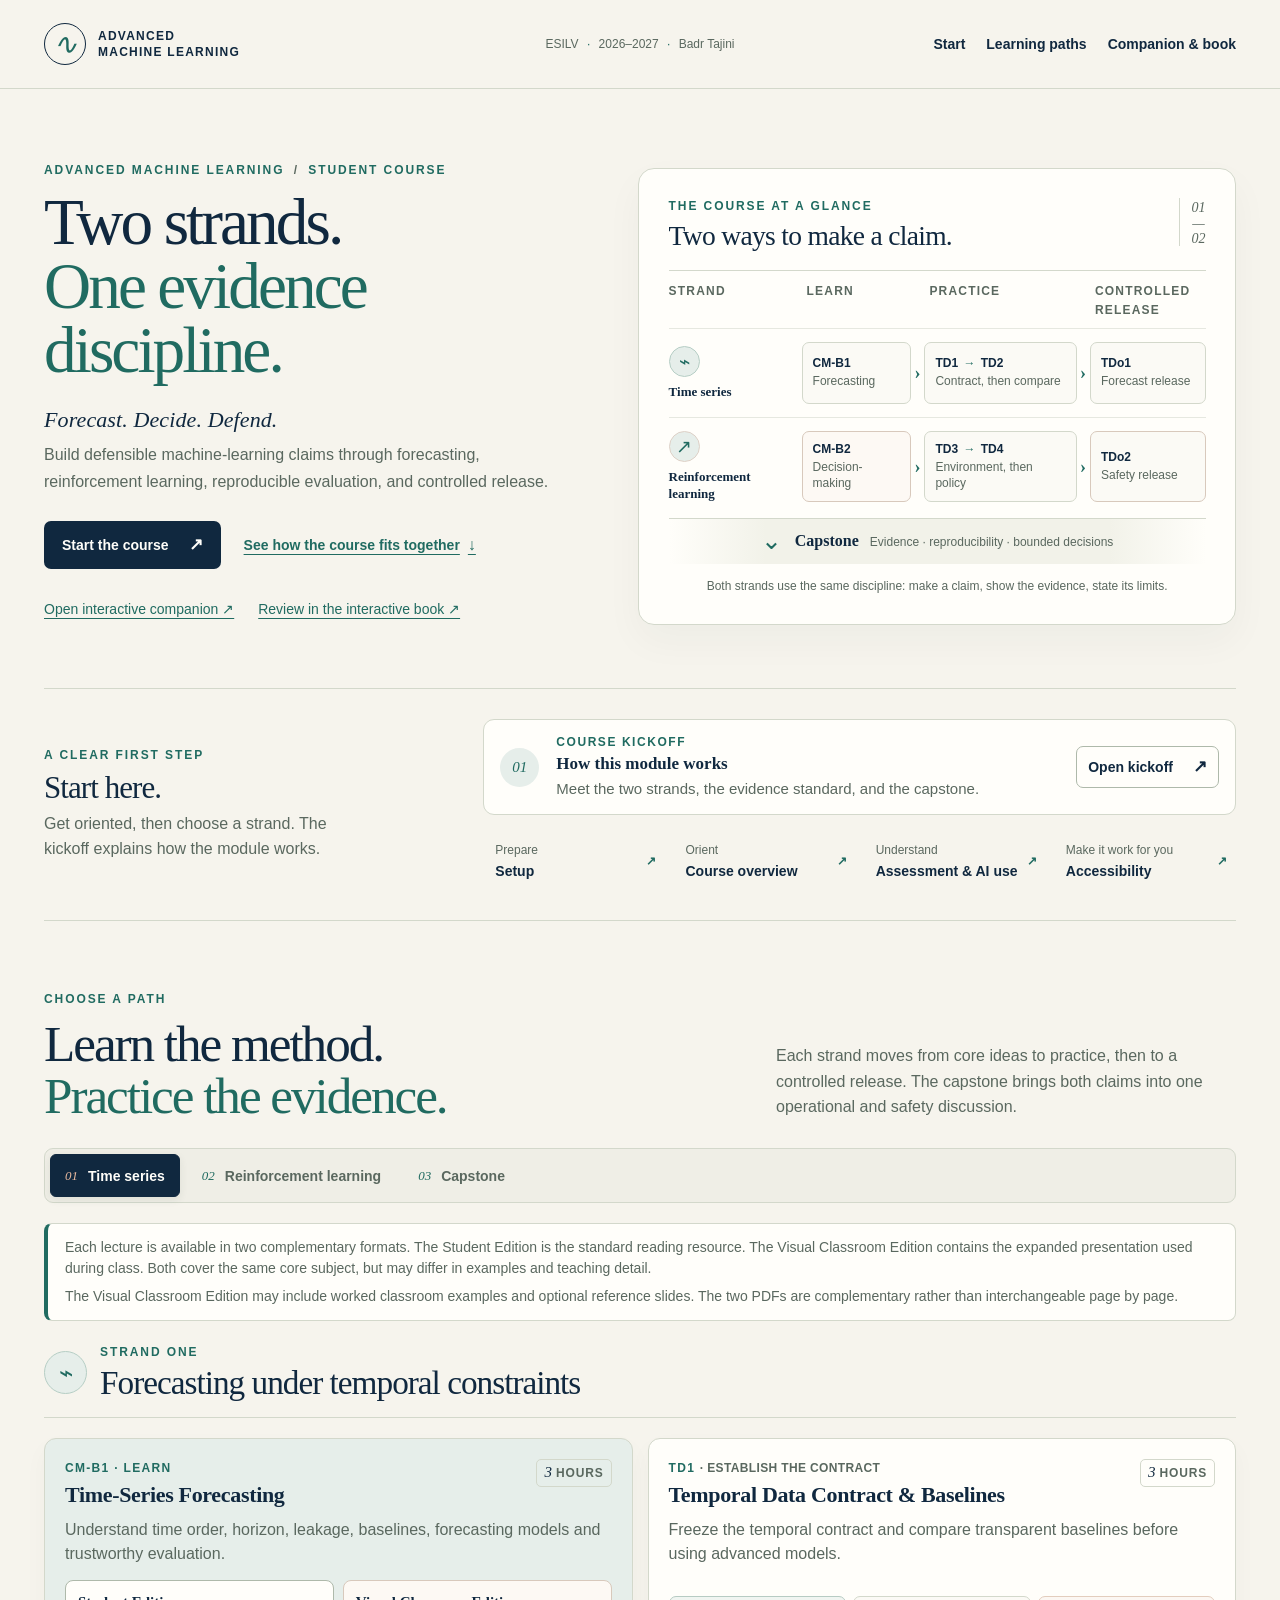
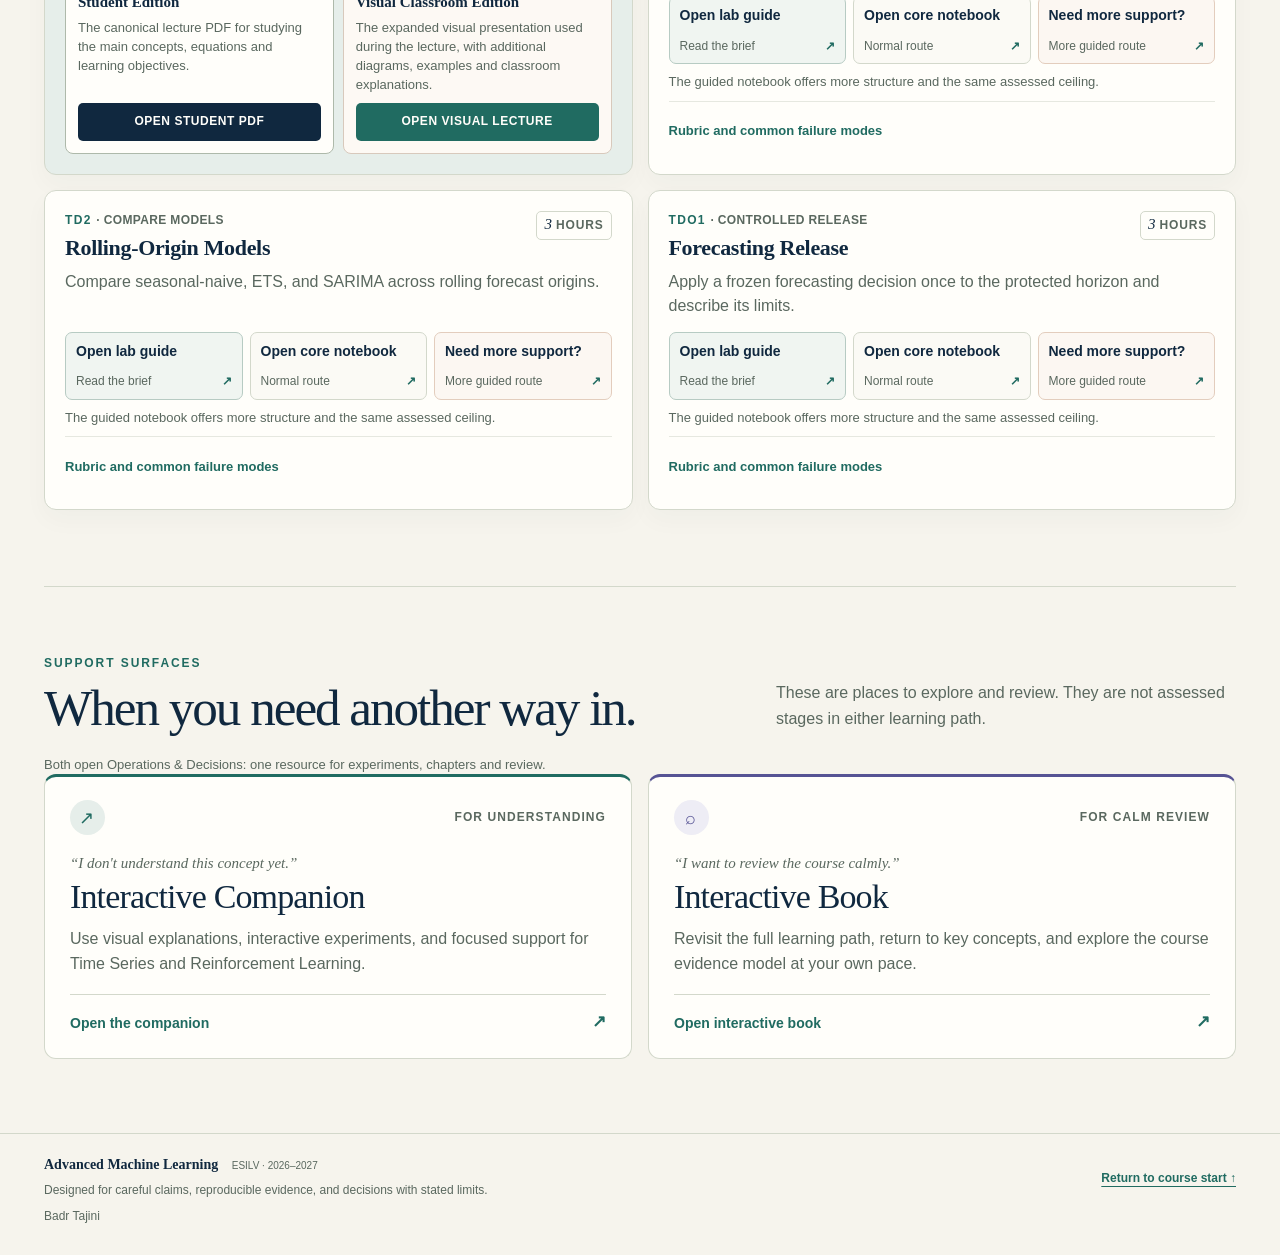
<file: index.html>
<!doctype html>
<html lang="en">
<head>
  <meta charset="utf-8">
  <meta name="viewport" content="width=device-width, initial-scale=1">
  <meta name="author" content="Badr Tajini">
  <meta name="description" content="Advanced Machine Learning at ESILV: forecasting, reinforcement learning, reproducible evidence, and controlled release.">
  <meta name="theme-color" content="#f6f4ed">
  <title>Advanced Machine Learning · ESILV 2026–2027</title>
  <link rel="stylesheet" href="home.css">
  <script src="home.js" defer></script>
</head>
<body>
  <a class="skip-link" href="#main">Skip to content</a>

  <header class="site-header">
    <a class="brand" href="#top" aria-label="Advanced Machine Learning home">
      <span class="brand-mark" aria-hidden="true">∿</span>
      <span class="brand-name">ADVANCED<br> MACHINE LEARNING</span>
    </a>
    <p class="course-credit">ESILV <span aria-hidden="true">·</span> 2026–2027 <span aria-hidden="true">·</span> Badr Tajini</p>
    <nav class="site-nav" aria-label="Course navigation">
      <a href="#start">Start</a>
      <a href="#journeys">Learning paths</a>
      <a href="#support-surfaces">Companion &amp; book</a>
    </nav>
  </header>

  <main id="main" tabindex="-1">
    <section class="hero" id="top" aria-labelledby="hero-title">
      <div class="hero-copy">
        <p class="eyebrow">Advanced Machine Learning <span aria-hidden="true">/</span> Student course</p>
        <h1 id="hero-title">Two strands.<br><em>One evidence</em><br><em>discipline.</em></h1>
        <p class="hero-mantra">Forecast. Decide. Defend.</p>
        <p class="hero-description">Build defensible machine-learning claims through forecasting, reinforcement learning, reproducible evaluation, and controlled release.</p>
        <div class="hero-actions">
          <a class="button button-primary" href="00_start/START_HERE.html">Start the course <span aria-hidden="true">↗</span></a>
          <a class="text-link" href="#learning-map">See how the course fits together <span aria-hidden="true">↓</span></a>
        </div>
        <p class="hero-support"><a href="interactive/index.html#welcome">Open interactive companion ↗</a><a href="interactive/index.html#evidence">Review in the interactive book ↗</a></p>
      </div>

      <figure class="learning-map" id="learning-map" aria-labelledby="map-title">
        <div class="map-heading">
          <div>
            <p class="eyebrow">The course at a glance</p>
            <h2 id="map-title">Two ways to make a claim.</h2>
          </div>
          <span class="map-index" aria-hidden="true">01<br>—<br>02</span>
        </div>

        <div class="phase-headings" aria-hidden="true">
          <span>Strand</span><span>Learn</span><span>Practice</span><span>Controlled release</span>
        </div>
        <div class="strand-row">
          <div class="strand-name"><span class="strand-glyph glyph-time" aria-hidden="true">⌁</span><span>Time series</span></div>
          <ol class="route-stages" aria-label="Time-series path: learn, practice, controlled release">
            <li class="route-stage"><span class="mobile-phase">Learn</span><strong>CM-B1</strong><small>Forecasting</small></li>
            <li class="route-stage"><span class="mobile-phase">Practice</span><strong>TD1 <i aria-hidden="true">→</i> TD2</strong><small>Contract, then compare</small></li>
            <li class="route-stage"><span class="mobile-phase">Controlled release</span><strong>TDo1</strong><small>Forecast release</small></li>
          </ol>
        </div>
        <div class="strand-row strand-row-rl">
          <div class="strand-name"><span class="strand-glyph glyph-rl" aria-hidden="true">↗</span><span>Reinforcement learning</span></div>
          <ol class="route-stages" aria-label="Reinforcement-learning path: learn, practice, controlled release">
            <li class="route-stage"><span class="mobile-phase">Learn</span><strong>CM-B2</strong><small>Decision-making</small></li>
            <li class="route-stage"><span class="mobile-phase">Practice</span><strong>TD3 <i aria-hidden="true">→</i> TD4</strong><small>Environment, then policy</small></li>
            <li class="route-stage"><span class="mobile-phase">Controlled release</span><strong>TDo2</strong><small>Safety release</small></li>
          </ol>
        </div>
        <div class="map-convergence">
          <span class="convergence-mark" aria-hidden="true">⌄</span>
          <p><strong>Capstone</strong><span>Evidence · reproducibility · bounded decisions</span></p>
        </div>
        <figcaption>Both strands use the same discipline: make a claim, show the evidence, state its limits.</figcaption>
      </figure>
    </section>

    <section class="start-section" id="start" aria-labelledby="start-title">
      <div class="start-intro">
        <p class="eyebrow">A clear first step</p>
        <h2 id="start-title">Start here.</h2>
        <p>Get oriented, then choose a strand. The kickoff explains how the module works.</p>
      </div>
      <article class="kickoff-card">
        <div class="kickoff-symbol" aria-hidden="true">01</div>
        <div class="kickoff-copy">
          <p class="card-overline">Course kickoff</p>
          <h3>How this module works</h3>
          <p>Meet the two strands, the evidence standard, and the capstone.</p>
        </div>
        <a class="button button-outline" href="lectures/Advanced_ML_Course_Kickoff.pdf">Open kickoff <span aria-hidden="true">↗</span></a>
      </article>
      <nav class="start-links" aria-label="Course essentials">
        <a href="00_start/SETUP.html"><span>Prepare</span><strong>Setup</strong><b aria-hidden="true">↗</b></span></a>
        <a href="00_start/SYLLABUS.html"><span>Orient</span><strong>Course overview</strong><b aria-hidden="true">↗</b></span></a>
        <a href="00_start/ASSESSMENT_AND_AI_USE_POLICY.html"><span>Understand</span><strong>Assessment &amp; AI use</strong><b aria-hidden="true">↗</b></span></a>
        <a href="04_student_support/ACCESSIBILITY_AND_INCLUSIVE_USE.html"><span>Make it work for you</span><strong>Accessibility</strong><b aria-hidden="true">↗</b></span></a>
      </nav>
    </section>

    <section class="journeys-section" id="journeys" aria-labelledby="journeys-title">
      <div class="section-heading">
        <div>
          <p class="eyebrow">Choose a path</p>
          <h2 id="journeys-title">Learn the method.<br><em>Practice the evidence.</em></h2>
        </div>
        <p>Each strand moves from core ideas to practice, then to a controlled release. The capstone brings both claims into one operational and safety discussion.</p>
      </div>

      <div class="journey-controls" role="group" aria-label="Choose a course journey">
        <button type="button" data-journey="time-series" aria-controls="panel-time-series" aria-pressed="true"><span>01</span> Time series</button>
        <button type="button" data-journey="rl" aria-controls="panel-rl" aria-pressed="false"><span>02</span> Reinforcement learning</button>
        <button type="button" data-journey="capstone" aria-controls="panel-capstone" aria-pressed="false"><span>03</span> Capstone</button>
      </div>

      <aside class="lecture-edition-note" aria-label="About the lecture editions">
        <p>Each lecture is available in two complementary formats. The Student Edition is the standard reading resource. The Visual Classroom Edition contains the expanded presentation used during class. Both cover the same core subject, but may differ in examples and teaching detail.</p>
        <p>The Visual Classroom Edition may include worked classroom examples and optional reference slides. The two PDFs are complementary rather than interchangeable page by page.</p>
      </aside>

      <section class="journey-panel" id="panel-time-series" data-panel="time-series" aria-labelledby="time-series-title">
        <header class="journey-panel-heading">
          <div class="journey-title-group"><span class="strand-glyph glyph-time" aria-hidden="true">⌁</span><div><p class="eyebrow">Strand one</p><h3 id="time-series-title">Forecasting under temporal constraints</h3></div></div>
        </header>
        <ol class="work-grid" aria-label="Time-series learning and practice sequence">
          <li>
            <article class="work-card lecture-card">
              <header class="work-card-header"><div><p class="work-code">CM-B1 · Learn</p><h4>Time-Series Forecasting</h4></div><p class="duration"><strong>3</strong><span>hours</span></p></header>
              <p class="work-goal">Understand time order, horizon, leakage, baselines, forecasting models and trustworthy evaluation.</p>
              <div class="lecture-editions" role="group" aria-label="CM-B1 lecture PDF options">
                <a class="lecture-edition" href="lectures/Advanced_ML_CM-B1_Time_Series.pdf" download>
                  <span class="edition-label">Student Edition</span>
                  <span class="edition-description">The canonical lecture PDF for studying the main concepts, equations and learning objectives.</span>
                  <span class="edition-action">OPEN STUDENT PDF</span>
                </a>
                <a class="lecture-edition edition-visual" href="lectures/Advanced_ML_CM-B1_Time_Series_Classroom_Visual.pdf" download>
                  <span class="edition-label">Visual Classroom Edition</span>
                  <span class="edition-description">The expanded visual presentation used during the lecture, with additional diagrams, examples and classroom explanations.</span>
                  <span class="edition-action">OPEN VISUAL LECTURE</span>
                </a>
              </div>
            </article>
          </li>
          <li>
            <article class="work-card">
              <header class="work-card-header"><div><p class="work-code">TD1 <span>· Establish the contract</span></p><h4>Temporal Data Contract &amp; Baselines</h4></div><p class="duration"><strong>3</strong><span>hours</span></p></header>
              <p class="work-goal">Freeze the temporal contract and compare transparent baselines before using advanced models.</p>
              <div class="resource-actions">
                <a class="resource-action action-guide" href="02_labs/TD1_temporal_data_baselines/README.html"><strong>Open lab guide</strong><span>Read the brief <b aria-hidden="true">↗</b></span></a>
                <a class="resource-action" href="02_labs/TD1_temporal_data_baselines/student_starter.ipynb"><strong>Open core notebook</strong><span>Normal route <b aria-hidden="true">↗</b></span></a>
                <a class="resource-action action-support" href="02_labs/TD1_temporal_data_baselines/support_starter.ipynb"><strong>Need more support?</strong><span>More guided route <b aria-hidden="true">↗</b></span></a>
              </div>
              <p class="support-note">The guided notebook offers more structure and the same assessed ceiling.</p>
              <details class="more-resources"><summary>Rubric and common failure modes</summary><div><a href="02_labs/TD1_temporal_data_baselines/rubric.html">Review the rubric</a><a href="02_labs/TD1_temporal_data_baselines/failure_modes.html">Check common failure modes</a></div></details>
            </article>
          </li>
          <li>
            <article class="work-card">
              <header class="work-card-header"><div><p class="work-code">TD2 <span>· Compare models</span></p><h4>Rolling-Origin Models</h4></div><p class="duration"><strong>3</strong><span>hours</span></p></header>
              <p class="work-goal">Compare seasonal-naive, ETS, and SARIMA across rolling forecast origins.</p>
              <div class="resource-actions">
                <a class="resource-action action-guide" href="02_labs/TD2_rolling_origin_models/README.html"><strong>Open lab guide</strong><span>Read the brief <b aria-hidden="true">↗</b></span></a>
                <a class="resource-action" href="02_labs/TD2_rolling_origin_models/student_starter.ipynb"><strong>Open core notebook</strong><span>Normal route <b aria-hidden="true">↗</b></span></a>
                <a class="resource-action action-support" href="02_labs/TD2_rolling_origin_models/support_starter.ipynb"><strong>Need more support?</strong><span>More guided route <b aria-hidden="true">↗</b></span></a>
              </div>
              <p class="support-note">The guided notebook offers more structure and the same assessed ceiling.</p>
              <details class="more-resources"><summary>Rubric and common failure modes</summary><div><a href="02_labs/TD2_rolling_origin_models/rubric.html">Review the rubric</a><a href="02_labs/TD2_rolling_origin_models/failure_modes.html">Check common failure modes</a></div></details>
            </article>
          </li>
          <li>
            <article class="work-card">
              <header class="work-card-header"><div><p class="work-code">TDo1 <span>· Controlled release</span></p><h4>Forecasting Release</h4></div><p class="duration"><strong>3</strong><span>hours</span></p></header>
              <p class="work-goal">Apply a frozen forecasting decision once to the protected horizon and describe its limits.</p>
              <div class="resource-actions">
                <a class="resource-action action-guide" href="02_labs/TDo1_forecasting_release/README.html"><strong>Open lab guide</strong><span>Read the brief <b aria-hidden="true">↗</b></span></a>
                <a class="resource-action" href="02_labs/TDo1_forecasting_release/student_starter.ipynb"><strong>Open core notebook</strong><span>Normal route <b aria-hidden="true">↗</b></span></a>
                <a class="resource-action action-support" href="02_labs/TDo1_forecasting_release/support_starter.ipynb"><strong>Need more support?</strong><span>More guided route <b aria-hidden="true">↗</b></span></a>
              </div>
              <p class="support-note">The guided notebook offers more structure and the same assessed ceiling.</p>
              <details class="more-resources"><summary>Rubric and common failure modes</summary><div><a href="02_labs/TDo1_forecasting_release/rubric.html">Review the rubric</a><a href="02_labs/TDo1_forecasting_release/failure_modes.html">Check common failure modes</a></div></details>
            </article>
          </li>
        </ol>
      </section>

      <section class="journey-panel" id="panel-rl" data-panel="rl" aria-labelledby="rl-title">
        <header class="journey-panel-heading">
          <div class="journey-title-group"><span class="strand-glyph glyph-rl" aria-hidden="true">↗</span><div><p class="eyebrow">Strand two</p><h3 id="rl-title">Sequential decisions under controlled evaluation</h3></div></div>
        </header>
        <ol class="work-grid" aria-label="Reinforcement-learning sequence">
          <li>
            <article class="work-card lecture-card">
              <header class="work-card-header"><div><p class="work-code">CM-B2 · Learn</p><h4>Reinforcement Learning</h4></div><p class="duration"><strong>3</strong><span>hours</span></p></header>
              <p class="work-goal">Understand MDPs, reward, value, Bellman reasoning, Q-learning and evaluation.</p>
              <div class="lecture-editions" role="group" aria-label="CM-B2 lecture PDF options">
                <a class="lecture-edition" href="lectures/Advanced_ML_CM-B2_Reinforcement_Learning.pdf" download>
                  <span class="edition-label">Student Edition</span>
                  <span class="edition-description">The canonical lecture PDF for studying the main concepts, equations and learning objectives.</span>
                  <span class="edition-action">OPEN STUDENT PDF</span>
                </a>
                <a class="lecture-edition edition-visual" href="lectures/Advanced_ML_CM-B2_Reinforcement_Learning_Classroom_Visual.pdf" download>
                  <span class="edition-label">Visual Classroom Edition</span>
                  <span class="edition-description">The expanded visual presentation used during the lecture, with additional diagrams, examples and classroom explanations.</span>
                  <span class="edition-action">OPEN VISUAL LECTURE</span>
                </a>
              </div>
            </article>
          </li>
          <li>
            <article class="work-card">
              <header class="work-card-header"><div><p class="work-code">TD3 <span>· Define the decision problem</span></p><h4>MDP, Reward &amp; Baselines</h4></div><p class="duration"><strong>3</strong><span>hours</span></p></header>
              <p class="work-goal">Verify the environment and compare transparent baseline policies.</p>
              <div class="resource-actions">
                <a class="resource-action action-guide" href="02_labs/TD3_mdp_reward_baselines/README.html"><strong>Open lab guide</strong><span>Read the brief <b aria-hidden="true">↗</b></span></a>
                <a class="resource-action" href="02_labs/TD3_mdp_reward_baselines/student_starter.ipynb"><strong>Open core notebook</strong><span>Normal route <b aria-hidden="true">↗</b></span></a>
                <a class="resource-action action-support" href="02_labs/TD3_mdp_reward_baselines/support_starter.ipynb"><strong>Need more support?</strong><span>More guided route <b aria-hidden="true">↗</b></span></a>
              </div>
              <p class="support-note">The guided notebook offers more structure and the same assessed ceiling.</p>
              <details class="more-resources"><summary>Rubric and common failure modes</summary><div><a href="02_labs/TD3_mdp_reward_baselines/rubric.html">Review the rubric</a><a href="02_labs/TD3_mdp_reward_baselines/failure_modes.html">Check common failure modes</a></div></details>
            </article>
          </li>
          <li>
            <article class="work-card">
              <header class="work-card-header"><div><p class="work-code">TD4 <span>· Learn a policy</span></p><h4>Tabular Q-Learning</h4></div><p class="duration"><strong>3</strong><span>hours</span></p></header>
              <p class="work-goal">Implement and evaluate explicit tabular Q-learning, then explain the policy it learned.</p>
              <div class="resource-actions">
                <a class="resource-action action-guide" href="02_labs/TD4_tabular_q_learning/README.html"><strong>Open lab guide</strong><span>Read the brief <b aria-hidden="true">↗</b></span></a>
                <a class="resource-action" href="02_labs/TD4_tabular_q_learning/student_starter.ipynb"><strong>Open core notebook</strong><span>Normal route <b aria-hidden="true">↗</b></span></a>
                <a class="resource-action action-support" href="02_labs/TD4_tabular_q_learning/support_starter.ipynb"><strong>Need more support?</strong><span>More guided route <b aria-hidden="true">↗</b></span></a>
              </div>
              <p class="support-note">The guided notebook offers more structure and the same assessed ceiling.</p>
              <details class="more-resources"><summary>Rubric and common failure modes</summary><div><a href="02_labs/TD4_tabular_q_learning/rubric.html">Review the rubric</a><a href="02_labs/TD4_tabular_q_learning/failure_modes.html">Check common failure modes</a></div></details>
            </article>
          </li>
          <li>
            <article class="work-card">
              <header class="work-card-header"><div><p class="work-code">TDo2 <span>· Controlled release</span></p><h4>RL Safety Release</h4></div><p class="duration"><strong>3</strong><span>hours</span></p></header>
              <p class="work-goal">Evaluate a frozen policy under controlled protected evaluation and state the safety limits.</p>
              <div class="resource-actions">
                <a class="resource-action action-guide" href="02_labs/TDo2_rl_safety_release/README.html"><strong>Open lab guide</strong><span>Read the brief <b aria-hidden="true">↗</b></span></a>
                <a class="resource-action" href="02_labs/TDo2_rl_safety_release/student_starter.ipynb"><strong>Open core notebook</strong><span>Normal route <b aria-hidden="true">↗</b></span></a>
                <a class="resource-action action-support" href="02_labs/TDo2_rl_safety_release/support_starter.ipynb"><strong>Need more support?</strong><span>More guided route <b aria-hidden="true">↗</b></span></a>
              </div>
              <p class="support-note">The guided notebook offers more structure and the same assessed ceiling.</p>
              <details class="more-resources"><summary>Rubric and common failure modes</summary><div><a href="02_labs/TDo2_rl_safety_release/rubric.html">Review the rubric</a><a href="02_labs/TDo2_rl_safety_release/failure_modes.html">Check common failure modes</a></div></details>
            </article>
          </li>
        </ol>
      </section>

      <section class="journey-panel capstone-panel" id="panel-capstone" data-panel="capstone" aria-labelledby="capstone-title">
        <header class="journey-panel-heading">
          <div class="journey-title-group"><span class="capstone-symbol" aria-hidden="true">∩</span><div><p class="eyebrow">The strands meet</p><h3 id="capstone-title">Bring both evidence strands together.</h3></div></div>
          <a class="lecture-link" href="03_capstone/student/CAPSTONE_BRIEF.html">Open the capstone brief <span aria-hidden="true">↗</span></a>
        </header>
        <p class="capstone-lede">Use the two release claims to frame a forecast-to-inventory operational and safety synthesis. The capstone connects the decisions and their limits; it does not claim an end-to-end model integration.</p>
        <div class="capstone-components" aria-label="Capstone components">
          <article><span>01 / TIME SERIES</span><h4>Forecast release claim</h4><p>Explain what the forecast supports, and where it stops.</p></article>
          <span class="plus-mark" aria-hidden="true">+</span>
          <article><span>02 / REINFORCEMENT LEARNING</span><h4>Policy release claim</h4><p>Explain the controlled evaluation and its safety limits.</p></article>
          <span class="plus-mark" aria-hidden="true">+</span>
          <article><span>03 / SYNTHESIS</span><h4>Operations &amp; safety</h4><p>Reason about forecast-informed inventory decisions within bounded evidence.</p></article>
        </div>
        <div class="capstone-actions"><a class="button button-primary" href="03_capstone/student/CAPSTONE_BRIEF.html">Read the capstone brief <span aria-hidden="true">↗</span></a><a class="text-link" href="03_capstone/student/RUBRIC.html">Review the rubric <span aria-hidden="true">↗</span></a></div>
      </section>
    </section>

    <section class="support-section" id="support-surfaces" aria-labelledby="support-title">
      <div class="section-heading support-heading">
        <div><p class="eyebrow">Support surfaces</p><h2 id="support-title">When you need another way in.</h2></div>
        <p>These are places to explore and review. They are not assessed stages in either learning path.</p>
      </div>
      <p class="support-note">Both open Operations &amp; Decisions: one resource for experiments, chapters and review.</p>
      <div class="support-grid">
        <article class="support-card companion-card">
          <div class="support-card-top"><span class="support-mark" aria-hidden="true">↗</span><span>For understanding</span></div>
          <p class="support-question">“I don't understand this concept yet.”</p>
          <h3>Interactive Companion</h3>
          <p>Use visual explanations, interactive experiments, and focused support for Time Series and Reinforcement Learning.</p>
          <a class="support-cta" href="interactive/index.html#welcome">Open the companion <span aria-hidden="true">↗</span></a>
        </article>
        <article class="support-card book-card">
          <div class="support-card-top"><span class="support-mark" aria-hidden="true">⌕</span><span>For calm review</span></div>
          <p class="support-question">“I want to review the course calmly.”</p>
          <h3>Interactive Book</h3>
          <p>Revisit the full learning path, return to key concepts, and explore the course evidence model at your own pace.</p>
          <a class="support-cta" href="interactive/index.html#evidence">Open interactive book <span aria-hidden="true">↗</span></a>
        </article>
      </div>
    </section>
  </main>

  <footer class="site-footer">
    <a class="footer-brand" href="#top">Advanced Machine Learning <span>ESILV · 2026–2027</span></a>
    <p>Designed for careful claims, reproducible evidence, and decisions with stated limits.</p>
    <a href="00_start/START_HERE.html">Return to course start ↑</a>
    <small>Badr Tajini</small>
  </footer>

  <noscript><p class="no-script-note">JavaScript is off. All three learning paths are shown on this page.</p><style>.journey-controls{display:none!important}</style></noscript>
</body>
</html>
</file>
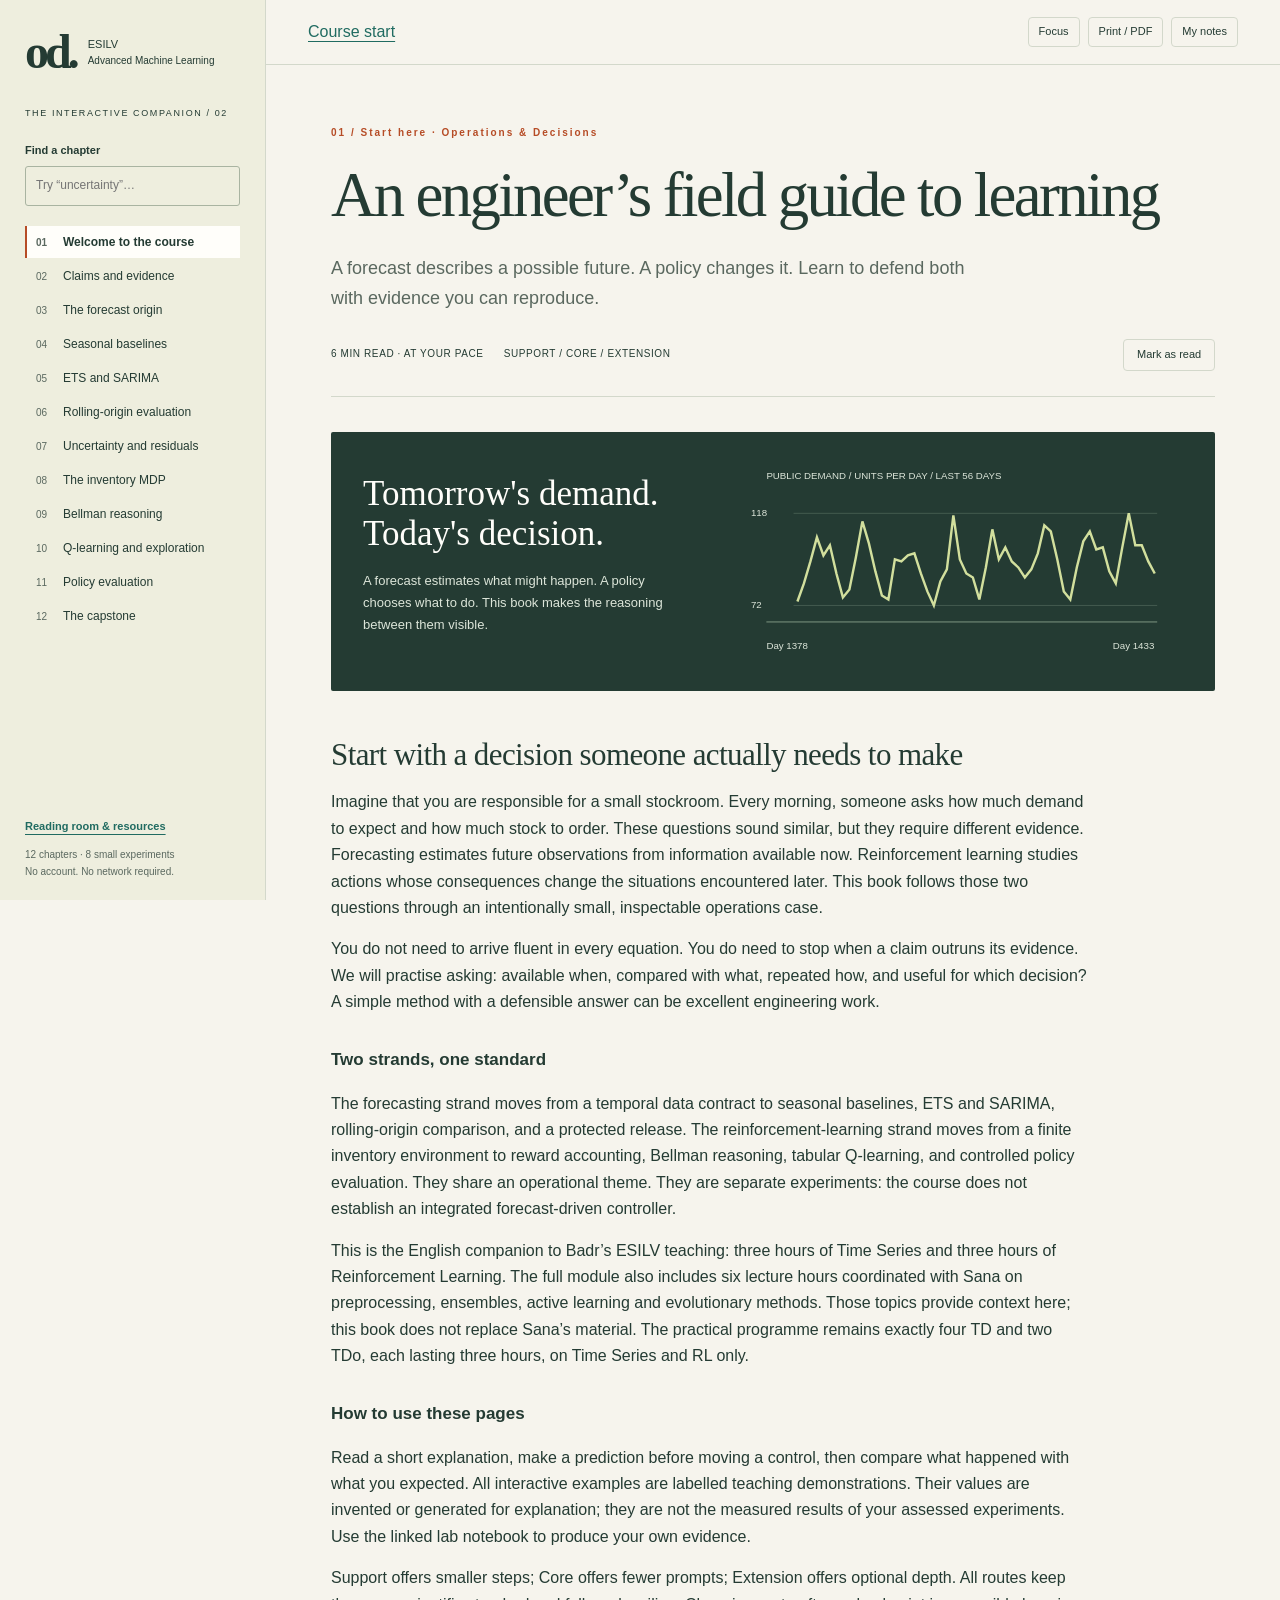
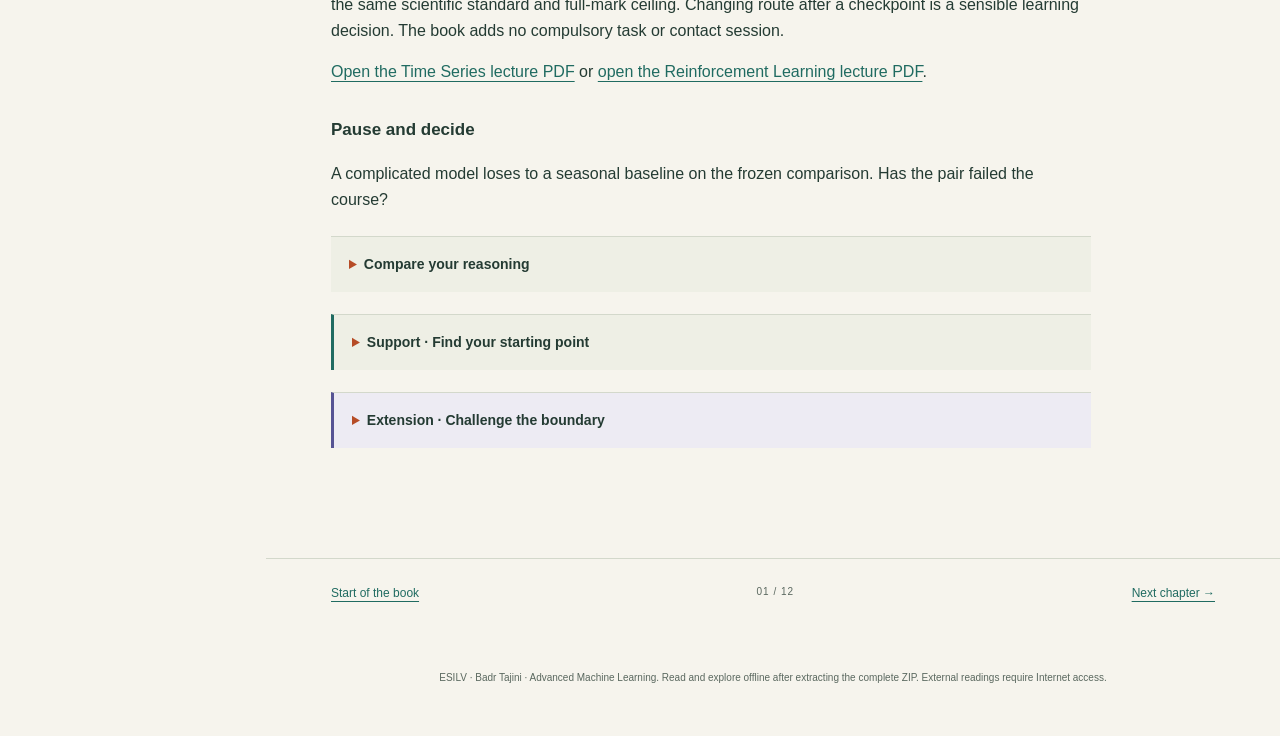
<file: interactive/index.html>
<!DOCTYPE html>

<html lang="en">
<head>
<meta charset="utf-8"/>
<meta content="width=device-width, initial-scale=1" name="viewport"/>
<meta content="light" name="color-scheme"/>
<meta content="An interactive companion to ESILV Advanced Machine Learning. Forecast demand, explore decisions, and build evidence you can defend." name="description"/>
<title>Operations &amp; Decisions · ESILV Advanced ML</title>
<link href="book.css" rel="stylesheet"/>
<link href="favicon.svg" rel="icon" type="image/svg+xml"/>
</head>
<body>
<a class="skip-link" href="#reading">Skip to the chapter</a>
<aside aria-label="Book navigation" class="sidebar">
<a class="brand" href="#welcome"><span aria-hidden="true" class="brand-mark">od.</span><span>ESILV<br/><strong>Advanced Machine Learning</strong></span></a>
<div class="book-label">THE INTERACTIVE COMPANION / 02</div>
<label class="search-label" for="chapter-search">Find a chapter</label>
<input autocomplete="off" id="chapter-search" placeholder="Try “uncertainty”…" type="search"/>
<nav aria-label="Chapters" id="chapter-nav"><a class="nav-link" data-search="an engineer’s field guide to learning a forecast describes a possible future. a policy changes it. learn to defend both with evidence you can reproduce. welcome to the course" href="#welcome"><span>01</span>Welcome to the course</a>
<a class="nav-link" data-search="a claim is a promise to show your working make each conclusion small enough to test and precise enough for someone else to reconstruct. claims and evidence" href="#evidence"><span>02</span>Claims and evidence</a>
<a class="nav-link" data-search="stand at the forecast origin a feature belongs in a forecast only if it could have been known when the decision was made. the forecast origin" href="#temporal"><span>03</span>The forecast origin</a>
<a class="nav-link" data-search="make the simple forecast difficult to beat mean, last-value and seasonal-naive forecasts expose what a more complex model actually adds. seasonal baselines" href="#baselines"><span>04</span>Seasonal baselines</a>
<a class="nav-link" data-search="two useful explanations of a series choose a small model family for a reason, then ask whether its assumptions survive the data. ets and sarima" href="#models"><span>05</span>ETS and SARIMA</a>
<a class="nav-link" data-search="rehearse the decision before the future arrives recreate several historical decision dates and keep every candidate inside the same information boundary. rolling-origin evaluation" href="#backtesting"><span>06</span>Rolling-origin evaluation</a>
<a class="nav-link" data-search="a forecast needs room to be wrong judge prediction intervals by what they cover, how wide they are, and whether their assumptions survive the task. uncertainty and residuals" href="#uncertainty"><span>07</span>Uncertainty and residuals</a>
<a class="nav-link" data-search="build a world small enough to inspect before asking an agent to learn, make the environment’s timing, state and cost accounting explicit. the inventory mdp" href="#mdp"><span>08</span>The inventory MDP</a>
<a class="nav-link" data-search="let tomorrow enter today’s calculation bellman reasoning links an immediate reward to the value of what can happen next. bellman reasoning" href="#bellman"><span>09</span>Bellman reasoning</a>
<a class="nav-link" data-search="learn from experience without mistaking luck for skill a sampled transition can update a value estimate. it cannot, by itself, establish that a policy is good. q-learning and exploration" href="#learning"><span>10</span>Q-learning and exploration</a>
<a class="nav-link" data-search="give every policy the same difficult day compare cost, service and failure cases on shared evaluation scenarios after learning has stopped. policy evaluation" href="#evaluation"><span>11</span>Policy evaluation</a>
<a class="nav-link" data-search="leave a decision someone else can defend curate the work already completed, connect claims to frozen artifacts, and make the limits useful to the next person. the capstone" href="#capstone"><span>12</span>The capstone</a></nav>
<p aria-live="polite" class="muted" id="search-status"></p>
<div class="sidebar-bottom"><a href="#library">Reading room &amp; resources</a><span>12 chapters · 8 small experiments<br/>No account. No network required.</span></div>
</aside>
<div class="page">
<header class="toolbar">
<button aria-controls="chapter-nav" aria-expanded="false" id="menu-toggle">Contents</button>
<a href="../index.html">Course start</a>
<div class="toolbar-actions"><button aria-pressed="false" id="focus-toggle">Focus</button><button id="print-book">Print / PDF</button><button aria-controls="notebook" aria-expanded="false" id="notes-toggle">My notes</button></div>
</header>
<main id="reading" tabindex="-1"><p class="print-reader-note">Printable companion · Open index.html in the same course folder for interactive experiments and course-file links. External reading links remain available in this PDF.</p><article class="chapter" data-summary="A forecast describes a possible future. A policy changes it. Learn to defend both with evidence you can reproduce." data-title="An engineer’s field guide to learning" id="welcome">
<div class="chapter-heading"><span class="eyebrow">01 / Start here · Operations &amp; Decisions</span><h1>An engineer’s field guide to learning</h1><p class="standfirst">A forecast describes a possible future. A policy changes it. Learn to defend both with evidence you can reproduce.</p></div>
<div class="chapter-meta"><span>6 MIN READ · AT YOUR PACE</span><span>SUPPORT / CORE / EXTENSION</span><button aria-pressed="false" class="read-mark" data-chapter="welcome">Mark as read</button></div>
<div class="hero-art"><div><h2>Tomorrow's demand.<br/>Today's decision.</h2><p>A forecast estimates what might happen. A policy chooses what to do. This book makes the reasoning between them visible.</p></div><svg aria-label="Last 56 days of the public development demand series" role="img" viewbox="0 0 450 210"><text fill="#dce5d9" font-size="10" x="20" y="20">PUBLIC DEMAND / UNITS PER DAY / LAST 56 DAYS</text><text fill="#dce5d9" font-size="10" x="4" y="58">118</text><text fill="#dce5d9" font-size="10" x="4" y="153">72</text><line opacity=".35" stroke="#7f9884" x1="48" x2="423" y1="55" y2="55"></line><line opacity=".35" stroke="#7f9884" x1="48" x2="423" y1="150" y2="150"></line><line stroke="#7f9884" x1="20" x2="423" y1="167" y2="167"></line><polyline fill="none" points="52.0,145.9 58.7,127.3 65.4,104.6 72.1,79.8 78.8,98.4 85.5,88.0 92.2,117.0 98.9,141.7 105.6,133.5 112.3,100.4 119.0,63.3 125.7,86.0 132.4,114.9 139.1,139.7 145.8,143.8 152.5,102.5 159.2,104.6 165.9,98.4 172.6,96.3 179.3,117.0 186.0,135.5 192.7,150.0 199.4,125.2 206.1,112.8 212.8,57.1 219.5,102.5 226.2,117.0 232.9,121.1 239.6,143.8 246.3,110.8 253.0,71.5 259.7,102.5 266.4,90.1 273.1,104.6 279.8,110.8 286.5,121.1 293.2,112.8 299.9,96.3 306.6,67.4 313.3,73.6 320.0,102.5 326.7,135.5 333.4,143.8 340.1,110.8 346.8,83.9 353.5,73.6 360.2,92.2 366.9,90.1 373.6,114.9 380.3,127.3 387.0,90.1 393.7,55.0 400.4,88.0 407.1,88.0 413.8,104.6 420.5,117.0" stroke="#d2df9d" stroke-width="2.5"></polyline><text fill="#dce5d9" font-size="10" x="20" y="195">Day 1378</text><text fill="#dce5d9" font-size="10" text-anchor="end" x="420" y="195">Day 1433</text></svg></div><div class="prose"><h2>Start with a decision someone actually needs to make</h2><p>Imagine that you are responsible for a small stockroom. Every morning, someone asks how much demand to expect and how much stock to order. These questions sound similar, but they require different evidence. Forecasting estimates future observations from information available now. Reinforcement learning studies actions whose consequences change the situations encountered later. This book follows those two questions through an intentionally small, inspectable operations case.</p><p>You do not need to arrive fluent in every equation. You do need to stop when a claim outruns its evidence. We will practise asking: available when, compared with what, repeated how, and useful for which decision? A simple method with a defensible answer can be excellent engineering work.</p><h3>Two strands, one standard</h3><p>The forecasting strand moves from a temporal data contract to seasonal baselines, ETS and SARIMA, rolling-origin comparison, and a protected release. The reinforcement-learning strand moves from a finite inventory environment to reward accounting, Bellman reasoning, tabular Q-learning, and controlled policy evaluation. They share an operational theme. They are separate experiments: the course does not establish an integrated forecast-driven controller.</p><p>This is the English companion to Badr’s ESILV teaching: three hours of Time Series and three hours of Reinforcement Learning. The full module also includes six lecture hours coordinated with Sana on preprocessing, ensembles, active learning and evolutionary methods. Those topics provide context here; this book does not replace Sana’s material. The practical programme remains exactly four TD and two TDo, each lasting three hours, on Time Series and RL only.</p><h3>How to use these pages</h3><p>Read a short explanation, make a prediction before moving a control, then compare what happened with what you expected. All interactive examples are labelled teaching demonstrations. Their values are invented or generated for explanation; they are not the measured results of your assessed experiments. Use the linked lab notebook to produce your own evidence.</p><p>Support offers smaller steps; Core offers fewer prompts; Extension offers optional depth. All routes keep the same scientific standard and full-mark ceiling. Changing route after a checkpoint is a sensible learning decision. The book adds no compulsory task or contact session.</p><p><a href="../lectures/Advanced_ML_CM-B1_Time_Series.pdf">Open the Time Series lecture PDF</a> or <a href="../lectures/Advanced_ML_CM-B2_Reinforcement_Learning.pdf">open the Reinforcement Learning lecture PDF</a>.</p><h3>Pause and decide</h3><p>A complicated model loses to a seasonal baseline on the frozen comparison. Has the pair failed the course?</p><details><summary>Compare your reasoning</summary><p>No. A sound comparison and an honest recommendation can meet the full Core standard. Hiding the baseline, changing the split after seeing results, or claiming improvement anyway would invalidate the scientific claim.</p></details><details class="support"><summary>Support · Find your starting point</summary><p>Begin with the diagnostic and identify one recovery need: indexing arrays, reading a probability, or interpreting an average error. Use the guided notebook for that need and explain one checkpoint aloud to your partner.</p></details><details class="extension"><summary>Extension · Challenge the boundary</summary><p>Sketch the additional experiment needed to connect forecasts to ordering decisions. Identify the baseline controller, decision metric and information boundary. This is an optional research question, not a new assessed deliverable.</p></details></div></article>
<article class="chapter" data-summary="Make each conclusion small enough to test and precise enough for someone else to reconstruct." data-title="A claim is a promise to show your working" id="evidence">
<div class="chapter-heading"><span class="eyebrow">02 / The course’s scientific contract</span><h1>A claim is a promise to show your working</h1><p class="standfirst">Make each conclusion small enough to test and precise enough for someone else to reconstruct.</p></div>
<div class="chapter-meta"><span>6 MIN READ · AT YOUR PACE</span><span>SUPPORT / CORE / EXTENSION</span><button aria-pressed="false" class="read-mark" data-chapter="evidence">Mark as read</button></div>
<div class="prose"><h2>What does “better” commit you to?</h2><p>A polished chart cannot tell us which data were used, whether the test influenced model selection, or whether the apparent winner was chosen after many unreported attempts. Those are questions about the experiment. Our evidence rule therefore travels with every substantive performance claim: identify the data or environment version, evaluation protocol, baseline, metric, repeated evidence, executable code and configuration, and one material limitation.</p><p>This sounds demanding because it is. It is also practical. When a result changes after an update, a precise claim tells you where to investigate. When it does not generalise, the declared boundary tells you which earlier conclusion can still stand.</p><h3>A toy claim, repaired</h3><p>Consider three invented development-origin MAEs for method A: 8, 10 and 12 demand units. The corresponding baseline MAEs are 10, 10 and 13 units. Their unweighted means are 10 and 11 units; A has lower mean error by 1 unit, or about 9.1% of the baseline mean. These arithmetic values illustrate a reporting choice. They are not course benchmark results.</p><p>“A is 9.1% better” conceals too much. A defensible sentence would state that A reduced mean origin-level MAE across these three specified development origins, with a tie on one origin and no protected-horizon conclusion yet. It would point to the configuration and fold table. Three dependent origins do not justify a universal superiority claim or a confident population-wide effect estimate.</p><h3>Keep the chain short and visible</h3><ol><li>Write the decision and comparison before running it.</li><li>Preserve the per-origin or per-episode evidence, including failures.</li><li>Record which frozen files produced each figure and metric.</li><li>Write the narrowest conclusion the evidence supports.</li><li>State what would reverse the recommendation.</li></ol><p>Your pair’s contribution and AI-use records belong in that chain. Record what a tool helped produce and how a person checked it. Explanations copied from a model are not a substitute for understanding the result. Both students must be able to explain the evidence at the submitted tag.</p><p>The <a href="https://www.nist.gov/itl/ai-risk-management-framework">NIST AI Risk Management Framework</a> is useful context for documenting intended use and evaluating risk. It is not a certificate earned by completing this course, and simulator results do not establish production safety.</p><h3>Pause and decide</h3><p>Your first run crashes at one origin. Removing that row improves the average and makes the chart tidy. What belongs in the portfolio?</p><details><summary>Compare your reasoning</summary><p>Keep the failed origin and its diagnostic. A repaired development run requires a recorded reason and a consistent rerun of the affected comparison. Do not silently score only the cases that favour a method. Protected evaluation cannot be reopened to improve the answer.</p></details><details class="support"><summary>Support · Build one evidence sentence</summary><p>Say: on these cases, under this rule, compared with this baseline, we observed this metric, but this limitation remains. Then point to the exact result row. Start with one sentence before building a larger table.</p></details><details class="extension"><summary>Extension · Audit a denominator</summary><p>Compare percentage reduction of aggregate MAE with the average of per-origin percentage reductions. Construct a small example where they differ. Explain which quantity the original claim promised and why changing it after inspection is problematic.</p></details></div></article>
<article class="chapter" data-summary="A feature belongs in a forecast only if it could have been known when the decision was made." data-title="Stand at the forecast origin" id="temporal">
<div class="chapter-heading"><span class="eyebrow">03 / Time Series · Information before algorithms</span><h1>Stand at the forecast origin</h1><p class="standfirst">A feature belongs in a forecast only if it could have been known when the decision was made.</p></div>
<div class="chapter-meta"><span>7 MIN READ · AT YOUR PACE</span><span>SUPPORT / CORE / EXTENSION</span><button aria-pressed="false" class="read-mark" data-chapter="temporal">Mark as read</button></div>
<section aria-label="Interactive Stand at the forecast origin" class="workshop" data-workshop="temporal"><p>Enable JavaScript for the experiment. The chapter below includes a worked example.</p></section><div class="prose"><h2>Borrow the planner’s calendar</h2><p>Suppose it is Sunday evening and you must forecast next Monday’s recorded demand, measured in units per day. Sunday is the forecast origin. Monday is horizon one; the following Sunday is horizon seven. Your information boundary closes on Sunday evening. A feature can appear in a spreadsheet today yet still have been unavailable at that historical origin.</p><p>A planned promotion may be available ahead of time if its schedule was actually fixed. Tomorrow’s realised sales are unavailable. A stockout flag observed after trading cannot be treated as a future-known input merely because the historical file contains it. Availability is a property of the decision process, not the column name.</p><h3>Inspect the index before the curve</h3><p>The assessed development series contains 1,433 consecutive daily observations; the final 28 target values are protected. Check that dates are unique, ordered and gap-free. Check units and missingness. Distinguish zero sales from a missing record. During a recorded stockout, observed sales can be lower than the demand customers would have expressed with unlimited stock. The course target remains recorded demand; do not rename it unconstrained demand.</p><p>In a toy week, recorded sales might be 8, 10, 9, 0, 11, 12 and 7 units. The zero could mean no customers, no stock, or a reporting failure. Those explanations imply different actions. Replacing zero with the surrounding average before asking why it occurred may make the curve smoother while making the problem less truthful.</p><h3>Decomposition helps you ask better questions</h3><p>An additive description writes observation as trend plus seasonal component plus remainder. It is a diagnostic view, not proof that the components are independent or causal. A weekly rhythm suggests a seven-day baseline; a lasting level shift suggests that old history may be less representative. A remainder can still contain predictive structure.</p><p>The workshop lets you inspect a visible past and future boundary. Predict which features become unavailable when you move the origin backwards. The illustration explains leakage; it does not choose the assessed split for you. In <a href="../02_labs/TD1_temporal_data_baselines/README.html">TD1</a>, write the availability contract before building baselines.</p><h3>Pause and decide</h3><p>You impute a missing Tuesday value using Wednesday’s realised demand, then evaluate a Tuesday-morning forecast. Is the error estimate operationally meaningful?</p><details><summary>Compare your reasoning</summary><p>No. Wednesday supplies future information relative to the decision. Reconstruct preprocessing using only information available at each origin, and record which missingness assumption you made. A transformation fitted on all dates can leak just as a raw future column can.</p></details><details class="support"><summary>Support · Draw one boundary</summary><p>Write the origin on paper. Put each candidate value on its true availability date. If that date lies after the origin, keep the value out of the forecast input. Repeat with a known holiday and an observed stockout.</p></details><details class="extension"><summary>Extension · Data can arrive late</summary><p>Design an availability-time column for a report published two days after the observation date. Explain how a valid rolling backtest changes when records can be revised. No extra dataset or assessed experiment is required.</p></details></div></article>
<article class="chapter" data-summary="Mean, last-value and seasonal-naive forecasts expose what a more complex model actually adds." data-title="Make the simple forecast difficult to beat" id="baselines">
<div class="chapter-heading"><span class="eyebrow">04 / Time Series · Baselines and honest indexing</span><h1>Make the simple forecast difficult to beat</h1><p class="standfirst">Mean, last-value and seasonal-naive forecasts expose what a more complex model actually adds.</p></div>
<div class="chapter-meta"><span>7 MIN READ · AT YOUR PACE</span><span>SUPPORT / CORE / EXTENSION</span><button aria-pressed="false" class="read-mark" data-chapter="baselines">Mark as read</button></div>
<section aria-label="Interactive Make the simple forecast difficult to beat" class="workshop" data-workshop="seasonal"><p>Enable JavaScript for the experiment. The chapter below includes a worked example.</p></section><div class="prose"><h2>A baseline is a serious competitor</h2><p>Before fitting a model with many moving parts, ask what could be predicted with one transparent rule. The historical mean assumes that a stable central level is useful. Last-value forecasting carries the most recent observation forward. Seasonal-naive forecasting repeats the most recently observed position in the seasonal cycle. These are three different assumptions, not three versions of doing nothing.</p><p>For a toy Monday-to-Sunday week with demand 10, 12, 11, 13, 16, 20 and 14 units per day, the historical mean of this seven-day history is about 13.71 units. Last-value predicts 14 for every future day. Seasonal-naive predicts 10 for next Monday, 12 for Tuesday, and so on. These are invented teaching values, not measured forecasts from the course dataset.</p><h3>Seven days is a cycle, not permission to read ahead</h3><p>At origin T, a weekly seasonal-naive forecast uses the latest observed matching weekday. For any positive integer horizon h, its index is <code>T + h − 7 × ceil(h / 7)</code>. The ceiling is the smallest integer at least as large as its argument. At h = 1 the source is T − 6; at h = 7 it is T; at h = 8 it returns to T − 6. Every copied observation is at or before T.</p><p>The tempting expression <code>y[T + h − 7]</code> fails beyond the first week: h = 8 reads T + 1, a future observation. The interactive example makes that boundary visible. Try predicting the day-eight value before extending the horizon.</p><h3>Measure error in a unit someone understands</h3><p>Mean absolute error is the average of absolute forecast errors. If toy actual values are 12 and 18 units and forecasts are 10 and 15, MAE is (2 + 3) / 2 = 2.5 demand units. It says nothing by itself about stockout cost, uncertainty or performance at another horizon. The assessed labs use MAE as the primary metric and sMAPE as a diagnostic; sMAPE also needs a declared convention at zero denominators.</p><p><a href="../02_labs/TD1_temporal_data_baselines/README.html">TD1</a> compares all three rules on the same last 28 days of the public development series. That block is not the separate protected 28-day release. For a formal reference, see <a href="https://otexts.com/fpp3/simple-methods.html">FPP3 on simple forecasting methods</a>.</p><h3>Pause and decide</h3><p>A model has MAE 4 on one block while seasonal-naive has MAE 5 on a different block. What improvement can you claim?</p><details><summary>Compare your reasoning</summary><p>No fair paired improvement is established. Different periods may differ in difficulty. Compare both methods on the same origins, dates and target definition before attributing the difference to the model.</p></details><details class="support"><summary>Support · Follow the weekday</summary><p>Label seven cards Monday through Sunday. Place the last observed week on those cards. Repeat the same cards for each future week without taking a new observation from the future.</p></details><details class="extension"><summary>Extension · Find where the baseline fails</summary><p>Describe a sudden level shift and a changing seasonal pattern that would defeat the repeating-week assumption. Propose one predeclared diagnostic slice while leaving the frozen comparison block intact.</p></details></div></article>
<article class="chapter" data-summary="Choose a small model family for a reason, then ask whether its assumptions survive the data." data-title="Two useful explanations of a series" id="models">
<div class="chapter-heading"><span class="eyebrow">05 / Time Series · ETS, SARIMA and diagnostics</span><h1>Two useful explanations of a series</h1><p class="standfirst">Choose a small model family for a reason, then ask whether its assumptions survive the data.</p></div>
<div class="chapter-meta"><span>8 MIN READ · AT YOUR PACE</span><span>SUPPORT / CORE / EXTENSION</span><button aria-pressed="false" class="read-mark" data-chapter="models">Mark as read</button></div>
<div class="prose"><h2>Let the structure suggest a candidate</h2><p>ETS and SARIMA provide different ways to describe temporal structure. Exponential smoothing updates estimates of level, trend and seasonality as observations arrive. ARIMA models dependence after any chosen differencing; SARIMA adds seasonal dependence. Neither family earns preference from its name. The useful question is which assumptions are plausible and which failures you can detect.</p><h3>ETS: adapt the components</h3><p>Consider a toy simple-smoothing update with previous level 20 units, new observation 26 units and smoothing weight 0.25. The revised level is 0.25 × 26 + 0.75 × 20 = 21.5 units. A smaller weight changes the estimate more slowly. This arithmetic illustrates the level component only; it is not the complete seasonal ETS model used in TD2.</p><p>A trend component can carry systematic movement forward; a damped trend moderates long-horizon extrapolation. Additive seasonality represents roughly constant seasonal amplitude. Multiplicative structure represents amplitude tied to the level and requires appropriate data conditions. A model that smooths gradual change can still struggle with an abrupt policy shift.</p><h3>SARIMA: describe dependence after transformation</h3><p>First differencing studies changes between consecutive observations. Seasonal differencing compares corresponding positions one seasonal period apart. Stationarity here concerns stable mean, variance and lag covariance; it is a modelling condition, not a synonym for a flat-looking chart. Differencing without a reason can add noise.</p><p>In SARIMA(p,d,q)(P,D,Q) with period m, lowercase orders describe ordinary autoregression, differencing and moving-average error terms; uppercase orders describe their seasonal counterparts. The course’s bounded Core candidate is SARIMA(1,1,1)(1,0,1) with m = 7. Its coefficients describe statistical dependence, not causal effects of interventions.</p><h3>Use plots to propose, not to certify</h3><p>The ACF measures correlation at different lags. The PACF asks what a lag adds after accounting for intermediate lags. A seasonal peak is a useful clue; it is not a model-selection verdict. Residual plots can reveal remaining structure, and a Ljung–Box test can reject a specified joint zero-autocorrelation hypothesis. Failing to reject that hypothesis does not prove independence or predictive adequacy.</p><p>In <a href="../02_labs/TD2_rolling_origin_models/README.html">TD2</a>, compare seasonal-naive, additive ETS and the bounded SARIMA candidate at identical origins. Keep convergence warnings and failed fits visible. Consult <a href="https://www.statsmodels.org/stable/tsa.html">statsmodels’ time-series documentation</a> when checking the precise API and model assumptions.</p><h3>Pause and decide</h3><p>Two models have plausible residual plots, but one has lower fitting error. Is the selection finished?</p><details><summary>Compare your reasoning</summary><p>No. Fitting error reuses the training observations. The candidates still need the shared rolling-origin comparison at the declared forecast horizon. Diagnostics can disqualify a model or limit its interpretation without determining the winner alone.</p></details><details class="support"><summary>Support · Translate a model into one sentence</summary><p>For ETS, say which component may change. For SARIMA, say which dependence is modelled after differencing. If either sentence is unclear, sketch a level shift and weekly pattern before reading more notation.</p></details><details class="extension"><summary>Extension · Sharpen one assumption</summary><p>Predeclare one alternative seasonal order or damping choice and its compute budget. Explain the failure pattern that motivates it. Compare under the same development protocol only after valid Core evidence.</p></details></div></article>
<article class="chapter" data-summary="Recreate several historical decision dates and keep every candidate inside the same information boundary." data-title="Rehearse the decision before the future arrives" id="backtesting">
<div class="chapter-heading"><span class="eyebrow">06 / Time Series · Rolling origins</span><h1>Rehearse the decision before the future arrives</h1><p class="standfirst">Recreate several historical decision dates and keep every candidate inside the same information boundary.</p></div>
<div class="chapter-meta"><span>7 MIN READ · AT YOUR PACE</span><span>SUPPORT / CORE / EXTENSION</span><button aria-pressed="false" class="read-mark" data-chapter="backtesting">Mark as read</button></div>
<section aria-label="Interactive Rehearse the decision before the future arrives" class="workshop" data-workshop="rolling"><p>Enable JavaScript for the experiment. The chapter below includes a worked example.</p></section><div class="prose"><h2>A backtest is a rehearsal with a locked script</h2><p>Imagine standing at an earlier date with the future temporarily covered. Fit only on the visible history, forecast the next declared horizon, and compare with the observations that later occurred. Then move the origin forward and repeat. Rolling-origin evaluation makes this rehearsal explicit. It does not remove every uncertainty: nearby origins share history, and one series may represent only a narrow operating context.</p><p>A toy example uses 35 days of data and a seven-day forecast horizon. With a training window ending on day 21, forecast days 22–28. At the next origin, train through day 28 and forecast days 29–35. An expanding window keeps earlier history; a fixed-width window discards old observations. Either is a protocol choice that must be made before comparing outcomes.</p><h3>The assessed course uses three distinct boundaries</h3><table><caption>Do not mix development evidence with protected release evidence</caption><thead><tr><th scope="col">Stage</th><th scope="col">Cases</th><th scope="col">Purpose</th></tr></thead><tbody><tr><td>TD1</td><td>One 28-day public development block</td><td>Establish baseline behaviour</td></tr><tr><td>TD2</td><td>Three origins, 14 days per origin</td><td>Compare and freeze model selection</td></tr><tr><td>TDo1</td><td>One separate protected 28-day horizon</td><td>Evaluate the frozen release</td></tr></tbody></table><p>TD2 uses training lengths 1,250, 1,310 and 1,370 observations. Each candidate receives the same history and predicts the same next 14 dates. Three candidates across three origins produce nine fold rows. Preserve all rows and warnings. Forty-two forecast cases per model do not constitute 42 independent replications.</p><h3>Read the distribution before announcing a winner</h3><p>For invented origin-level MAEs, model A might achieve 3, 4 and 14 units while model B achieves 6, 7 and 8. Both average 7 units, but A has a more severe failure origin. The next step is to inspect that period, not to invent a universal rule that the smoother method must win. Your decision depends on the declared loss, operational constraints and evidence.</p><p>The workshop shows which dates enter training and evaluation as an origin moves. Its small timeline is a teaching model. The exact assessed protocol is in <a href="../02_labs/TD2_rolling_origin_models/README.html">TD2</a>; <a href="https://otexts.com/fpp3/tscv.html">FPP3’s time-series cross-validation chapter</a> explains the general principle.</p><h3>Pause and decide</h3><p>The protected 28-day score disappoints you. Can you choose another SARIMA order and submit a better final chart?</p><details><summary>Compare your reasoning</summary><p>No. That score is release evidence for the frozen decision. Record the disappointing result and revise the recommendation. A newly tuned model would require a new, independently protected evaluation before supporting a new final claim.</p></details><details class="support"><summary>Support · Audit one row</summary><p>Write the final training date, first forecast date and final forecast date on one line. Verify that training ends before forecasting starts and that every candidate shares those dates.</p></details><details class="extension"><summary>Extension · Dependence matters</summary><p>Explain why overlapping forecast horizons complicate uncertainty estimates for aggregate error. Sketch a more separated origin design and identify its trade-off in the number and representativeness of cases.</p></details></div></article>
<article class="chapter" data-summary="Judge prediction intervals by what they cover, how wide they are, and whether their assumptions survive the task." data-title="A forecast needs room to be wrong" id="uncertainty">
<div class="chapter-heading"><span class="eyebrow">07 / Time Series · Intervals and operational limits</span><h1>A forecast needs room to be wrong</h1><p class="standfirst">Judge prediction intervals by what they cover, how wide they are, and whether their assumptions survive the task.</p></div>
<div class="chapter-meta"><span>7 MIN READ · AT YOUR PACE</span><span>SUPPORT / CORE / EXTENSION</span><button aria-pressed="false" class="read-mark" data-chapter="uncertainty">Mark as read</button></div>
<section aria-label="Interactive A forecast needs room to be wrong" class="workshop" data-workshop="intervals"><p>Enable JavaScript for the experiment. The chapter below includes a worked example.</p></section><div class="prose"><h2>One number hides several possible futures</h2><p>A point forecast of 30 units does not distinguish a stable process from one that often produces 10 or 50. A prediction interval describes uncertainty about a future observation under a specified method and assumptions. It is different from a confidence interval for an estimated mean. Operationally, the distinction matters: planning stock for the uncertainty of an average can understate the variability of tomorrow’s demand.</p><p>For a toy calculation only, suppose future observations are normally distributed with known mean 30 units and standard deviation 5 units. A central 95% interval is approximately 30 ± 1.96 × 5, or 20.2–39.8 units; its width is 19.6 units. Real demand need not be normal, parameters are estimated, and abrupt changes can invalidate the assumptions. This calculation does not establish the calibration of the course’s SARIMA intervals.</p><h3>Coverage and width belong together</h3><p>Empirical coverage is the fraction of evaluated observations inside their corresponding intervals. If 17 of 20 toy observations fall inside nominal 95% intervals, observed coverage is 85%. That small sample raises a question; it does not precisely determine long-run coverage. An interval spanning every plausible value can cover well while being too broad to guide a decision.</p><p>Inspect coverage and width together, by horizon when evidence permits. Keep lower and upper bounds aligned with dates. Nested 80% and 95% intervals should remain nested. Clipping negative forecasts or bounds changes the forecasting procedure and may affect coverage; document the transformation rather than treating it as cosmetic formatting.</p><h3>What the course permits you to conclude</h3><p>In <a href="../02_labs/TDo1_forecasting_release/README.html">TDo1</a>, reuse TD2’s three 14-day origins and existing point-metric evidence. Report 80% and 95% interval coverage only for methods that actually provide those intervals. Three origins and 42 dependent cases are limited development evidence.</p><p>The frozen release rule prefers SARIMA for interval-aware release only when its mean development MAE is within 5% of the best candidate. Otherwise document the fallback and its uncertainty limitation. Generate the separate 28-day release once after freezing that rule; do not reopen model selection. See <a href="https://otexts.com/fpp3/prediction-intervals.html">FPP3 on distributional forecasts and prediction intervals</a> for the underlying interpretation.</p><h3>Pause and decide</h3><p>Method A has narrow intervals and 60% observed coverage; method B has wider intervals and 93% coverage, both labelled 95%. Can width alone select A?</p><details><summary>Compare your reasoning</summary><p>No. Narrowness is useful only alongside credible coverage and an appropriate decision context. Inspect the sample size, horizons and failures before choosing either method. Neither observed percentage alone establishes production calibration.</p></details><details class="support"><summary>Support · Count before interpreting</summary><p>For each toy case, check whether lower bound ≤ observation ≤ upper bound. Count the successful cases and divide by the total. Then calculate each interval’s width. These are two different questions.</p></details><details class="extension"><summary>Extension · Challenge the interval method</summary><p>Describe how heavy tails, a level shift or stockout censoring could undermine a normal interval. Propose one development-only diagnostic while keeping the point forecasts and selection protocol frozen.</p></details></div></article>
<article class="chapter" data-summary="Before asking an agent to learn, make the environment’s timing, state and cost accounting explicit." data-title="Build a world small enough to inspect" id="mdp">
<div class="chapter-heading"><span class="eyebrow">08 / Reinforcement Learning · State, action and reward</span><h1>Build a world small enough to inspect</h1><p class="standfirst">Before asking an agent to learn, make the environment’s timing, state and cost accounting explicit.</p></div>
<div class="chapter-meta"><span>8 MIN READ · AT YOUR PACE</span><span>SUPPORT / CORE / EXTENSION</span><button aria-pressed="false" class="read-mark" data-chapter="mdp">Mark as read</button></div>
<section aria-label="Interactive Build a world small enough to inspect" class="workshop" data-workshop="inventory"><p>Enable JavaScript for the experiment. The chapter below includes a worked example.</p></section><div class="prose"><h2>The action changes what happens next</h2><p>Forecasting estimates observations; a policy selects actions. In inventory control, ordering today affects immediate expense, available stock, unmet demand and tomorrow’s state. A Markov decision process makes the experiment’s contract explicit: states, valid actions, transition and reward rules, and the discount factor used to value future consequences.</p><p>The course environment is deliberately finite. Stock ranges from 0 to 8 units, the observed demand regime is low or high, and the action indexes an order of 0, 1 or 2 units. The state is the pair <code>(stock_level, demand_regime)</code>, giving 18 states. The regime persists probabilistically. Stock alone therefore omits information relevant to the next demand distribution.</p><h3>Audit the order of events</h3><p>Replenishment arrives immediately and available stock is capped at 8. Demand is sampled conditional on the current regime. Available units serve demand; remaining units are held and shortages are counted. The next regime is then sampled. This timing is part of the environment version. Delaying replenishment by a day would define a different problem.</p><p>One-step cost is 0.45 cost units per ordered unit, plus 0.30 per unit held after demand, plus 3.00 per unit of unmet demand. Reward is negative cost. These coefficients are teaching assumptions, not a claim about a real company’s prices.</p><h3>Work one transition by hand</h3><p>In a toy transition consistent with that contract, stock is 1 unit and the action orders 2. Available stock becomes 3. If demand is 3, all three units are served, no stock remains, and no demand is unmet. Cost is 0.90 and reward is −0.90. If the same demand had followed an order of zero, only one unit would be served: two units would be unmet, costing 6.00. This compares immediate outcomes only; it does not prove the optimal long-run action.</p><p>Near capacity, the environment charges the ordered quantity even when the cap prevents all of it from increasing available stock. Inspect that assumption. Do not silently repair the simulator to match an imagined warehouse. The workshop exposes one transition; <a href="../02_labs/TD3_mdp_reward_baselines/README.html">TD3</a> requires you to test the full public contract and compare transparent baselines.</p><h3>Pause and decide</h3><p>Two states have the same stock but different observed demand regimes. Should their actions necessarily be identical?</p><details><summary>Compare your reasoning</summary><p>No. The regimes imply different transition and demand probabilities. A policy may choose the same action in both states, but the representation must permit a justified difference. Omitting the regime changes the intended Markov state.</p></details><details class="support"><summary>Support · Follow units through the shelf</summary><p>Track beginning stock, ordered units, available units, served demand, remaining stock and unmet demand separately. Reconstruct each cost term before discussing learning.</p></details><details class="extension"><summary>Extension · Find the missing state</summary><p>Suppose orders arrive after two days. Explain why current stock and regime are no longer sufficient and identify the smallest pipeline information a state would need. This is an optional alternative model, not a change to the assessed environment.</p></details></div></article>
<article class="chapter" data-summary="Bellman reasoning links an immediate reward to the value of what can happen next." data-title="Let tomorrow enter today’s calculation" id="bellman">
<div class="chapter-heading"><span class="eyebrow">09 / Reinforcement Learning · Return and value</span><h1>Let tomorrow enter today’s calculation</h1><p class="standfirst">Bellman reasoning links an immediate reward to the value of what can happen next.</p></div>
<div class="chapter-meta"><span>7 MIN READ · AT YOUR PACE</span><span>SUPPORT / CORE / EXTENSION</span><button aria-pressed="false" class="read-mark" data-chapter="bellman">Mark as read</button></div>
<section aria-label="Interactive Let tomorrow enter today’s calculation" class="workshop" data-workshop="bellman"><p>Enable JavaScript for the experiment. The chapter below includes a worked example.</p></section><div class="prose"><h2>A cheap action today can be expensive over time</h2><p>A policy tells us which action to take. A value estimates the discounted return obtained by following a specified continuation. For rewards R1, R2, R3 and discount factor γ, a three-step illustrative return is R1 + γR2 + γ²R3. Discounting makes the time preference explicit; it does not turn a poor reward definition into a good objective.</p><p>Take invented rewards −2, −1 and −3 cost units and γ = 0.9. The three-step return is −2 − 0.9 − 2.43 = −5.33 cost units. All else equal, a less negative return is preferable. This short calculation is a teaching example, not a measured policy result or the full continuing-task return.</p><p>The interactive widget previews the sampled Q-learning update developed in the next chapter. It adds a learning rate to the immediate-reward-plus-continuation target. Read the expectation example here first, then use the widget to compare true termination with truncation.</p><h3>Value is recursive</h3><p>Bellman expectation asks for immediate reward plus discounted next-state value, averaged over the actions a given policy takes and the transitions the environment produces. Bellman optimality changes the continuation to the best available next action. The expectation over possible transitions and the maximum over possible actions perform different jobs.</p><p>For a separate toy action, suppose immediate reward is −2. Its next state is A with probability 0.75 and B with probability 0.25. Suppose the proposed continuation values are −4 and −8 cost units. Expected continuation is −5, so with γ = 0.9 this action’s one-step backup is −2 + 0.9 × (−5) = −6.5. It is a backup using supplied estimates; it is not proof that those estimates are correct or optimal.</p><h3>Do not confuse the recorder stopping with the world ending</h3><p>The course environment models a continuing task through 40-step recorded rollouts. It reports truncation at the time limit, not true termination. A learning update therefore retains the continuation estimate at that boundary. A genuinely terminal transition has no future return and removes that continuation. The rollout loop still stops when either flag is raised; stopping data collection and zeroing future value are different decisions.</p><p>The <a href="https://gymnasium.farama.org/tutorials/gymnasium_basics/handling_time_limits/">Gymnasium time-limit guide</a> explains this distinction. For the foundations of return and Bellman equations, use <a href="https://incompleteideas.net/book/the-book-2nd.html">Sutton and Barto’s author-hosted textbook page</a>. If that host is unavailable, use the <a href="https://mitpress.mit.edu/9780262039246/reinforcement-learning/">verified MIT Press publisher record and access links</a>; the publisher record does not by itself guarantee full-text access.</p><h3>Pause and decide</h3><p>Your notebook reaches step 40 with a healthy stockroom. Should its continuation value become zero because the recording ends?</p><details><summary>Compare your reasoning</summary><p>No. In this continuing environment, step 40 is truncation. Keep the continuation term for learning while ending the recorded rollout. Zero continuation is appropriate for true termination, which the course environment does not produce.</p></details><details class="support"><summary>Support · Separate three quantities</summary><p>Write immediate reward, expected next value and discount factor on separate lines. Combine them only after checking the units and signs. Negative reward often means cost, not a broken implementation.</p></details><details class="extension"><summary>Extension · When time really is state</summary><p>Imagine a finite contract that genuinely ends after 40 steps. Explain why remaining time may need to enter the state and why the optimal action near its end can differ from the continuing-task policy.</p></details></div></article>
<article class="chapter" data-summary="A sampled transition can update a value estimate. It cannot, by itself, establish that a policy is good." data-title="Learn from experience without mistaking luck for skill" id="learning">
<div class="chapter-heading"><span class="eyebrow">10 / Reinforcement Learning · Exploration and Q-learning</span><h1>Learn from experience without mistaking luck for skill</h1><p class="standfirst">A sampled transition can update a value estimate. It cannot, by itself, establish that a policy is good.</p></div>
<div class="chapter-meta"><span>8 MIN READ · AT YOUR PACE</span><span>SUPPORT / CORE / EXTENSION</span><button aria-pressed="false" class="read-mark" data-chapter="learning">Mark as read</button></div>
<section aria-label="Interactive Learn from experience without mistaking luck for skill" class="workshop" data-workshop="exploration"><p>Enable JavaScript for the experiment. The chapter below includes a worked example.</p></section><div class="prose"><h2>Experience is selective when your policy creates it</h2><p>An agent that always chooses the action currently ranked first may never discover a better alternative. Exploration creates observations of actions that present estimates undervalue. Exploitation uses the best present estimate. Neither strategy guarantees good evidence by itself: random wandering can waste effort, while an early lucky observation can dominate a purely greedy agent.</p><p>Under the usual epsilon-greedy convention, the agent chooses a uniformly random valid action with probability ε and otherwise chooses a greedy action. With three actions, one uniquely greedy action and ε = 0.30, that greedy action is selected with probability 0.70 + 0.30 / 3 = 0.80. Each other action has probability 0.10. Exploration can select the greedy action too. This is probability arithmetic, not a result from a trained course policy.</p><h3>A Q update moves one estimate toward a target</h3><p>Q-learning combines observed reward with a greedy next-state estimate. For a non-terminal transition, the target is reward plus γ times the largest next-state Q value. The difference between target and current Q is the temporal-difference error. The learning rate α controls what fraction of that error changes the current estimate.</p><p>Use a toy transition with current Q = −5, reward = −2, γ = 0.90, best next Q = −4 and α = 0.20. Target is −5.6; error is −0.6; updated Q is −5.12. You should be able to audit this arithmetic before implementing the assessed loop. The book gives conceptual examples, not a completed training implementation.</p><h3>Record what learning actually did</h3><p>The table has shape (9, 2, 3): stock, regime and action. It must remain finite. Training configuration includes the learning rate, discount, exploration schedule, budget and declared random seeds. A decaying exploration schedule is part of the method, not a detail to omit from the report.</p><p>In <a href="../02_labs/TD4_tabular_q_learning/README.html">TD4</a>, implement and audit the loop, then freeze the resulting policy before independent development evaluation. Preserve the distinction between true termination and time-limit truncation. A favourable training curve is neither a convergence proof nor final evidence of policy quality. Classical convergence arguments require assumptions about visitation, step sizes, finite states and stationary dynamics.</p><h3>Pause and decide</h3><p>Two runs use the same budget but different early trajectories. One learns quickly and the other does not. Can you report only the first as the algorithm’s performance?</p><details><summary>Compare your reasoning</summary><p>No. The variation is part of the result. Report the declared repeated runs, their dispersion and the selection rule. Choosing the favourable seed after inspection turns an experimental factor into an unreported tuning decision.</p></details><details class="support"><summary>Support · Audit one update</summary><p>Calculate target, error and new Q in separate steps. Check that α = 0 leaves Q unchanged and α = 1 replaces it with the target. Then explain which boundary condition changes the target.</p></details><details class="extension"><summary>Extension · Investigate a mechanism</summary><p>After valid Core work, predeclare one learning-rate or exploration sensitivity question under a fixed compute budget. Explain which mechanism it tests. A larger sweep without a question is not automatically deeper work.</p></details></div></article>
<article class="chapter" data-summary="Compare cost, service and failure cases on shared evaluation scenarios after learning has stopped." data-title="Give every policy the same difficult day" id="evaluation">
<div class="chapter-heading"><span class="eyebrow">11 / Reinforcement Learning · Frozen policies and paired evidence</span><h1>Give every policy the same difficult day</h1><p class="standfirst">Compare cost, service and failure cases on shared evaluation scenarios after learning has stopped.</p></div>
<div class="chapter-meta"><span>8 MIN READ · AT YOUR PACE</span><span>SUPPORT / CORE / EXTENSION</span><button aria-pressed="false" class="read-mark" data-chapter="evaluation">Mark as read</button></div>
<section aria-label="Interactive Give every policy the same difficult day" class="workshop" data-workshop="policies"><p>Enable JavaScript for the experiment. The chapter below includes a worked example.</p></section><div class="prose"><h2>Evaluate what you would actually run</h2><p>Once learning finishes, freeze the Q-table and policy rule. Disable updates. Disable exploratory actions unless exploration is explicitly part of the intended deployed policy. Run evaluation scenarios separate from training. Compare against both random valid actions and the transparent reorder heuristic using the same environment version, cost coefficients and evaluation scenarios.</p><p>Common scenarios make differences easier to interpret, but matching seed labels alone is not a universal fairness guarantee. It works as intended only when environment random draws are aligned across policies. The course environment’s demand and regime sequence is exogenous to the action under its declared implementation; preserve that contract rather than changing how random numbers are consumed.</p><h3>Use paired differences, then inspect what they conceal</h3><p>In a toy three-scenario comparison, heuristic costs are 20, 30 and 40 cost units per rollout. Learned-policy costs are 18, 35 and 32. Learned minus heuristic differences are −2, +5 and −8, averaging about −1.67 cost units. The learned policy costs less on average in these invented scenarios but more in the second. Three cases do not establish a reliable population-level advantage.</p><p>A mean cost also hides service failures. Report unmet units, mean stock and order quantities alongside return. The course evaluator’s fill-rate measure is the mean of per-step served-demand fractions, with zero-demand steps assigned 1. It is not the same as total served units divided by total demand over a rollout.</p><p>For a toy two-step example, demand is 0 then 2 units, with 0 then 1 served. Mean step fill rate is (1 + 0.5) / 2 = 0.75, whereas aggregate demand-weighted fill rate is 1 / 2 = 0.50. Neither can be substituted silently for the other. A KPI’s definition is part of the claim.</p><h3>Keep the release boundary intact</h3><p><a href="../02_labs/TDo2_rl_safety_release/README.html">TDo2</a> submits frozen artifacts to a seed-injected controlled evaluator. Protected seeds and individual controlled episode rows remain instructor-only. Students receive aggregate evidence and a receipt tied to their artifacts. The course reports Student-t intervals for mean cost and fill rate; interpretation remains limited by sample size, episode dependence assumptions and the simulator.</p><p>Apply the predeclared service floor and comparison rule. Simulator evidence can support a bounded trial proposal, hold or no-go decision. It does not establish that an actual warehouse will be safe.</p><h3>Pause and decide</h3><p>The learned policy has the lowest mean cost but violates the predeclared service floor. Can the reward advantage authorise release?</p><details><summary>Compare your reasoning</summary><p>No. The floor is a decision constraint, not a decorative metric. Record hold or no-go under the declared rule, name the fallback, and state the additional evidence or redesign needed.</p></details><details class="support"><summary>Support · Follow one scenario across policies</summary><p>Place random, heuristic and learned-policy results next to each other for one shared scenario. Check cost units, service definition and episode length before comparing averages.</p></details><details class="extension"><summary>Extension · Test a refusal boundary</summary><p>Predeclare one public development stress case, such as a changed shortage-cost coefficient, while keeping policies frozen. Explain why that is sensitivity evidence, not a replacement for the protected batch.</p></details></div></article>
<article class="chapter" data-summary="Curate the work already completed, connect claims to frozen artifacts, and make the limits useful to the next person." data-title="Leave a decision someone else can defend" id="capstone">
<div class="chapter-heading"><span class="eyebrow">12 / Release studio · From experiments to a professional handoff</span><h1>Leave a decision someone else can defend</h1><p class="standfirst">Curate the work already completed, connect claims to frozen artifacts, and make the limits useful to the next person.</p></div>
<div class="chapter-meta"><span>7 MIN READ · AT YOUR PACE</span><span>SUPPORT / CORE / EXTENSION</span><button aria-pressed="false" class="read-mark" data-chapter="capstone">Mark as read</button></div>
<div class="prose"><h2>Your final product is a defensible recommendation</h2><p>The capstone brings together evidence produced during the existing six sessions. It asks whether the forecasting release and the policy release support a bounded operational decision. It does not ask you to invent another model, build a joined forecasting controller, or attend a seventh practical. A clear recommendation to hold a release can be stronger work than an unsupported recommendation to deploy.</p><p>Start the shared repository in TD1 and maintain it as each session closes. Alternate the experiment-lead and evidence-steward roles. Record contributions and AI assistance as the work happens. The final curation allowance is already declared in the capstone brief: six to eight out-of-class hours per pair. This book introduces no additional compulsory workload.</p><h3>Three roles give the evidence a spine</h3><p>Submit three to six claims. One required claim traces forecasting from the temporal contract and baselines through development comparison to the protected 28-day receipt. A second traces the MDP, reward and comparator policies through frozen learning to controlled evaluation. A third synthesises the operational safety decision and cites those two source claims. Up to three supporting claims may capture a specific failure, interval or sensitivity result.</p><p>Suppose, as a hypothetical release discussion, the forecast improves development MAE but has weak interval coverage, while the learned policy fails the service floor. The synthesis should not average those concerns into a general success score. State which forecast use might remain acceptable, which policy should be held, which fallback applies, and what additional evidence is needed. These are invented conditions, not course findings.</p><h3>Make the handoff reproducible and readable</h3><p>Every claim row should resolve to exact files at the immutable submitted tag. Include configuration and data hashes, decisive figures, controlled receipts, the contribution record and the AI-use record. The brief is at most four equivalent pages, excluding references. Tell the reader the decision first, then the evidence and limits needed to assess it.</p><p>The prescribed quick replay runs the two frozen strand commands. It checks decisive public outputs; it cannot recreate protected evaluation. It must not retrain, tune or search for favourable seeds. Preserve a failed replay and revise the affected claim status rather than manufacturing a success receipt.</p><p>Forecast origins and inventory episodes are different evaluation populations. No experiment in the course establishes that the forecast feeds the RL environment. An end-to-end efficiency or production-safety claim would therefore exceed the evidence. Use the <a href="../03_capstone/student/CAPSTONE_BRIEF.html">full capstone brief</a> as the submission authority.</p><h3>Pause and decide</h3><p>A controlled receipt is delayed by the instructor. Should the pair invent final numbers or be penalised for the missing handoff?</p><details><summary>Compare your reasoning</summary><p>Neither. Record the pending evidence and follow the brief’s deadline rule, which depends on both receipts being returned. A missing institutional handoff is not permission to fabricate a result.</p></details><details class="support"><summary>Support · Trace one claim backwards</summary><p>Read one conclusion aloud. Open its result file, configuration and source receipt in that order. If any link is missing, fix the traceability or narrow the claim before polishing the prose.</p></details><details class="extension"><summary>Extension · Design the next honest experiment</summary><p>After the required release is complete, outline a small future study that could change the decision. Specify the unresolved question, comparator, data boundary, stopping rule and evidence you would accept against your preferred method.</p></details></div></article>
<article class="chapter library" data-summary="Books, visual explanations, labs, lectures and references" data-title="Reading room and course resources" id="library">
<div class="chapter-heading"><span class="eyebrow">KEEP EXPLORING</span><h1>A reading room,<br/>with a purpose.</h1><p class="standfirst">A few well-chosen sources can change how you understand a subject. Each link below has a specific job.</p></div>
<div class="resource-downloads"><a class="primary-link" href="../lectures/Advanced_ML_CM-B1_Time_Series.pdf">Time Series · lecture PDF ↗</a><a class="primary-link" href="../lectures/Advanced_ML_CM-B2_Reinforcement_Learning.pdf">Reinforcement Learning · lecture PDF ↗</a><a class="primary-link" href="../03_capstone/student/CAPSTONE_BRIEF.html">The project brief ↗</a></div>
<section class="prose"><h2>Course materials</h2><p>The <a href="../index.html">course guide</a> leads to six practicals, the diagnostic, Support and Core notebooks, rubrics and the capstone. The <a href="../00_start/SYLLABUS.html">syllabus</a> gives the formal course contract. The book supplements these materials. Its toy experiments carry no marks and do not replace notebook implementation.</p><p>All course content is in English. Python work uses the provided locked environment. Reading and the eight browser experiments work offline after extraction. External readings require a connection.</p></section>
<section aria-label="Curated references" class="reference-list"><article class="reference" id="ref-datamachines-blog"><span class="kind">interactive</span><div><h2><a href="https://datamachines.xyz/blog/" rel="noopener noreferrer" target="_blank">Data Machines — practical ML articles ↗</a></h2><p class="byline">Pau Labarta Bajo</p><p>Design inspiration: a welcoming, project-led entry point. This is an editorial reference, not authority for the course's scientific claims.</p></div></article>
<article class="reference" id="ref-datamachines-forecasting-project"><span class="kind">interactive</span><div><h2><a href="https://datamachines.xyz/2022/11/24/one-project-to-learn-time-series-forecasting/" rel="noopener noreferrer" target="_blank">One project to learn time series forecasting ↗</a></h2><p class="byline">Pau Labarta Bajo</p><p>Design inspiration: connect a forecast to a named operational decision and a concrete deliverable. The course retains its own synthetic data, baseline protocol and private distribution.</p></div></article>
<article class="reference" id="ref-distill-interactive-articles"><span class="kind">interactive</span><div><h2><a href="https://distill.pub/2020/communicating-with-interactive-articles/" rel="noopener noreferrer" target="_blank">Communicating with Interactive Articles ↗</a></h2><p class="byline">Fred Hohman, Matthew Conlen, Jeffrey Heer and Duen Horng Chau</p><p>Design rationale for bounded simulations and details on demand, including accessibility and maintenance tradeoffs. It does not establish that this course improves learning.</p></div></article>
<article class="reference" id="ref-distill-value-learning"><span class="kind">interactive</span><div><h2><a href="https://distill.pub/2019/paths-perspective-on-value-learning/" rel="noopener noreferrer" target="_blank">The Paths Perspective on Value Learning ↗</a></h2><p class="byline">Sam Greydanus and Chris Olah</p><p>Optional visual extension linking trajectories, state values and temporal-difference updates. Use the course's explicit assumptions and equations for assessed tabular Q-learning.</p></div></article>
<article class="reference" id="ref-seeing-theory"><span class="kind">interactive</span><div><h2><a href="https://seeing-theory.brown.edu/" rel="noopener noreferrer" target="_blank">Seeing Theory ↗</a></h2><p class="byline">Daniel Kunin, Jingru Guo, Tyler Dae Devlin and Daniel Xiang — Brown University</p><p>Optional probability refresher and inspiration for a compact chapter map with small, focused experiments. The website explicitly identifies itself as an archive.</p></div></article>
<article class="reference" id="ref-setosa-markov"><span class="kind">interactive</span><div><h2><a href="https://setosa.io/ev/markov-chains/" rel="noopener noreferrer" target="_blank">Markov Chains — Explained Visually ↗</a></h2><p class="byline">Victor Powell, with text by Lewis Lehe</p><p>Optional visual bridge between a transition graph and its probability matrix. A Markov chain is a precursor to an MDP; actions and rewards must be added explicitly.</p></div></article>
<article class="reference" id="ref-3b1b-bayes"><span class="kind">interactive</span><div><h2><a href="https://www.3blue1brown.com/lessons/bayes-theorem/" rel="noopener noreferrer" target="_blank">Bayes' theorem — visual lesson ↗</a></h2><p class="byline">Grant Sanderson; text adaptation by Josh Pullen</p><p>Optional prerequisite refresher and design inspiration: begin with a question, build a numerical example, then introduce notation. This is not an additional assessed Bayesian-learning unit.</p></div></article>
<article class="reference" id="ref-3b1b-video-channel"><span class="kind">video</span><div><h2><a href="https://www.youtube.com/@3blue1brown" rel="noopener noreferrer" target="_blank">3Blue1Brown — official YouTube channel ↗</a></h2><p class="byline">Grant Sanderson and the 3Blue1Brown team · Access: limited</p><p>Optional public video resource, linked by the creator's official website. Channel identity and landing page were checked; full playback and every video were not tested. No account or video viewing is required for assessment.</p></div></article>
<article class="reference" id="ref-fpp3"><span class="kind">textbook</span><div><h2><a href="https://otexts.com/fpp3/" rel="noopener noreferrer" target="_blank">Forecasting: Principles and Practice, third edition ↗</a></h2><p class="byline">Rob J Hyndman and George Athanasopoulos</p><p>Scientific reading for time-series structure, ETS, ARIMA and forecast evaluation. The book uses R; this course implements its own Python exercises.</p></div></article>
<article class="reference" id="ref-fpp3-baselines"><span class="kind">textbook</span><div><h2><a href="https://otexts.com/fpp3/simple-methods.html" rel="noopener noreferrer" target="_blank">FPP3 §5.2 — Some simple forecasting methods ↗</a></h2><p class="byline">Rob J Hyndman and George Athanasopoulos</p><p>Scientific reference for mean, naive, seasonal-naive and drift baselines, including seasonal indexing beyond one complete cycle.</p></div></article>
<article class="reference" id="ref-fpp3-backtesting"><span class="kind">textbook</span><div><h2><a href="https://otexts.com/fpp3/tscv.html" rel="noopener noreferrer" target="_blank">FPP3 §5.10 — Time series cross-validation ↗</a></h2><p class="byline">Rob J Hyndman and George Athanasopoulos</p><p>Scientific reference for rolling forecasting origins, chronological training sets and evaluation at the intended multi-step horizon.</p></div></article>
<article class="reference" id="ref-fpp3-intervals"><span class="kind">textbook</span><div><h2><a href="https://otexts.com/fpp3/prediction-intervals.html" rel="noopener noreferrer" target="_blank">FPP3 §5.5 — Distributional forecasts and prediction intervals ↗</a></h2><p class="byline">Rob J Hyndman and George Athanasopoulos</p><p>Scientific reference for forecast distributions, horizon-dependent uncertainty and the assumptions behind Gaussian prediction intervals.</p></div></article>
<article class="reference" id="ref-sutton-barto-author"><span class="kind">textbook</span><div><h2><a href="https://incompleteideas.net/book/the-book-2nd.html" rel="noopener noreferrer" target="_blank">Reinforcement Learning: An Introduction, second edition — authors' site ↗</a></h2><p class="byline">Richard S Sutton and Andrew G Barto · Access: unavailable</p><p>Core textbook reference for MDPs, Bellman equations and tabular learning. The author host could not be fetched in this review; use the verified MIT Press record below as the access fallback.</p></div></article>
<article class="reference" id="ref-sutton-barto-publisher"><span class="kind">textbook</span><div><h2><a href="https://mitpress.mit.edu/9780262039246/reinforcement-learning/" rel="noopener noreferrer" target="_blank">Reinforcement Learning: An Introduction, second edition — MIT Press record ↗</a></h2><p class="byline">Richard S Sutton and Andrew G Barto; MIT Press</p><p>Verified publisher record and access links for the 2018 second edition. This fetch verified the public catalogue page, not full-text access or instructor supplements.</p></div></article>
<article class="reference" id="ref-gymnasium-time-limits"><span class="kind">documentation</span><div><h2><a href="https://gymnasium.farama.org/tutorials/gymnasium_basics/handling_time_limits/" rel="noopener noreferrer" target="_blank">Gymnasium — Handling Time Limits ↗</a></h2><p class="byline">Farama Foundation</p><p>Implementation authority for distinguishing termination from truncation and deciding when a value update should bootstrap.</p></div></article>
<article class="reference" id="ref-statsmodels-forecasting"><span class="kind">documentation</span><div><h2><a href="https://www.statsmodels.org/stable/examples/notebooks/generated/statespace_forecasting.html" rel="noopener noreferrer" target="_blank">statsmodels — Forecasting in statsmodels ↗</a></h2><p class="byline">statsmodels developers</p><p>Python API reference for state-space forecasts, prediction results and recursive evaluation. The fetched stable page reports 0.15.0, matching the course lock inspected on the access date.</p></div></article>
<article class="reference" id="ref-nist-ai-rmf"><span class="kind">government</span><div><h2><a href="https://www.nist.gov/itl/ai-risk-management-framework" rel="noopener noreferrer" target="_blank">NIST — AI Risk Management Framework ↗</a></h2><p class="byline">US National Institute of Standards and Technology</p><p>Government reference for documenting use context, risks, evaluation and monitoring. AI RMF is voluntary guidance; this course does not claim NIST certification or regulatory compliance.</p></div></article>
<article class="reference" id="ref-w3c-complex-images"><span class="kind">documentation</span><div><h2><a href="https://www.w3.org/WAI/tutorials/images/complex/" rel="noopener noreferrer" target="_blank">W3C WAI — Complex Images ↗</a></h2><p class="byline">W3C Web Accessibility Initiative</p><p>Design reference for providing concise alternatives and fuller descriptions or data equivalents for charts and diagrams. A reference to this guidance is not a WCAG conformance assessment.</p></div></article></section>
</article>
</main>
<footer class="reading-footer"><a href="#welcome" id="previous-chapter">Previous chapter</a><span id="chapter-position">01 / 12</span><a href="#evidence" id="next-chapter">Next chapter →</a></footer>
<p class="publication-note">ESILV · Badr Tajini · Advanced Machine Learning. Read and explore offline after extracting the complete ZIP. External readings require Internet access.</p>
</div>
<aside aria-labelledby="notebook-title" class="notebook" hidden="" id="notebook">
<button aria-label="Close notes" id="notes-close">×</button><h2 id="notebook-title">A thought worth keeping</h2>
<p>Your notes stay in this browser. They are not sent to a server or graded.</p><label for="chapter-notes">Notes for this chapter</label><textarea id="chapter-notes" placeholder="What surprised you? What would you test next?" rows="10"></textarea>
<p aria-live="polite" class="muted" id="storage-status"></p><button id="export-notes">Download my notes</button>
</aside>
<script src="data.js"></script><script src="math.js"></script><script src="workshops.js"></script><script src="book.js"></script>
</body></html>
</file>
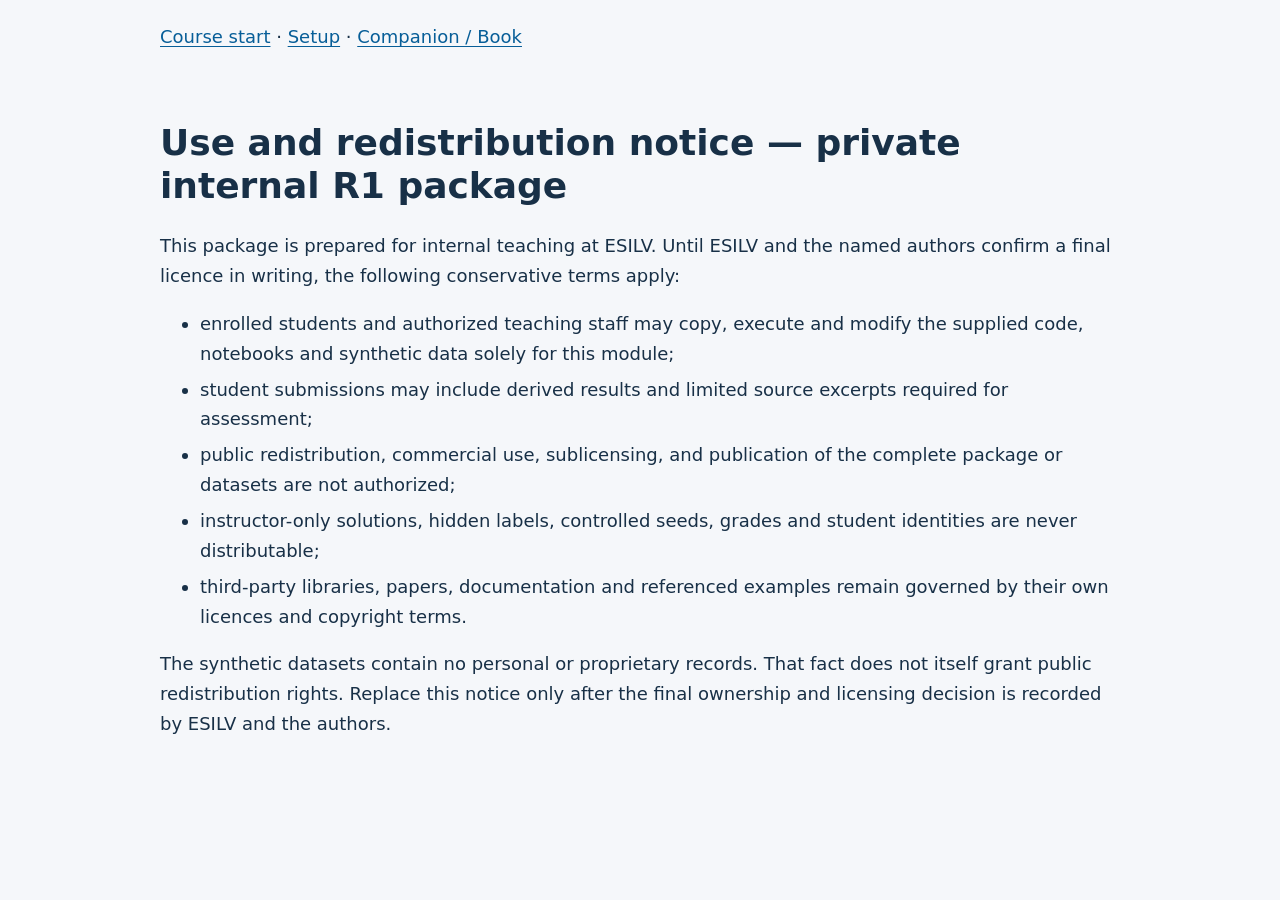
<file: NOTICE.html>
<!doctype html><html lang="en"><head><meta charset="utf-8"><meta name="viewport" content="width=device-width,initial-scale=1"><title>NOTICE</title><link rel="stylesheet" href="./student.css"></head><body><a class="skip" href="#main">Skip to content</a><nav aria-label="Course"><a href="./index.html">Course start</a> · <a href="./00_start/SETUP.html">Setup</a> · <a href="./interactive/index.html">Companion / Book</a></nav><main id="main" tabindex="-1"><h1 id="use-and-redistribution-notice--private-internal-r1-package">Use and redistribution notice — private internal R1 package</h1>
<p>This package is prepared for internal teaching at ESILV. Until ESILV and the
named authors confirm a final licence in writing, the following conservative
terms apply:</p>
<ul>
<li>enrolled students and authorized teaching staff may copy, execute and modify
the supplied code, notebooks and synthetic data solely for this module;</li>
<li>student submissions may include derived results and limited source excerpts
required for assessment;</li>
<li>public redistribution, commercial use, sublicensing, and publication of the
complete package or datasets are not authorized;</li>
<li>instructor-only solutions, hidden labels, controlled seeds, grades and
student identities are never distributable;</li>
<li>third-party libraries, papers, documentation and referenced examples remain
governed by their own licences and copyright terms.</li>
</ul>
<p>The synthetic datasets contain no personal or proprietary records. That fact
does not itself grant public redistribution rights. Replace this notice only
after the final ownership and licensing decision is recorded by ESILV and the
authors.</p>
</main></body></html>
</file>
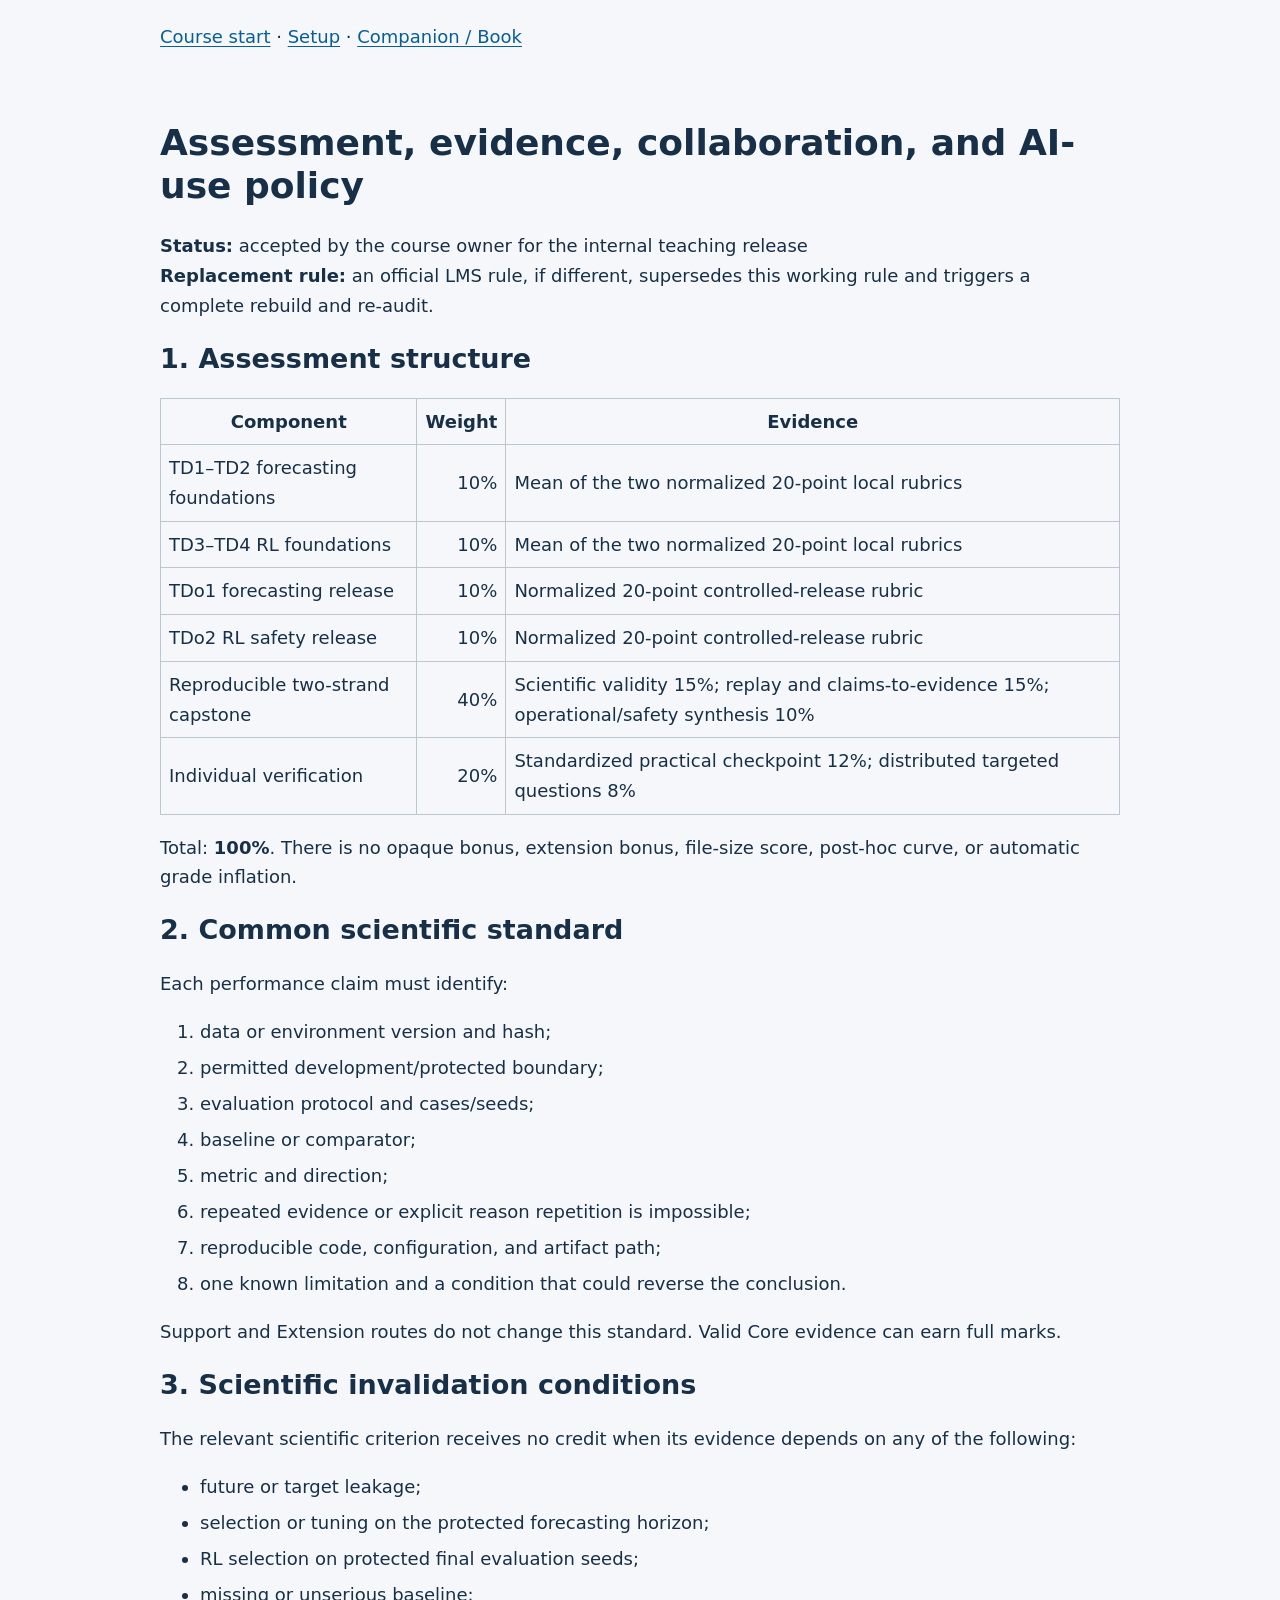
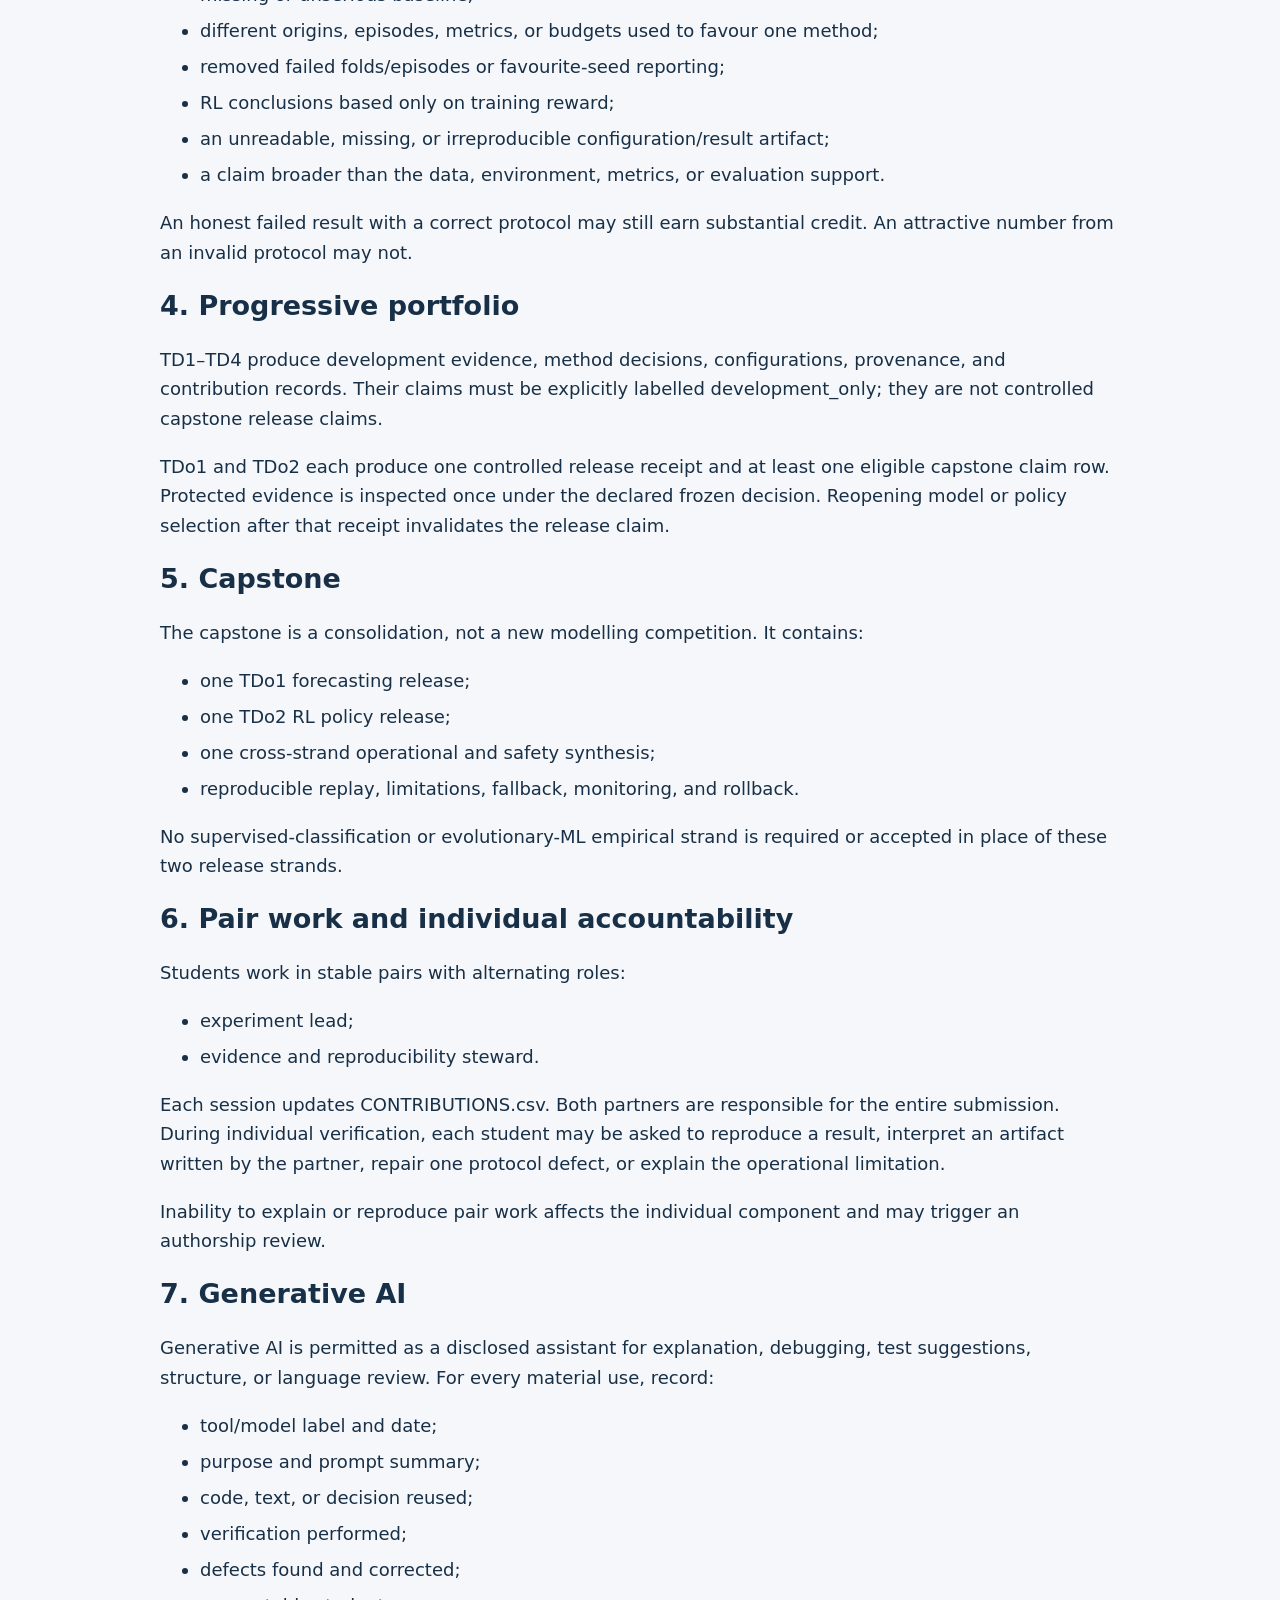
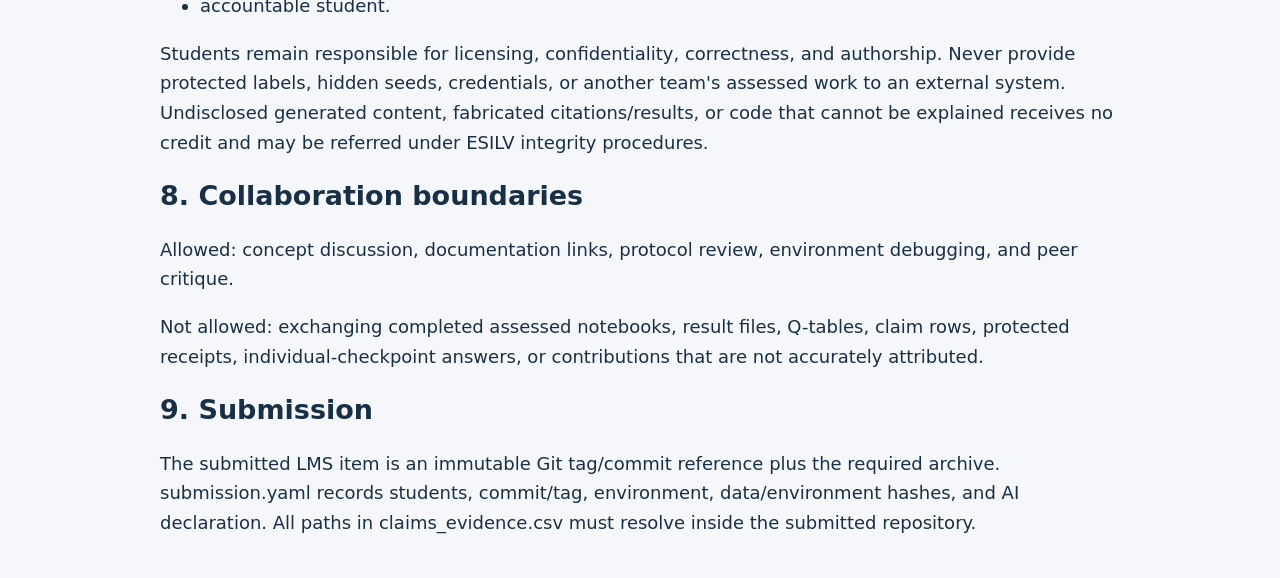
<file: 00_start/ASSESSMENT_AND_AI_USE_POLICY.html>
<!doctype html><html lang="en"><head><meta charset="utf-8"><meta name="viewport" content="width=device-width,initial-scale=1"><title>ASSESSMENT_AND_AI_USE_POLICY</title><link rel="stylesheet" href="../student.css"></head><body><a class="skip" href="#main">Skip to content</a><nav aria-label="Course"><a href="../index.html">Course start</a> · <a href="../00_start/SETUP.html">Setup</a> · <a href="../interactive/index.html">Companion / Book</a></nav><main id="main" tabindex="-1"><h1 id="assessment-evidence-collaboration-and-ai-use-policy">Assessment, evidence, collaboration, and AI-use policy</h1>
<p><strong>Status:</strong> accepted by the course owner for the internal teaching release<br/>
<strong>Replacement rule:</strong> an official LMS rule, if different, supersedes this
working rule and triggers a complete rebuild and re-audit.</p>
<h2 id="1-assessment-structure">1. Assessment structure</h2>
<table>
<thead>
<tr>
<th>Component</th>
<th style="text-align:right">Weight</th>
<th>Evidence</th>
</tr>
</thead>
<tbody>
<tr>
<td>TD1–TD2 forecasting foundations</td>
<td style="text-align:right">10%</td>
<td>Mean of the two normalized 20-point local rubrics</td>
</tr>
<tr>
<td>TD3–TD4 RL foundations</td>
<td style="text-align:right">10%</td>
<td>Mean of the two normalized 20-point local rubrics</td>
</tr>
<tr>
<td>TDo1 forecasting release</td>
<td style="text-align:right">10%</td>
<td>Normalized 20-point controlled-release rubric</td>
</tr>
<tr>
<td>TDo2 RL safety release</td>
<td style="text-align:right">10%</td>
<td>Normalized 20-point controlled-release rubric</td>
</tr>
<tr>
<td>Reproducible two-strand capstone</td>
<td style="text-align:right">40%</td>
<td>Scientific validity 15%; replay and claims-to-evidence 15%; operational/safety synthesis 10%</td>
</tr>
<tr>
<td>Individual verification</td>
<td style="text-align:right">20%</td>
<td>Standardized practical checkpoint 12%; distributed targeted questions 8%</td>
</tr>
</tbody>
</table>
<p>Total: <strong>100%</strong>. There is no opaque bonus, extension bonus, file-size score,
post-hoc curve, or automatic grade inflation.</p>
<h2 id="2-common-scientific-standard">2. Common scientific standard</h2>
<p>Each performance claim must identify:</p>
<ol>
<li>data or environment version and hash;</li>
<li>permitted development/protected boundary;</li>
<li>evaluation protocol and cases/seeds;</li>
<li>baseline or comparator;</li>
<li>metric and direction;</li>
<li>repeated evidence or explicit reason repetition is impossible;</li>
<li>reproducible code, configuration, and artifact path;</li>
<li>one known limitation and a condition that could reverse the conclusion.</li>
</ol>
<p>Support and Extension routes do not change this standard. Valid Core evidence can
earn full marks.</p>
<h2 id="3-scientific-invalidation-conditions">3. Scientific invalidation conditions</h2>
<p>The relevant scientific criterion receives no credit when its evidence depends
on any of the following:</p>
<ul>
<li>future or target leakage;</li>
<li>selection or tuning on the protected forecasting horizon;</li>
<li>RL selection on protected final evaluation seeds;</li>
<li>missing or unserious baseline;</li>
<li>different origins, episodes, metrics, or budgets used to favour one method;</li>
<li>removed failed folds/episodes or favourite-seed reporting;</li>
<li>RL conclusions based only on training reward;</li>
<li>an unreadable, missing, or irreproducible configuration/result artifact;</li>
<li>a claim broader than the data, environment, metrics, or evaluation support.</li>
</ul>
<p>An honest failed result with a correct protocol may still earn substantial
credit. An attractive number from an invalid protocol may not.</p>
<h2 id="4-progressive-portfolio">4. Progressive portfolio</h2>
<p>TD1–TD4 produce development evidence, method decisions, configurations,
provenance, and contribution records. Their claims must be explicitly labelled
development_only; they are not controlled capstone release claims.</p>
<p>TDo1 and TDo2 each produce one controlled release receipt and at least one
eligible capstone claim row. Protected evidence is inspected once under the
declared frozen decision. Reopening model or policy selection after that receipt
invalidates the release claim.</p>
<h2 id="5-capstone">5. Capstone</h2>
<p>The capstone is a consolidation, not a new modelling competition. It contains:</p>
<ul>
<li>one TDo1 forecasting release;</li>
<li>one TDo2 RL policy release;</li>
<li>one cross-strand operational and safety synthesis;</li>
<li>reproducible replay, limitations, fallback, monitoring, and rollback.</li>
</ul>
<p>No supervised-classification or evolutionary-ML empirical strand is required or
accepted in place of these two release strands.</p>
<h2 id="6-pair-work-and-individual-accountability">6. Pair work and individual accountability</h2>
<p>Students work in stable pairs with alternating roles:</p>
<ul>
<li>experiment lead;</li>
<li>evidence and reproducibility steward.</li>
</ul>
<p>Each session updates CONTRIBUTIONS.csv. Both partners are responsible for the
entire submission. During individual verification, each student may be asked to
reproduce a result, interpret an artifact written by the partner, repair one
protocol defect, or explain the operational limitation.</p>
<p>Inability to explain or reproduce pair work affects the individual component and
may trigger an authorship review.</p>
<h2 id="7-generative-ai">7. Generative AI</h2>
<p>Generative AI is permitted as a disclosed assistant for explanation, debugging,
test suggestions, structure, or language review. For every material use, record:</p>
<ul>
<li>tool/model label and date;</li>
<li>purpose and prompt summary;</li>
<li>code, text, or decision reused;</li>
<li>verification performed;</li>
<li>defects found and corrected;</li>
<li>accountable student.</li>
</ul>
<p>Students remain responsible for licensing, confidentiality, correctness, and
authorship. Never provide protected labels, hidden seeds, credentials, or another
team's assessed work to an external system. Undisclosed generated content,
fabricated citations/results, or code that cannot be explained receives no
credit and may be referred under ESILV integrity procedures.</p>
<h2 id="8-collaboration-boundaries">8. Collaboration boundaries</h2>
<p>Allowed: concept discussion, documentation links, protocol review, environment
debugging, and peer critique.</p>
<p>Not allowed: exchanging completed assessed notebooks, result files, Q-tables,
claim rows, protected receipts, individual-checkpoint answers, or contributions
that are not accurately attributed.</p>
<h2 id="9-submission">9. Submission</h2>
<p>The submitted LMS item is an immutable Git tag/commit reference plus the
required archive. submission.yaml records students, commit/tag, environment,
data/environment hashes, and AI declaration. All paths in claims_evidence.csv
must resolve inside the submitted repository.</p>
</main></body></html>
</file>
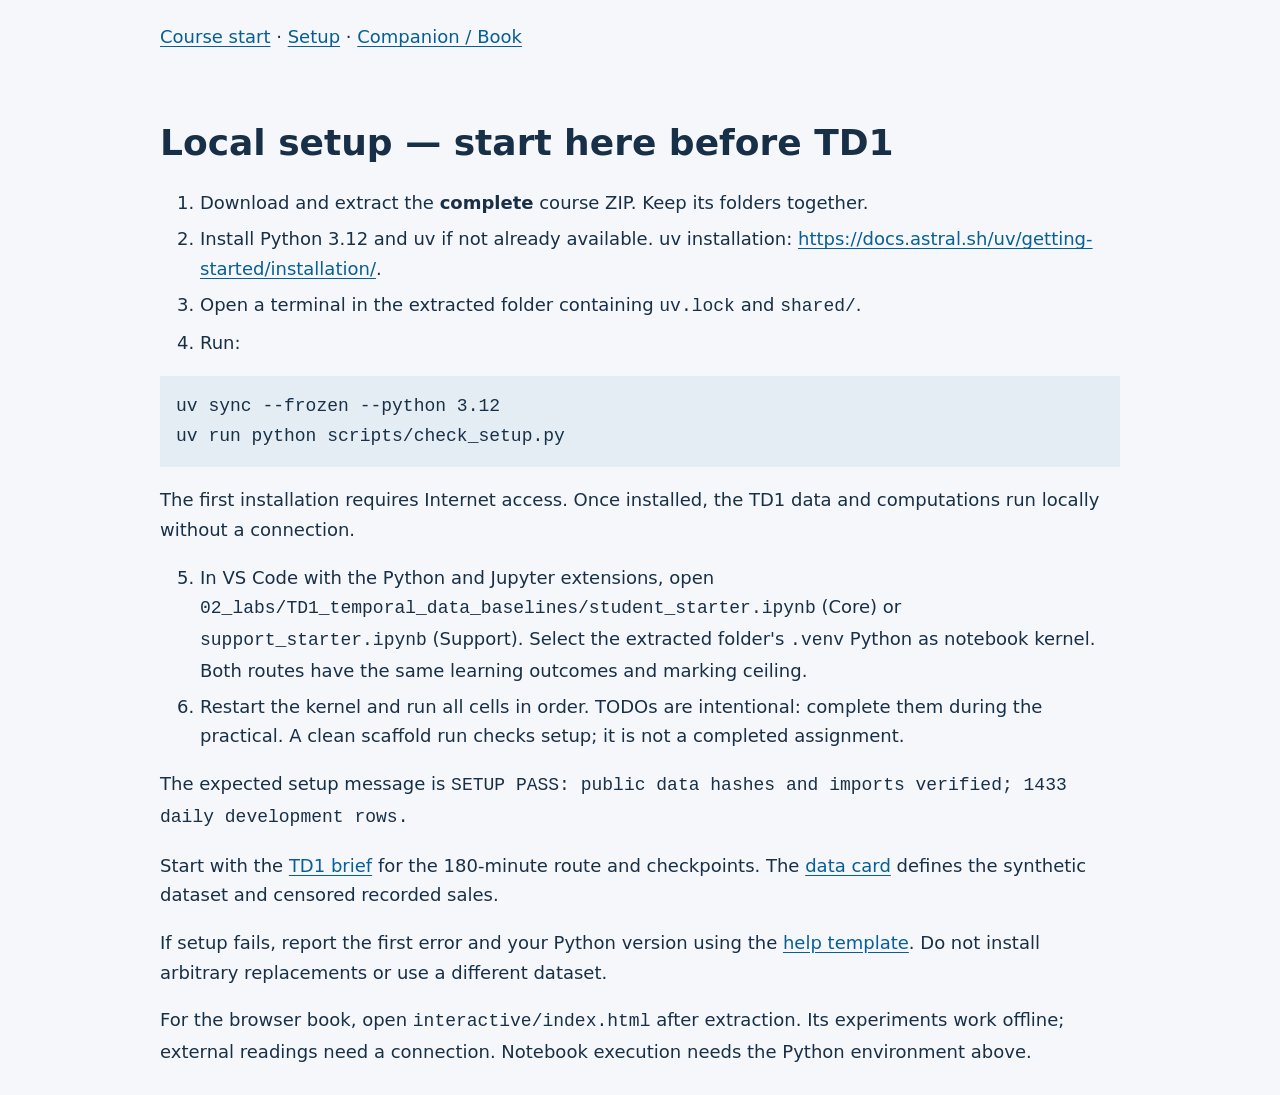
<file: 00_start/SETUP.html>
<!doctype html><html lang="en"><head><meta charset="utf-8"><meta name="viewport" content="width=device-width,initial-scale=1"><title>SETUP</title><link rel="stylesheet" href="../student.css"></head><body><a class="skip" href="#main">Skip to content</a><nav aria-label="Course"><a href="../index.html">Course start</a> · <a href="../00_start/SETUP.html">Setup</a> · <a href="../interactive/index.html">Companion / Book</a></nav><main id="main" tabindex="-1"><h1 id="local-setup--start-here-before-td1">Local setup — start here before TD1</h1>
<ol>
<li>Download and extract the <strong>complete</strong> course ZIP. Keep its folders together.</li>
<li>Install Python 3.12 and uv if not already available. uv installation: <a href="https://docs.astral.sh/uv/getting-started/installation/">https://docs.astral.sh/uv/getting-started/installation/</a>.</li>
<li>Open a terminal in the extracted folder containing <code>uv.lock</code> and <code>shared/</code>.</li>
<li>Run:</li>
</ol>
<pre><code class="language-sh">uv sync --frozen --python 3.12
uv run python scripts/check_setup.py
</code></pre>
<p>The first installation requires Internet access. Once installed, the TD1 data and computations run locally without a connection.</p>
<ol start="5">
<li>In VS Code with the Python and Jupyter extensions, open <code>02_labs/TD1_temporal_data_baselines/student_starter.ipynb</code> (Core) or <code>support_starter.ipynb</code> (Support). Select the extracted folder's <code>.venv</code> Python as notebook kernel. Both routes have the same learning outcomes and marking ceiling.</li>
<li>Restart the kernel and run all cells in order. TODOs are intentional: complete them during the practical. A clean scaffold run checks setup; it is not a completed assignment.</li>
</ol>
<p>The expected setup message is <code>SETUP PASS: public data hashes and imports verified; 1433 daily development rows.</code></p>
<p>Start with the <a href="../02_labs/TD1_temporal_data_baselines/README.html">TD1 brief</a> for the 180-minute route and checkpoints. The <a href="../shared/datasets/cards/daily_demand.html">data card</a> defines the synthetic dataset and censored recorded sales.</p>
<p>If setup fails, report the first error and your Python version using the <a href="../04_student_support/templates/HELP_REQUEST.html">help template</a>. Do not install arbitrary replacements or use a different dataset.</p>
<p>For the browser book, open <code>interactive/index.html</code> after extraction. Its experiments work offline; external readings need a connection. Notebook execution needs the Python environment above.</p>
</main></body></html>
</file>
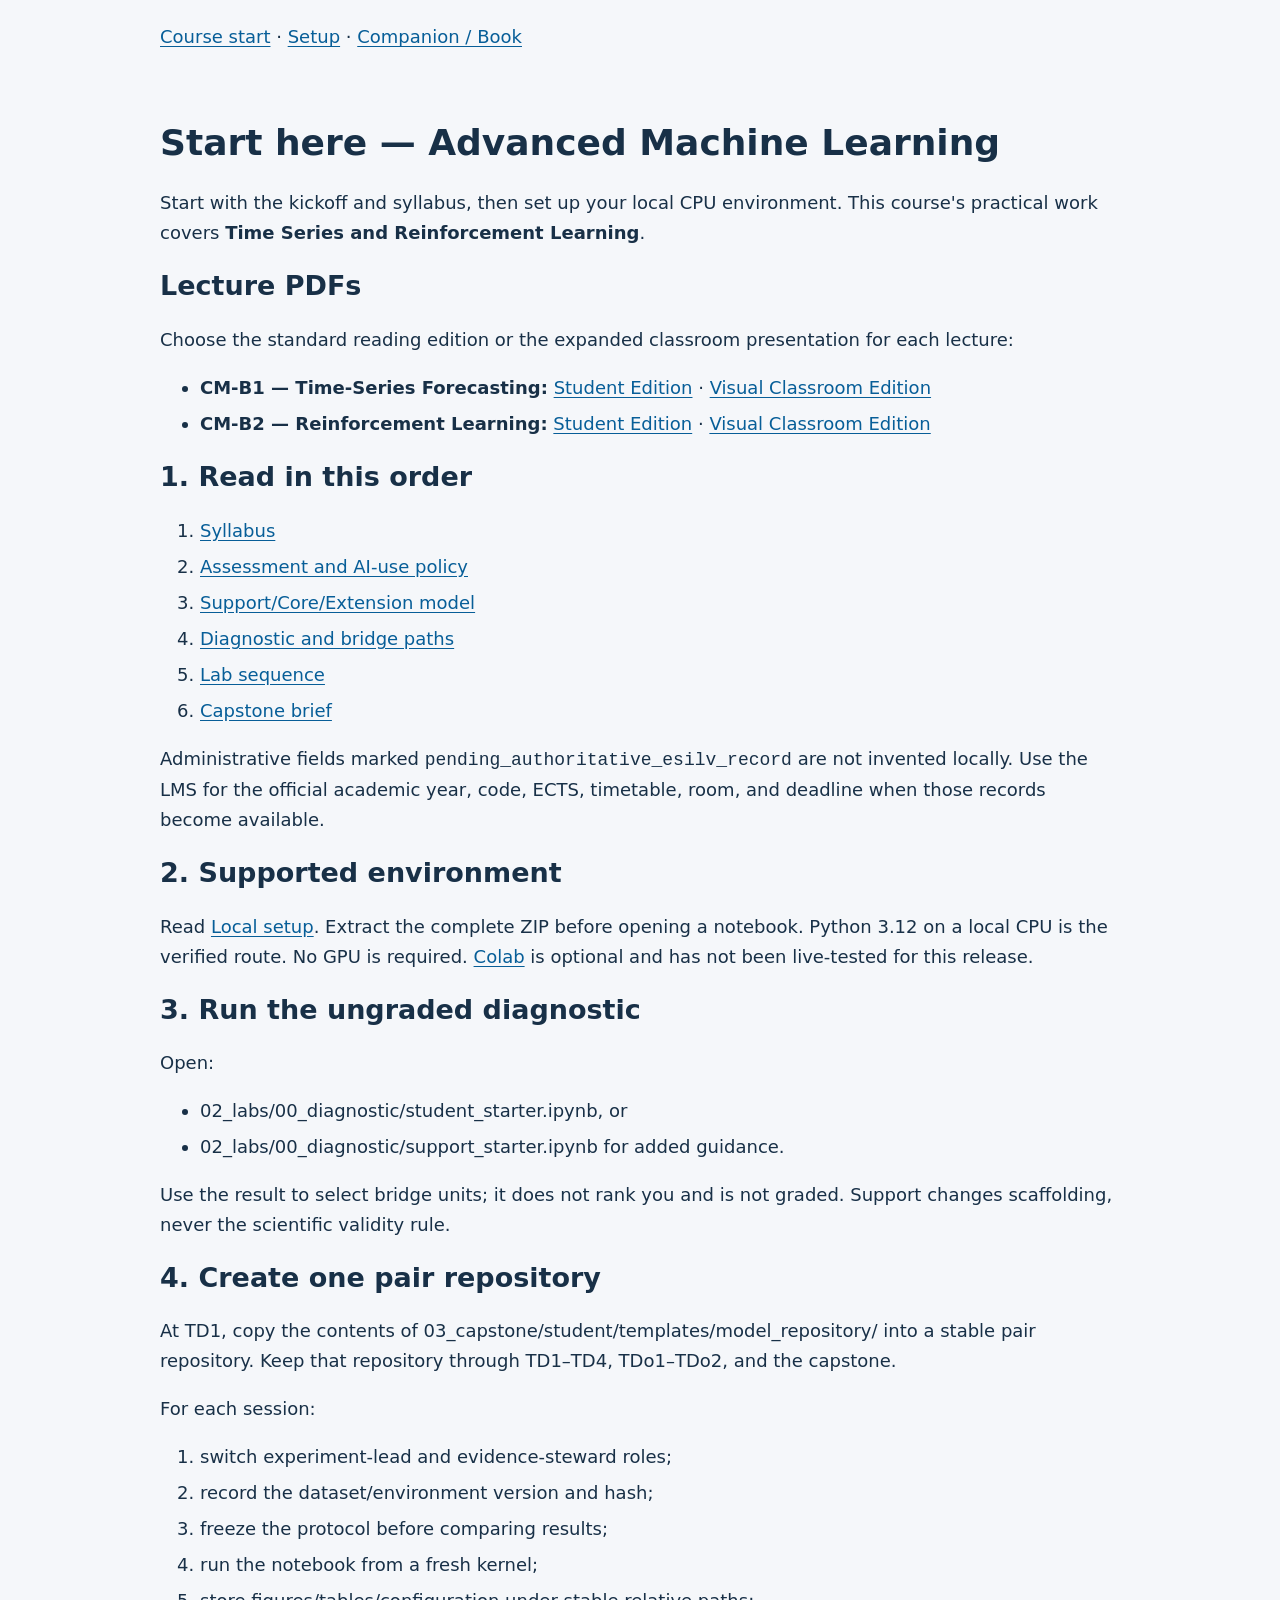
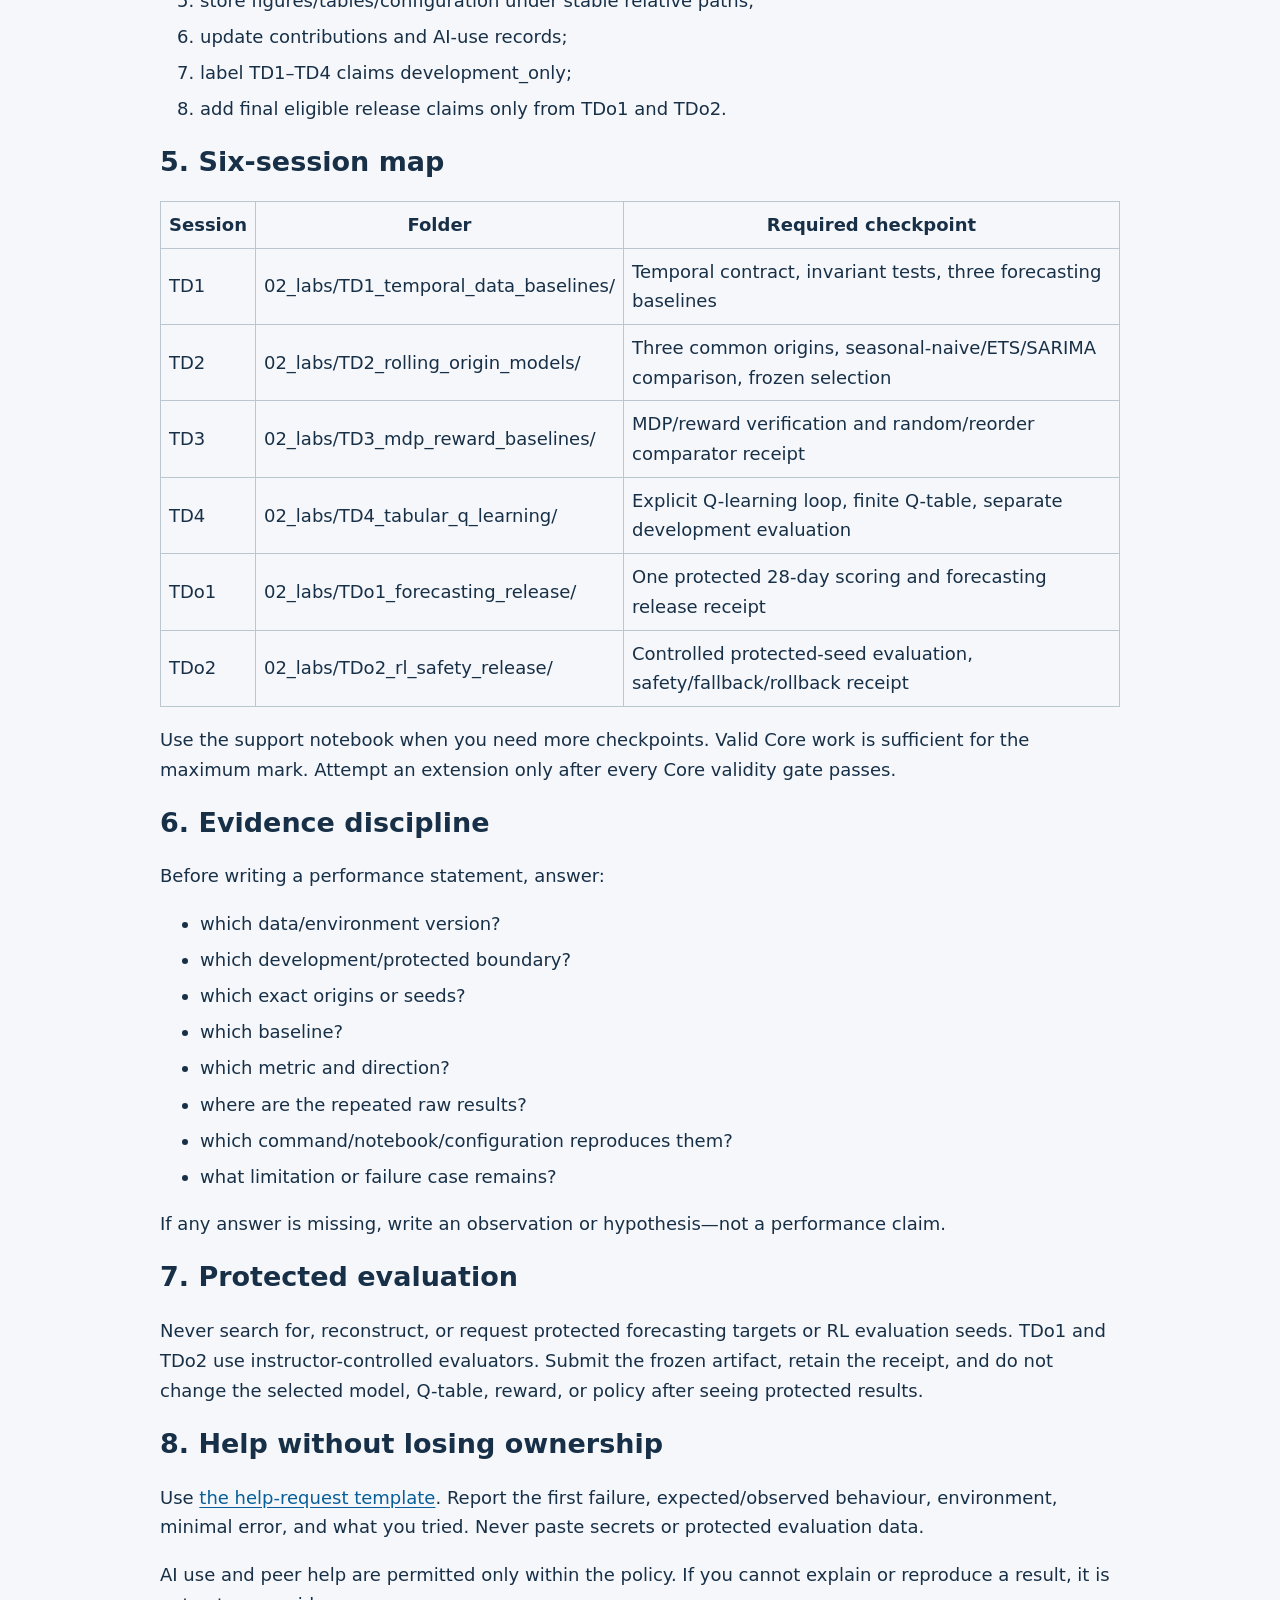
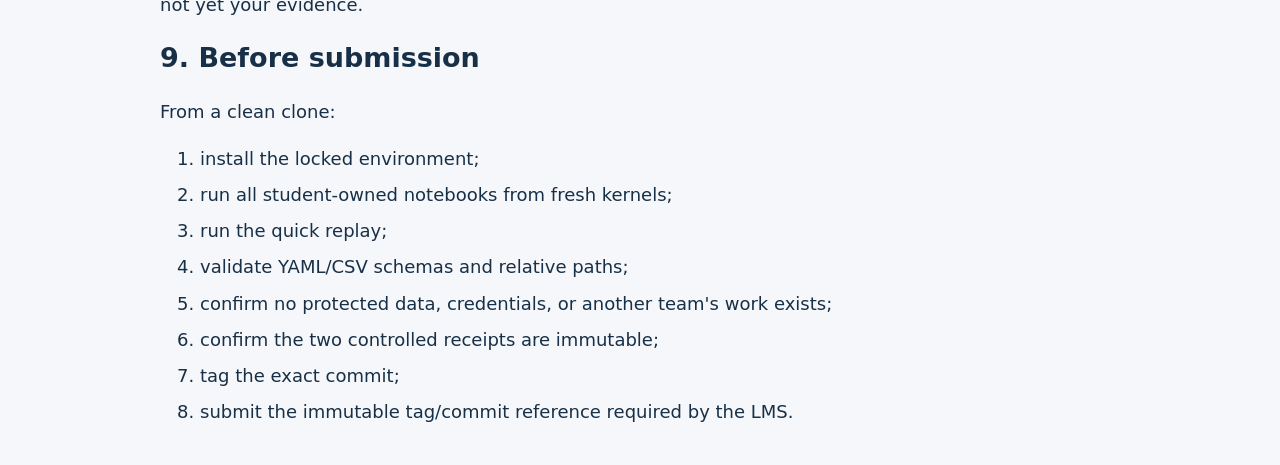
<file: 00_start/START_HERE.html>
<!doctype html><html lang="en"><head><meta charset="utf-8"><meta name="viewport" content="width=device-width,initial-scale=1"><title>START_HERE</title><link rel="stylesheet" href="../student.css"></head><body><a class="skip" href="#main">Skip to content</a><nav aria-label="Course"><a href="../index.html">Course start</a> · <a href="../00_start/SETUP.html">Setup</a> · <a href="../interactive/index.html">Companion / Book</a></nav><main id="main" tabindex="-1"><h1 id="start-here--advanced-machine-learning">Start here — Advanced Machine Learning</h1>
<p>Start with the kickoff and syllabus, then set up your local CPU environment. This course's practical work covers <strong>Time Series and Reinforcement Learning</strong>.</p>
<h2 id="lecture-pdfs">Lecture PDFs</h2>
<p>Choose the standard reading edition or the expanded classroom presentation for each lecture:</p>
<ul>
<li><strong>CM-B1 — Time-Series Forecasting:</strong> <a href="../lectures/Advanced_ML_CM-B1_Time_Series.pdf">Student Edition</a> · <a href="../lectures/Advanced_ML_CM-B1_Time_Series_Classroom_Visual.pdf">Visual Classroom Edition</a></li>
<li><strong>CM-B2 — Reinforcement Learning:</strong> <a href="../lectures/Advanced_ML_CM-B2_Reinforcement_Learning.pdf">Student Edition</a> · <a href="../lectures/Advanced_ML_CM-B2_Reinforcement_Learning_Classroom_Visual.pdf">Visual Classroom Edition</a></li>
</ul>
<h2 id="1-read-in-this-order">1. Read in this order</h2>
<ol>
<li><a href="SYLLABUS.html">Syllabus</a></li>
<li><a href="ASSESSMENT_AND_AI_USE_POLICY.html">Assessment and AI-use policy</a></li>
<li><a href="../04_student_support/SUPPORT_CORE_EXTENSION_MODEL.html">Support/Core/Extension model</a></li>
<li><a href="../04_student_support/DIAGNOSTIC_AND_BRIDGE_PATHS.html">Diagnostic and bridge paths</a></li>
<li><a href="../02_labs/README.html">Lab sequence</a></li>
<li><a href="../03_capstone/student/CAPSTONE_BRIEF.html">Capstone brief</a></li>
</ol>
<p>Administrative fields marked <code>pending_authoritative_esilv_record</code> are not
invented locally. Use the LMS for the official academic year, code, ECTS,
timetable, room, and deadline when those records become available.</p>
<h2 id="2-supported-environment">2. Supported environment</h2>
<p>Read <a href="SETUP.html">Local setup</a>. Extract the complete ZIP before opening a notebook.
Python 3.12 on a local CPU is the verified route. No GPU is required.
<a href="../02_labs/COLAB_PREFLIGHT.html">Colab</a> is optional and has not been live-tested for this release.</p>
<h2 id="3-run-the-ungraded-diagnostic">3. Run the ungraded diagnostic</h2>
<p>Open:</p>
<ul>
<li>02_labs/00_diagnostic/student_starter.ipynb, or</li>
<li>02_labs/00_diagnostic/support_starter.ipynb for added guidance.</li>
</ul>
<p>Use the result to select bridge units; it does not rank you and is not graded.
Support changes scaffolding, never the scientific validity rule.</p>
<h2 id="4-create-one-pair-repository">4. Create one pair repository</h2>
<p>At TD1, copy the contents of
03_capstone/student/templates/model_repository/ into a stable pair repository.
Keep that repository through TD1–TD4, TDo1–TDo2, and the capstone.</p>
<p>For each session:</p>
<ol>
<li>switch experiment-lead and evidence-steward roles;</li>
<li>record the dataset/environment version and hash;</li>
<li>freeze the protocol before comparing results;</li>
<li>run the notebook from a fresh kernel;</li>
<li>store figures/tables/configuration under stable relative paths;</li>
<li>update contributions and AI-use records;</li>
<li>label TD1–TD4 claims development_only;</li>
<li>add final eligible release claims only from TDo1 and TDo2.</li>
</ol>
<h2 id="5-six-session-map">5. Six-session map</h2>
<table>
<thead>
<tr>
<th>Session</th>
<th>Folder</th>
<th>Required checkpoint</th>
</tr>
</thead>
<tbody>
<tr>
<td>TD1</td>
<td>02_labs/TD1_temporal_data_baselines/</td>
<td>Temporal contract, invariant tests, three forecasting baselines</td>
</tr>
<tr>
<td>TD2</td>
<td>02_labs/TD2_rolling_origin_models/</td>
<td>Three common origins, seasonal-naive/ETS/SARIMA comparison, frozen selection</td>
</tr>
<tr>
<td>TD3</td>
<td>02_labs/TD3_mdp_reward_baselines/</td>
<td>MDP/reward verification and random/reorder comparator receipt</td>
</tr>
<tr>
<td>TD4</td>
<td>02_labs/TD4_tabular_q_learning/</td>
<td>Explicit Q-learning loop, finite Q-table, separate development evaluation</td>
</tr>
<tr>
<td>TDo1</td>
<td>02_labs/TDo1_forecasting_release/</td>
<td>One protected 28-day scoring and forecasting release receipt</td>
</tr>
<tr>
<td>TDo2</td>
<td>02_labs/TDo2_rl_safety_release/</td>
<td>Controlled protected-seed evaluation, safety/fallback/rollback receipt</td>
</tr>
</tbody>
</table>
<p>Use the support notebook when you need more checkpoints. Valid Core work is
sufficient for the maximum mark. Attempt an extension only after every Core
validity gate passes.</p>
<h2 id="6-evidence-discipline">6. Evidence discipline</h2>
<p>Before writing a performance statement, answer:</p>
<ul>
<li>which data/environment version?</li>
<li>which development/protected boundary?</li>
<li>which exact origins or seeds?</li>
<li>which baseline?</li>
<li>which metric and direction?</li>
<li>where are the repeated raw results?</li>
<li>which command/notebook/configuration reproduces them?</li>
<li>what limitation or failure case remains?</li>
</ul>
<p>If any answer is missing, write an observation or hypothesis—not a performance
claim.</p>
<h2 id="7-protected-evaluation">7. Protected evaluation</h2>
<p>Never search for, reconstruct, or request protected forecasting targets or RL
evaluation seeds. TDo1 and TDo2 use instructor-controlled evaluators. Submit the
frozen artifact, retain the receipt, and do not change the selected model,
Q-table, reward, or policy after seeing protected results.</p>
<h2 id="8-help-without-losing-ownership">8. Help without losing ownership</h2>
<p>Use <a href="../04_student_support/templates/HELP_REQUEST.html">the help-request template</a>.
Report the first failure, expected/observed behaviour, environment, minimal
error, and what you tried. Never paste secrets or protected evaluation data.</p>
<p>AI use and peer help are permitted only within the policy. If you cannot explain
or reproduce a result, it is not yet your evidence.</p>
<h2 id="9-before-submission">9. Before submission</h2>
<p>From a clean clone:</p>
<ol>
<li>install the locked environment;</li>
<li>run all student-owned notebooks from fresh kernels;</li>
<li>run the quick replay;</li>
<li>validate YAML/CSV schemas and relative paths;</li>
<li>confirm no protected data, credentials, or another team's work exists;</li>
<li>confirm the two controlled receipts are immutable;</li>
<li>tag the exact commit;</li>
<li>submit the immutable tag/commit reference required by the LMS.</li>
</ol>
</main></body></html>
</file>
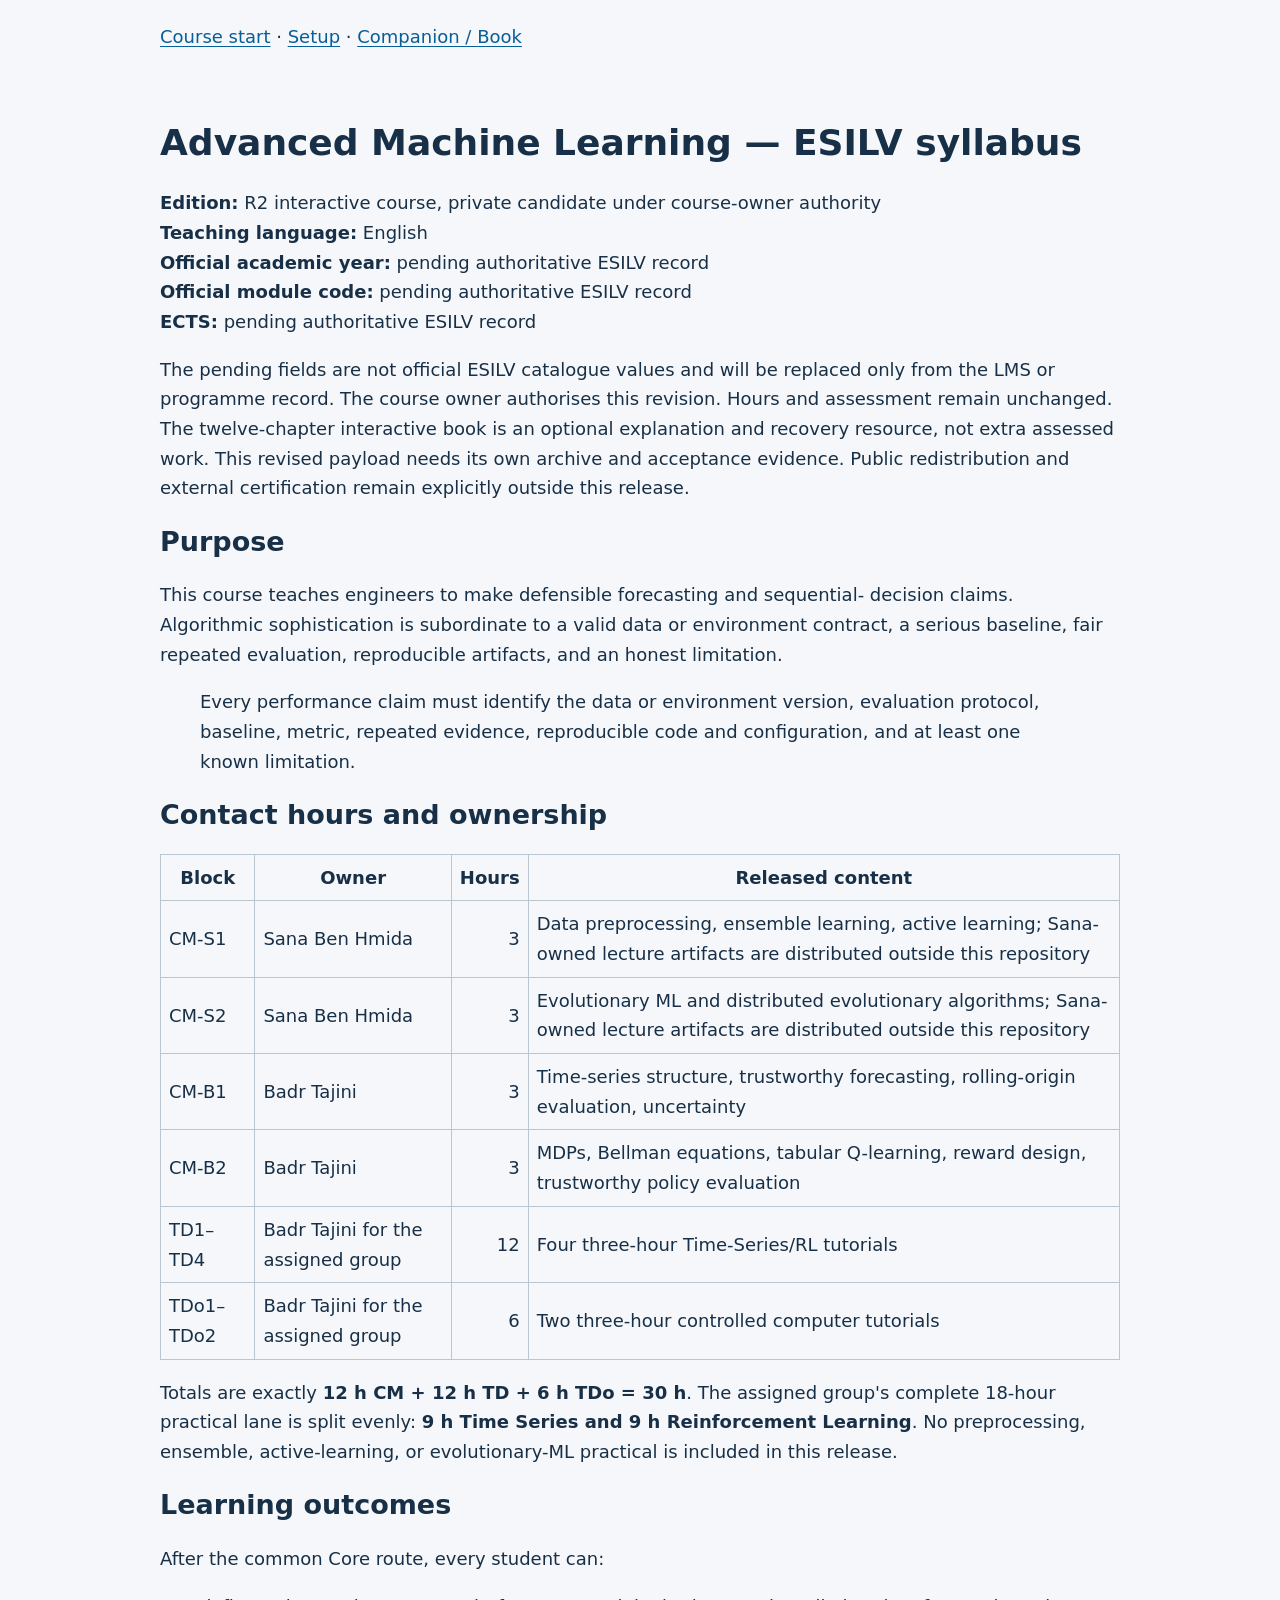
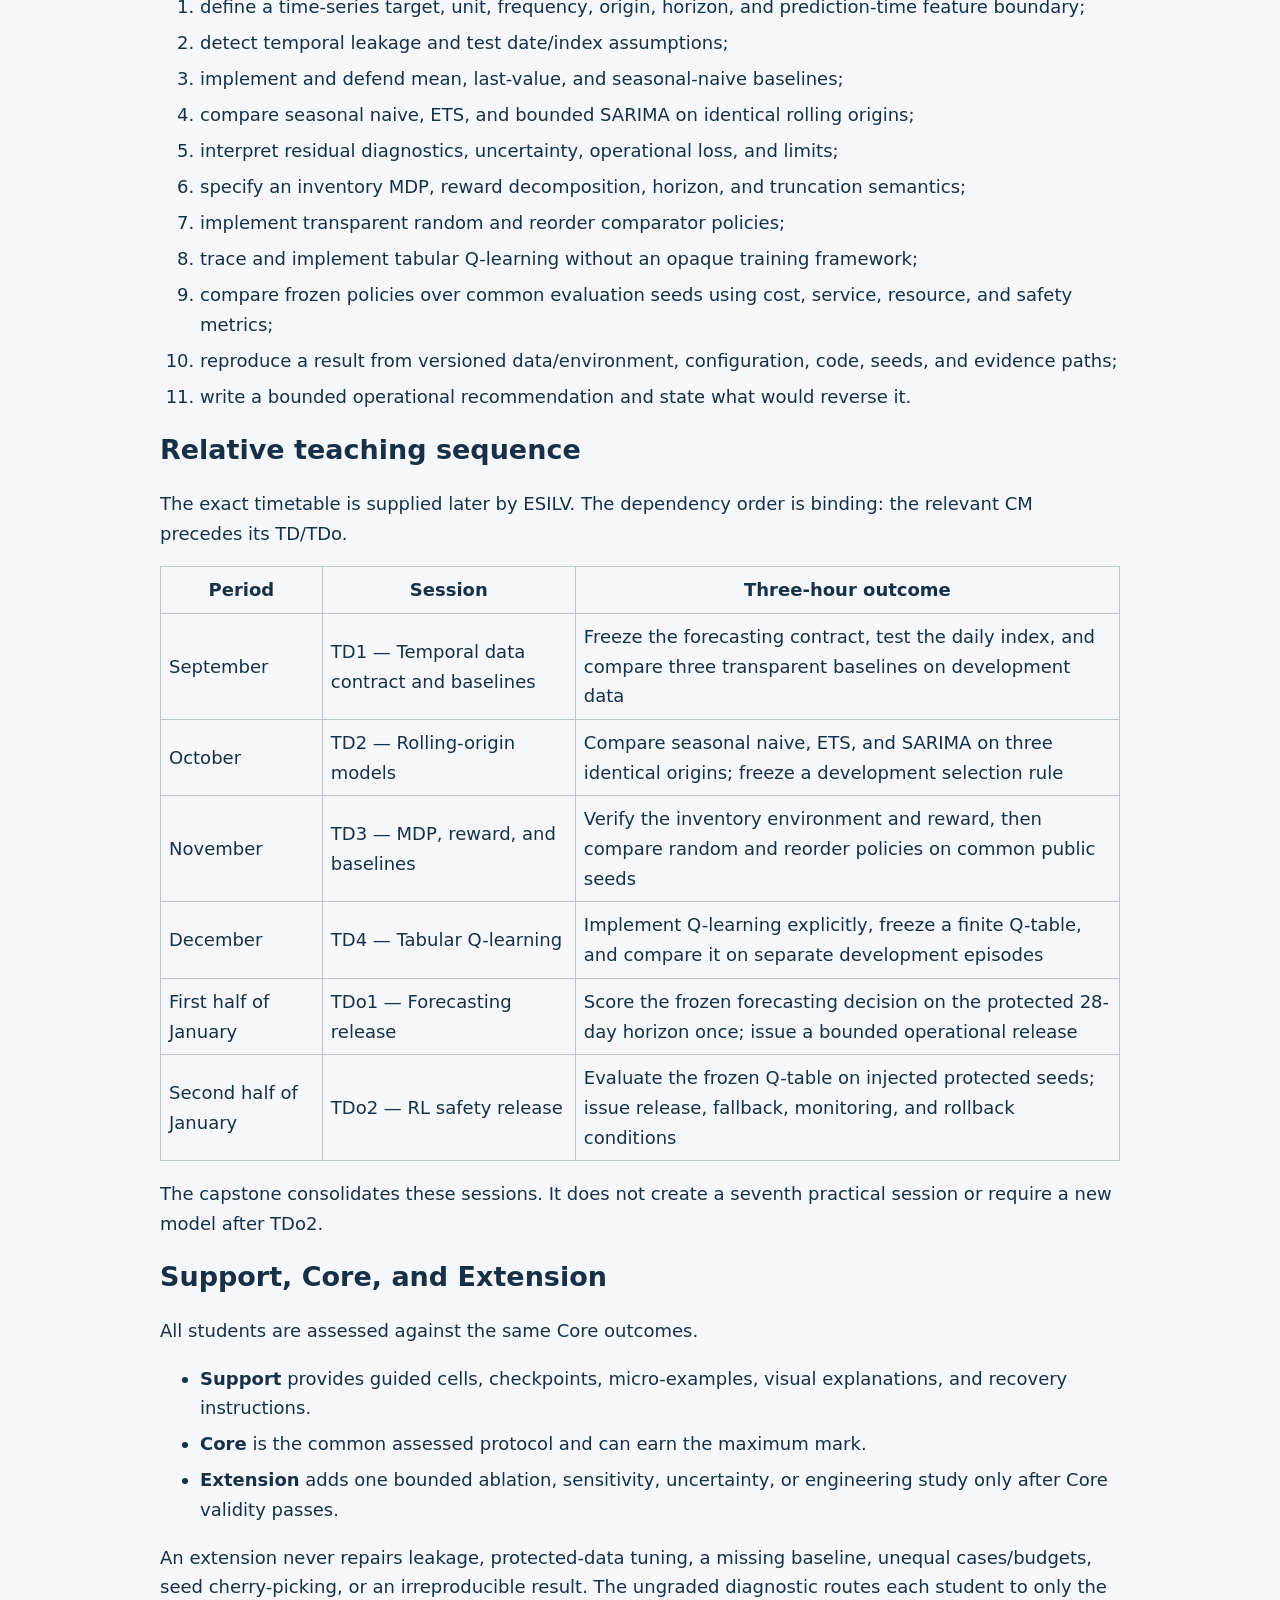
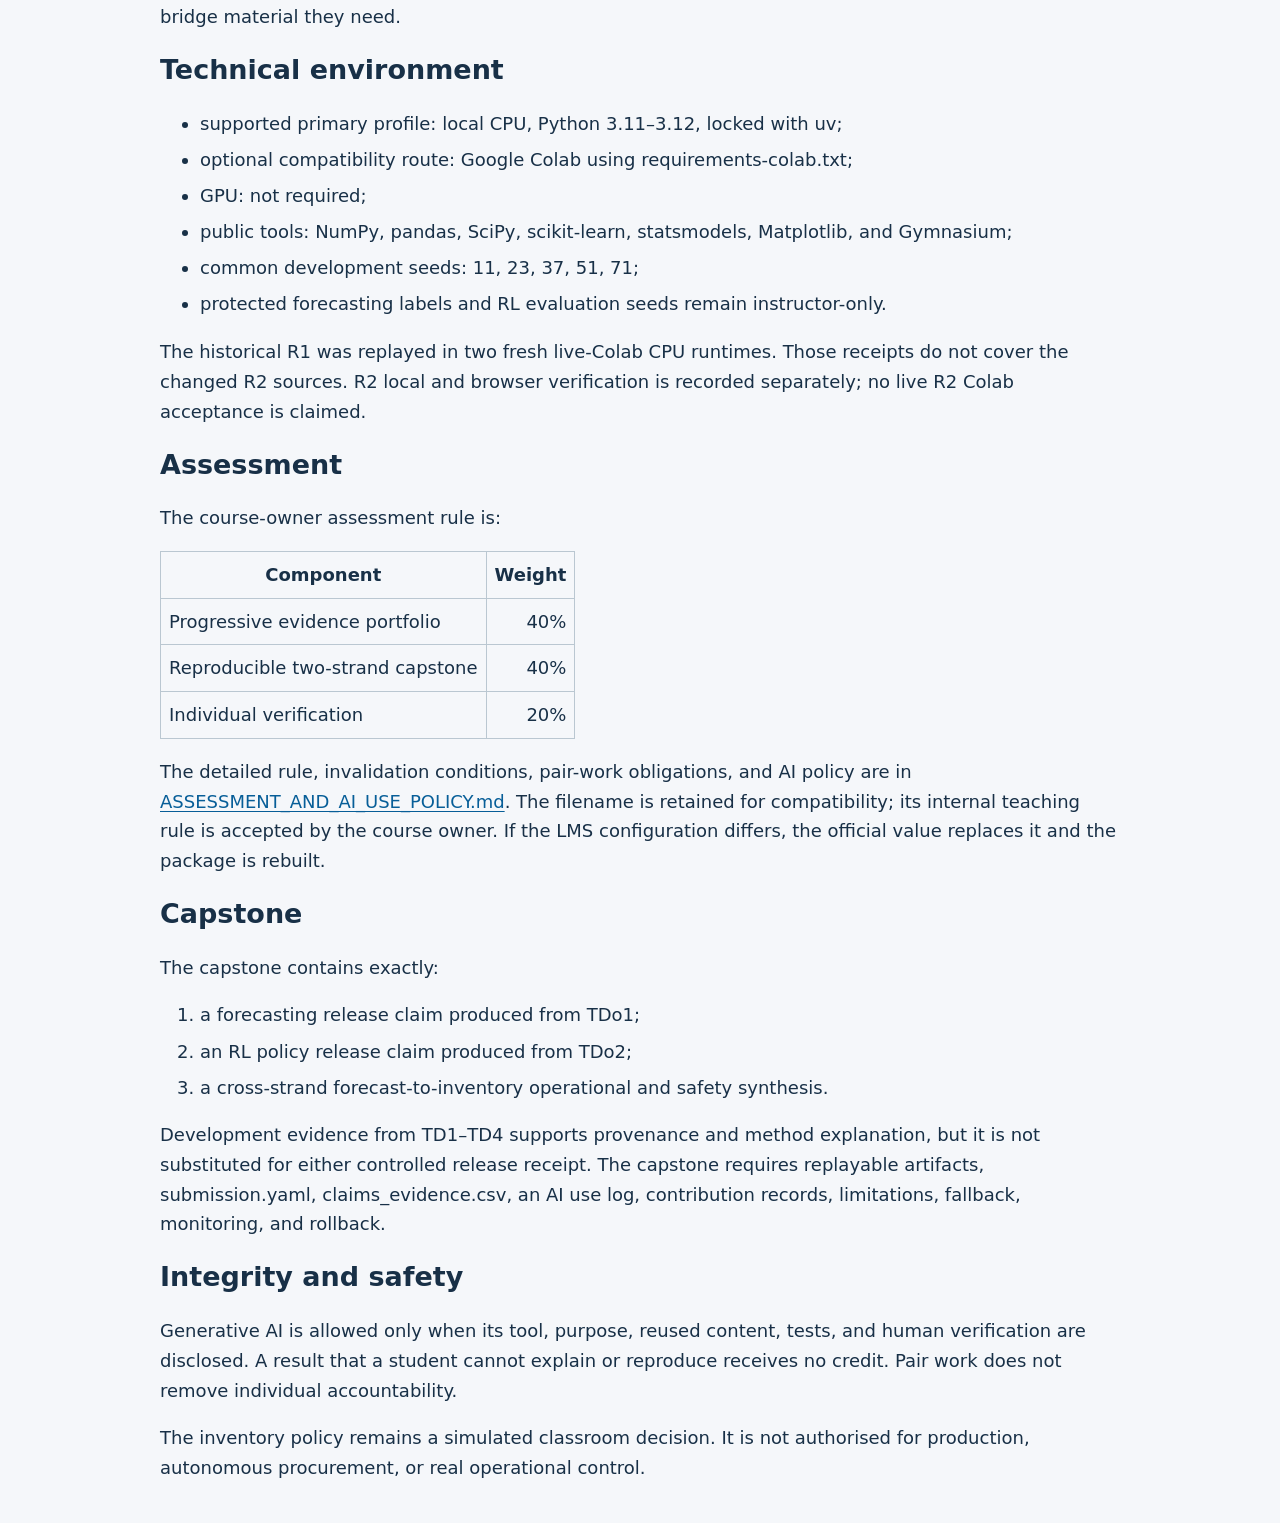
<file: 00_start/SYLLABUS.html>
<!doctype html><html lang="en"><head><meta charset="utf-8"><meta name="viewport" content="width=device-width,initial-scale=1"><title>SYLLABUS</title><link rel="stylesheet" href="../student.css"></head><body><a class="skip" href="#main">Skip to content</a><nav aria-label="Course"><a href="../index.html">Course start</a> · <a href="../00_start/SETUP.html">Setup</a> · <a href="../interactive/index.html">Companion / Book</a></nav><main id="main" tabindex="-1"><h1 id="advanced-machine-learning--esilv-syllabus">Advanced Machine Learning — ESILV syllabus</h1>
<p><strong>Edition:</strong> R2 interactive course, private candidate under course-owner authority<br/>
<strong>Teaching language:</strong> English<br/>
<strong>Official academic year:</strong> pending authoritative ESILV record<br/>
<strong>Official module code:</strong> pending authoritative ESILV record<br/>
<strong>ECTS:</strong> pending authoritative ESILV record</p>
<p>The pending fields are not official ESILV catalogue values and will be replaced
only from the LMS or programme record.
The course owner authorises this revision. Hours and assessment remain unchanged.
The twelve-chapter interactive book is an optional explanation and recovery
resource, not extra assessed work. This revised payload needs its own archive
and acceptance evidence. Public
redistribution and external certification remain
explicitly outside this release.</p>
<h2 id="purpose">Purpose</h2>
<p>This course teaches engineers to make defensible forecasting and sequential-
decision claims. Algorithmic sophistication is subordinate to a valid data or
environment contract, a serious baseline, fair repeated evaluation, reproducible
artifacts, and an honest limitation.</p>
<blockquote>
<p>Every performance claim must identify the data or environment version,
evaluation protocol, baseline, metric, repeated evidence, reproducible code
and configuration, and at least one known limitation.</p>
</blockquote>
<h2 id="contact-hours-and-ownership">Contact hours and ownership</h2>
<table>
<thead>
<tr>
<th>Block</th>
<th>Owner</th>
<th style="text-align:right">Hours</th>
<th>Released content</th>
</tr>
</thead>
<tbody>
<tr>
<td>CM-S1</td>
<td>Sana Ben Hmida</td>
<td style="text-align:right">3</td>
<td>Data preprocessing, ensemble learning, active learning; Sana-owned lecture artifacts are distributed outside this repository</td>
</tr>
<tr>
<td>CM-S2</td>
<td>Sana Ben Hmida</td>
<td style="text-align:right">3</td>
<td>Evolutionary ML and distributed evolutionary algorithms; Sana-owned lecture artifacts are distributed outside this repository</td>
</tr>
<tr>
<td>CM-B1</td>
<td>Badr Tajini</td>
<td style="text-align:right">3</td>
<td>Time-series structure, trustworthy forecasting, rolling-origin evaluation, uncertainty</td>
</tr>
<tr>
<td>CM-B2</td>
<td>Badr Tajini</td>
<td style="text-align:right">3</td>
<td>MDPs, Bellman equations, tabular Q-learning, reward design, trustworthy policy evaluation</td>
</tr>
<tr>
<td>TD1–TD4</td>
<td>Badr Tajini for the assigned group</td>
<td style="text-align:right">12</td>
<td>Four three-hour Time-Series/RL tutorials</td>
</tr>
<tr>
<td>TDo1–TDo2</td>
<td>Badr Tajini for the assigned group</td>
<td style="text-align:right">6</td>
<td>Two three-hour controlled computer tutorials</td>
</tr>
</tbody>
</table>
<p>Totals are exactly <strong>12 h CM + 12 h TD + 6 h TDo = 30 h</strong>. The assigned
group's complete 18-hour practical lane is split evenly: <strong>9 h Time Series and
9 h Reinforcement Learning</strong>. No preprocessing, ensemble, active-learning, or
evolutionary-ML practical is included in this release.</p>
<h2 id="learning-outcomes">Learning outcomes</h2>
<p>After the common Core route, every student can:</p>
<ol>
<li>define a time-series target, unit, frequency, origin, horizon, and
prediction-time feature boundary;</li>
<li>detect temporal leakage and test date/index assumptions;</li>
<li>implement and defend mean, last-value, and seasonal-naive baselines;</li>
<li>compare seasonal naive, ETS, and bounded SARIMA on identical rolling origins;</li>
<li>interpret residual diagnostics, uncertainty, operational loss, and limits;</li>
<li>specify an inventory MDP, reward decomposition, horizon, and truncation
semantics;</li>
<li>implement transparent random and reorder comparator policies;</li>
<li>trace and implement tabular Q-learning without an opaque training framework;</li>
<li>compare frozen policies over common evaluation seeds using cost, service,
resource, and safety metrics;</li>
<li>reproduce a result from versioned data/environment, configuration, code,
seeds, and evidence paths;</li>
<li>write a bounded operational recommendation and state what would reverse it.</li>
</ol>
<h2 id="relative-teaching-sequence">Relative teaching sequence</h2>
<p>The exact timetable is supplied later by ESILV. The dependency order is binding:
the relevant CM precedes its TD/TDo.</p>
<table>
<thead>
<tr>
<th>Period</th>
<th>Session</th>
<th>Three-hour outcome</th>
</tr>
</thead>
<tbody>
<tr>
<td>September</td>
<td>TD1 — Temporal data contract and baselines</td>
<td>Freeze the forecasting contract, test the daily index, and compare three transparent baselines on development data</td>
</tr>
<tr>
<td>October</td>
<td>TD2 — Rolling-origin models</td>
<td>Compare seasonal naive, ETS, and SARIMA on three identical origins; freeze a development selection rule</td>
</tr>
<tr>
<td>November</td>
<td>TD3 — MDP, reward, and baselines</td>
<td>Verify the inventory environment and reward, then compare random and reorder policies on common public seeds</td>
</tr>
<tr>
<td>December</td>
<td>TD4 — Tabular Q-learning</td>
<td>Implement Q-learning explicitly, freeze a finite Q-table, and compare it on separate development episodes</td>
</tr>
<tr>
<td>First half of January</td>
<td>TDo1 — Forecasting release</td>
<td>Score the frozen forecasting decision on the protected 28-day horizon once; issue a bounded operational release</td>
</tr>
<tr>
<td>Second half of January</td>
<td>TDo2 — RL safety release</td>
<td>Evaluate the frozen Q-table on injected protected seeds; issue release, fallback, monitoring, and rollback conditions</td>
</tr>
</tbody>
</table>
<p>The capstone consolidates these sessions. It does not create a seventh practical
session or require a new model after TDo2.</p>
<h2 id="support-core-and-extension">Support, Core, and Extension</h2>
<p>All students are assessed against the same Core outcomes.</p>
<ul>
<li><strong>Support</strong> provides guided cells, checkpoints, micro-examples, visual
explanations, and recovery instructions.</li>
<li><strong>Core</strong> is the common assessed protocol and can earn the maximum mark.</li>
<li><strong>Extension</strong> adds one bounded ablation, sensitivity, uncertainty, or
engineering study only after Core validity passes.</li>
</ul>
<p>An extension never repairs leakage, protected-data tuning, a missing baseline,
unequal cases/budgets, seed cherry-picking, or an irreproducible result. The
ungraded diagnostic routes each student to only the bridge material they need.</p>
<h2 id="technical-environment">Technical environment</h2>
<ul>
<li>supported primary profile: local CPU, Python 3.11–3.12, locked with uv;</li>
<li>optional compatibility route: Google Colab using requirements-colab.txt;</li>
<li>GPU: not required;</li>
<li>public tools: NumPy, pandas, SciPy, scikit-learn, statsmodels, Matplotlib,
and Gymnasium;</li>
<li>common development seeds: 11, 23, 37, 51, 71;</li>
<li>protected forecasting labels and RL evaluation seeds remain instructor-only.</li>
</ul>
<p>The historical R1 was replayed in two fresh live-Colab CPU runtimes. Those
receipts do not cover the changed R2 sources. R2 local and browser verification
is recorded separately; no live R2 Colab acceptance is claimed.</p>
<h2 id="assessment">Assessment</h2>
<p>The course-owner assessment rule is:</p>
<table>
<thead>
<tr>
<th>Component</th>
<th style="text-align:right">Weight</th>
</tr>
</thead>
<tbody>
<tr>
<td>Progressive evidence portfolio</td>
<td style="text-align:right">40%</td>
</tr>
<tr>
<td>Reproducible two-strand capstone</td>
<td style="text-align:right">40%</td>
</tr>
<tr>
<td>Individual verification</td>
<td style="text-align:right">20%</td>
</tr>
</tbody>
</table>
<p>The detailed rule, invalidation conditions, pair-work obligations, and AI policy
are in <a href="ASSESSMENT_AND_AI_USE_POLICY.html">ASSESSMENT_AND_AI_USE_POLICY.md</a>.
The filename is retained for compatibility; its internal teaching rule is
accepted by the course owner. If the LMS configuration differs, the official
value replaces it and the package is rebuilt.</p>
<h2 id="capstone">Capstone</h2>
<p>The capstone contains exactly:</p>
<ol>
<li>a forecasting release claim produced from TDo1;</li>
<li>an RL policy release claim produced from TDo2;</li>
<li>a cross-strand forecast-to-inventory operational and safety synthesis.</li>
</ol>
<p>Development evidence from TD1–TD4 supports provenance and method explanation,
but it is not substituted for either controlled release receipt. The capstone
requires replayable artifacts, submission.yaml, claims_evidence.csv, an AI use
log, contribution records, limitations, fallback, monitoring, and rollback.</p>
<h2 id="integrity-and-safety">Integrity and safety</h2>
<p>Generative AI is allowed only when its tool, purpose, reused content, tests, and
human verification are disclosed. A result that a student cannot explain or
reproduce receives no credit. Pair work does not remove individual
accountability.</p>
<p>The inventory policy remains a simulated classroom decision. It is not
authorised for production, autonomous procurement, or real operational control.</p>
</main></body></html>
</file>
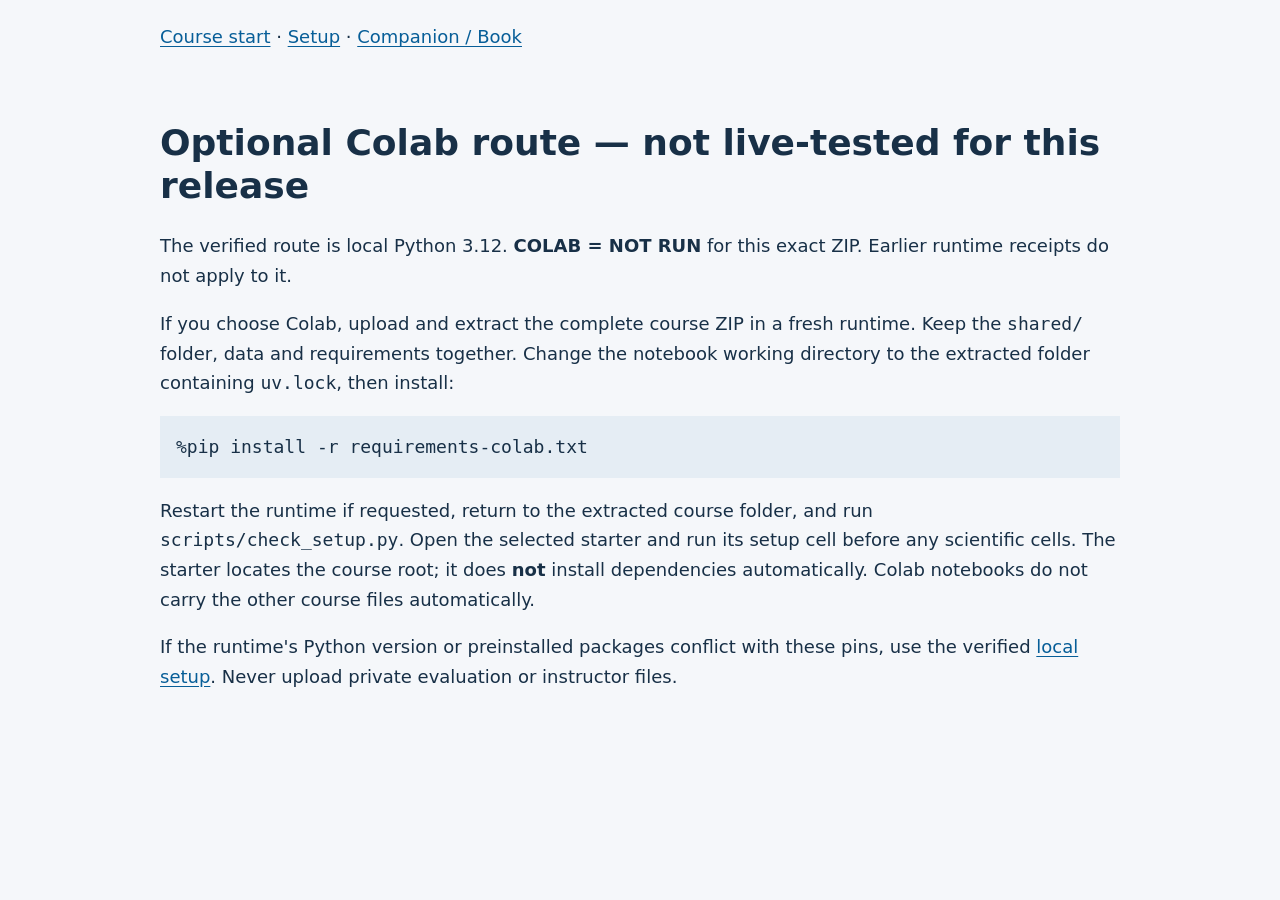
<file: 02_labs/COLAB_PREFLIGHT.html>
<!doctype html><html lang="en"><head><meta charset="utf-8"><meta name="viewport" content="width=device-width,initial-scale=1"><title>COLAB_PREFLIGHT</title><link rel="stylesheet" href="../student.css"></head><body><a class="skip" href="#main">Skip to content</a><nav aria-label="Course"><a href="../index.html">Course start</a> · <a href="../00_start/SETUP.html">Setup</a> · <a href="../interactive/index.html">Companion / Book</a></nav><main id="main" tabindex="-1"><h1 id="optional-colab-route--not-live-tested-for-this-release">Optional Colab route — not live-tested for this release</h1>
<p>The verified route is local Python 3.12. <strong>COLAB = NOT RUN</strong> for this exact ZIP. Earlier runtime receipts do not apply to it.</p>
<p>If you choose Colab, upload and extract the complete course ZIP in a fresh runtime. Keep the <code>shared/</code> folder, data and requirements together. Change the notebook working directory to the extracted folder containing <code>uv.lock</code>, then install:</p>
<pre><code class="language-python">%pip install -r requirements-colab.txt
</code></pre>
<p>Restart the runtime if requested, return to the extracted course folder, and run <code>scripts/check_setup.py</code>. Open the selected starter and run its setup cell before any scientific cells. The starter locates the course root; it does <strong>not</strong> install dependencies automatically. Colab notebooks do not carry the other course files automatically.</p>
<p>If the runtime's Python version or preinstalled packages conflict with these pins, use the verified <a href="../00_start/SETUP.html">local setup</a>. Never upload private evaluation or instructor files.</p>
</main></body></html>
</file>
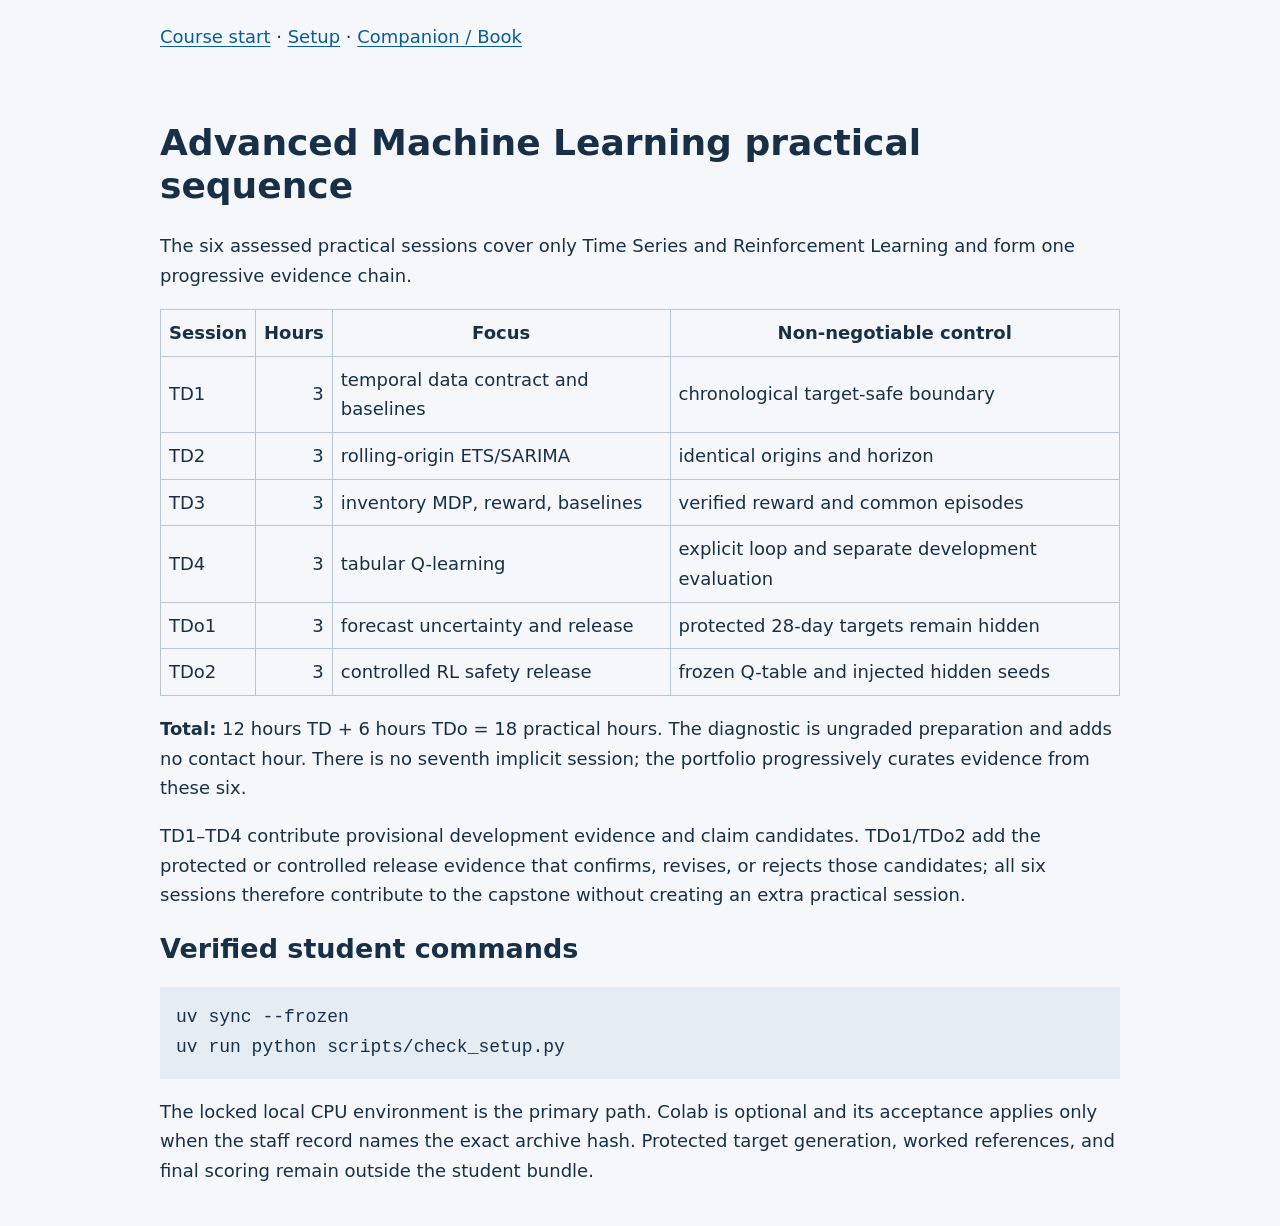
<file: 02_labs/README.html>
<!doctype html><html lang="en"><head><meta charset="utf-8"><meta name="viewport" content="width=device-width,initial-scale=1"><title>README</title><link rel="stylesheet" href="../student.css"></head><body><a class="skip" href="#main">Skip to content</a><nav aria-label="Course"><a href="../index.html">Course start</a> · <a href="../00_start/SETUP.html">Setup</a> · <a href="../interactive/index.html">Companion / Book</a></nav><main id="main" tabindex="-1"><h1 id="advanced-machine-learning-practical-sequence">Advanced Machine Learning practical sequence</h1>
<p>The six assessed practical sessions cover only Time Series and Reinforcement
Learning and form one progressive evidence chain.</p>
<table>
<thead>
<tr>
<th>Session</th>
<th style="text-align:right">Hours</th>
<th>Focus</th>
<th>Non-negotiable control</th>
</tr>
</thead>
<tbody>
<tr>
<td>TD1</td>
<td style="text-align:right">3</td>
<td>temporal data contract and baselines</td>
<td>chronological target-safe boundary</td>
</tr>
<tr>
<td>TD2</td>
<td style="text-align:right">3</td>
<td>rolling-origin ETS/SARIMA</td>
<td>identical origins and horizon</td>
</tr>
<tr>
<td>TD3</td>
<td style="text-align:right">3</td>
<td>inventory MDP, reward, baselines</td>
<td>verified reward and common episodes</td>
</tr>
<tr>
<td>TD4</td>
<td style="text-align:right">3</td>
<td>tabular Q-learning</td>
<td>explicit loop and separate development evaluation</td>
</tr>
<tr>
<td>TDo1</td>
<td style="text-align:right">3</td>
<td>forecast uncertainty and release</td>
<td>protected 28-day targets remain hidden</td>
</tr>
<tr>
<td>TDo2</td>
<td style="text-align:right">3</td>
<td>controlled RL safety release</td>
<td>frozen Q-table and injected hidden seeds</td>
</tr>
</tbody>
</table>
<p><strong>Total:</strong> 12 hours TD + 6 hours TDo = 18 practical hours. The diagnostic is
ungraded preparation and adds no contact hour. There is no seventh implicit
session; the portfolio progressively curates evidence from these six.</p>
<p>TD1–TD4 contribute provisional development evidence and claim candidates.
TDo1/TDo2 add the protected or controlled release evidence that confirms,
revises, or rejects those candidates; all six sessions therefore contribute
to the capstone without creating an extra practical session.</p>
<h2 id="verified-student-commands">Verified student commands</h2>
<pre><code class="language-bash">uv sync --frozen
uv run python scripts/check_setup.py
</code></pre>
<p>The locked local CPU environment is the primary path. Colab is optional and its
acceptance applies only when the staff record names the exact archive hash.
Protected target generation, worked
references, and final scoring remain outside the student bundle.</p>
</main></body></html>
</file>
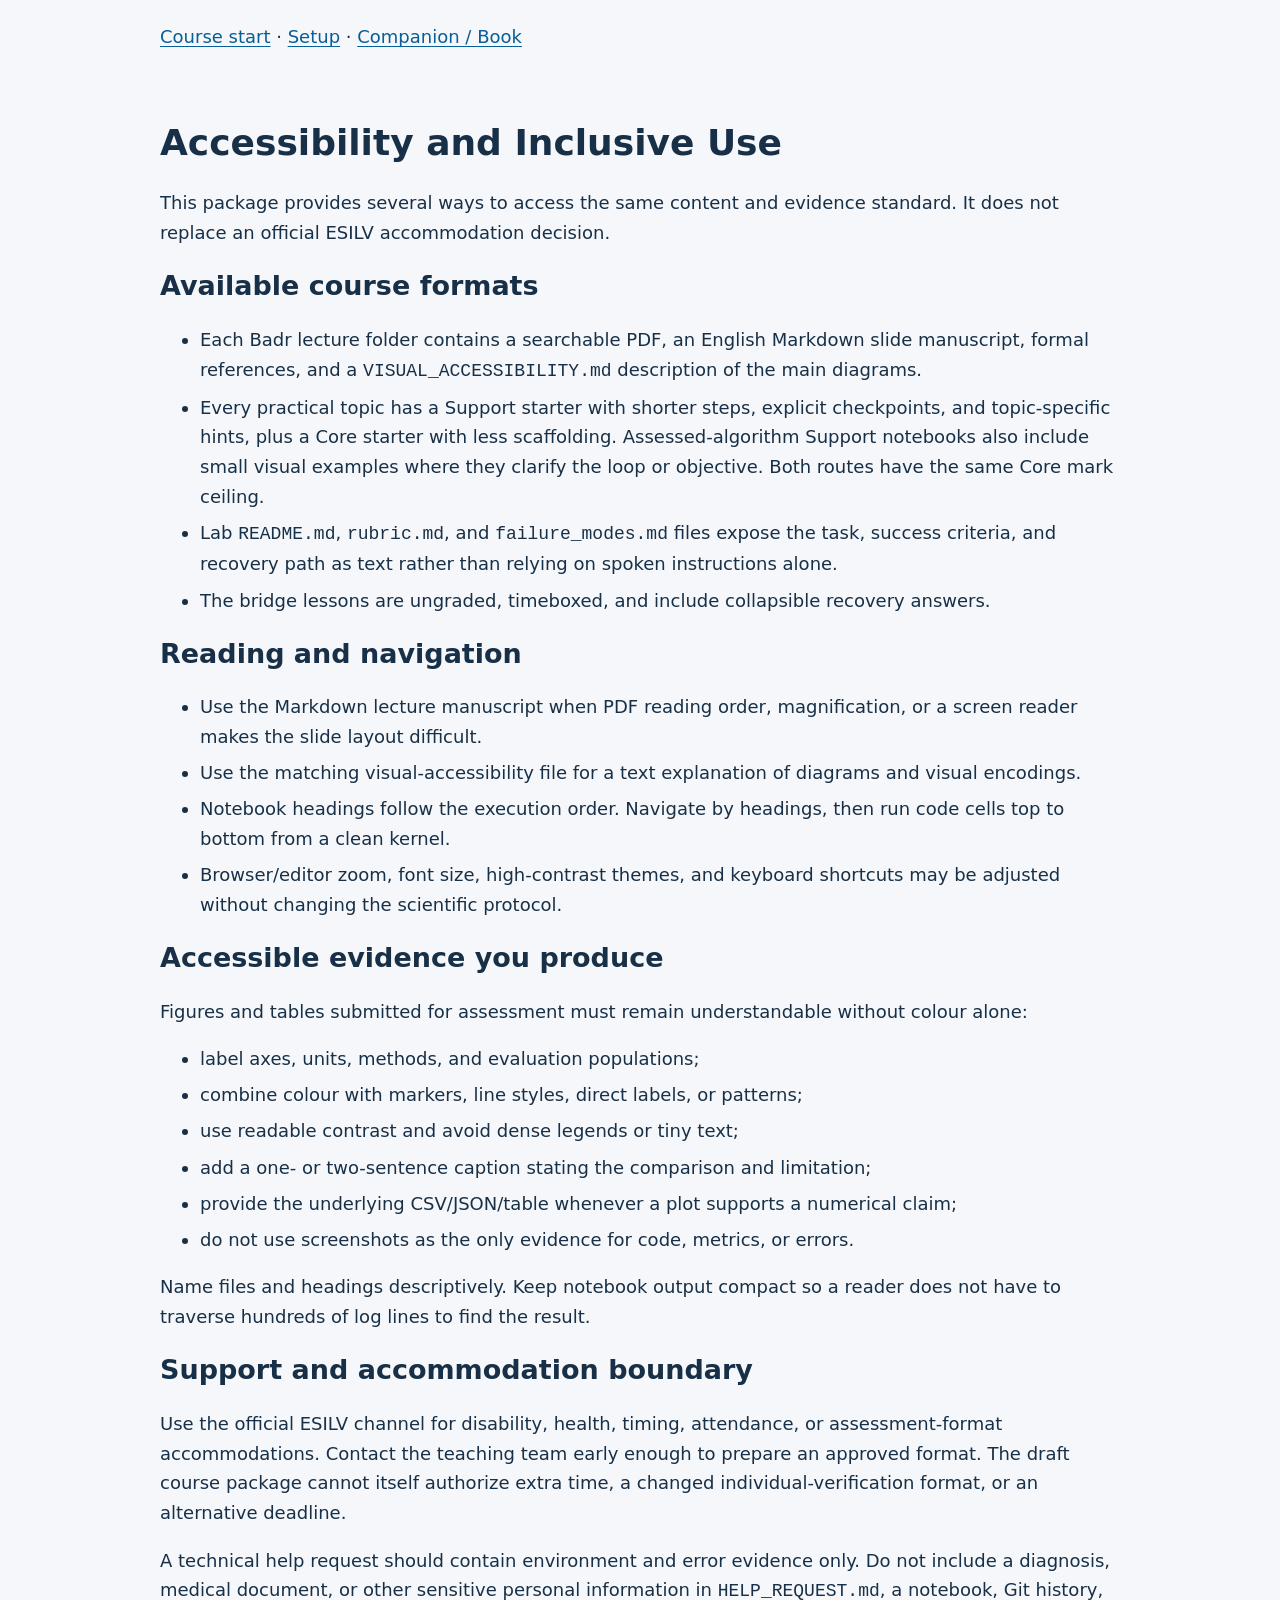
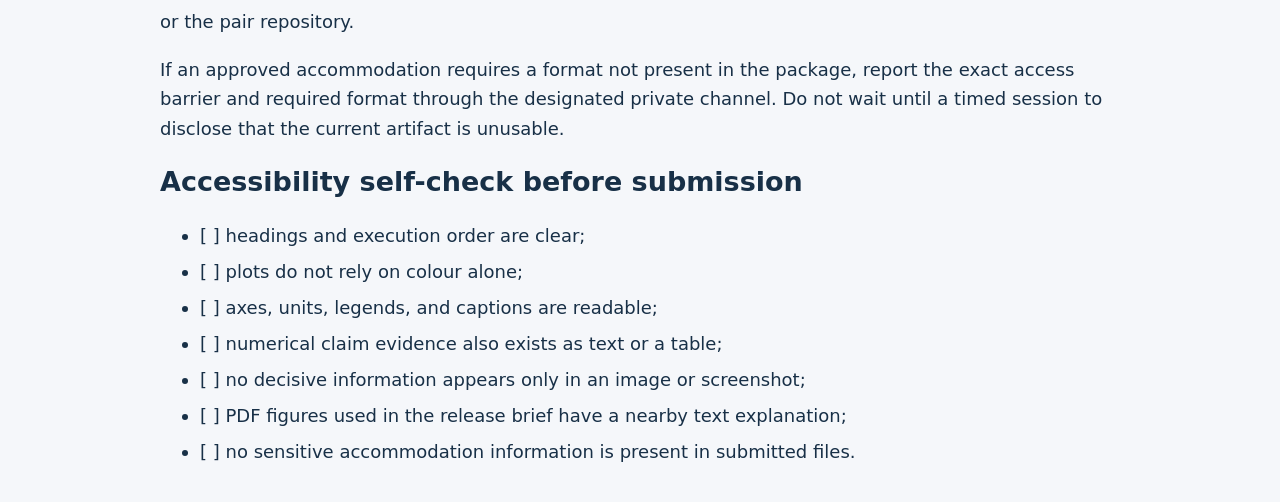
<file: 04_student_support/ACCESSIBILITY_AND_INCLUSIVE_USE.html>
<!doctype html><html lang="en"><head><meta charset="utf-8"><meta name="viewport" content="width=device-width,initial-scale=1"><title>ACCESSIBILITY_AND_INCLUSIVE_USE</title><link rel="stylesheet" href="../student.css"></head><body><a class="skip" href="#main">Skip to content</a><nav aria-label="Course"><a href="../index.html">Course start</a> · <a href="../00_start/SETUP.html">Setup</a> · <a href="../interactive/index.html">Companion / Book</a></nav><main id="main" tabindex="-1"><h1 id="accessibility-and-inclusive-use">Accessibility and Inclusive Use</h1>
<p>This package provides several ways to access the same content and evidence
standard. It does not replace an official ESILV accommodation decision.</p>
<h2 id="available-course-formats">Available course formats</h2>
<ul>
<li>Each Badr lecture folder contains a searchable PDF, an English Markdown slide
manuscript, formal references, and a <code>VISUAL_ACCESSIBILITY.md</code> description of
the main diagrams.</li>
<li>Every practical topic has a Support starter with shorter steps, explicit
checkpoints, and topic-specific hints, plus a Core starter with less
scaffolding. Assessed-algorithm Support notebooks also include small visual
examples where they clarify the loop or objective. Both routes have the same
Core mark ceiling.</li>
<li>Lab <code>README.md</code>, <code>rubric.md</code>, and <code>failure_modes.md</code> files expose the task,
success criteria, and recovery path as text rather than relying on spoken
instructions alone.</li>
<li>The bridge lessons are ungraded, timeboxed, and include collapsible recovery
answers.</li>
</ul>
<h2 id="reading-and-navigation">Reading and navigation</h2>
<ul>
<li>Use the Markdown lecture manuscript when PDF reading order, magnification, or
a screen reader makes the slide layout difficult.</li>
<li>Use the matching visual-accessibility file for a text explanation of diagrams
and visual encodings.</li>
<li>Notebook headings follow the execution order. Navigate by headings, then run
code cells top to bottom from a clean kernel.</li>
<li>Browser/editor zoom, font size, high-contrast themes, and keyboard shortcuts
may be adjusted without changing the scientific protocol.</li>
</ul>
<h2 id="accessible-evidence-you-produce">Accessible evidence you produce</h2>
<p>Figures and tables submitted for assessment must remain understandable without
colour alone:</p>
<ul>
<li>label axes, units, methods, and evaluation populations;</li>
<li>combine colour with markers, line styles, direct labels, or patterns;</li>
<li>use readable contrast and avoid dense legends or tiny text;</li>
<li>add a one- or two-sentence caption stating the comparison and limitation;</li>
<li>provide the underlying CSV/JSON/table whenever a plot supports a numerical
claim;</li>
<li>do not use screenshots as the only evidence for code, metrics, or errors.</li>
</ul>
<p>Name files and headings descriptively. Keep notebook output compact so a reader
does not have to traverse hundreds of log lines to find the result.</p>
<h2 id="support-and-accommodation-boundary">Support and accommodation boundary</h2>
<p>Use the official ESILV channel for disability, health, timing, attendance, or
assessment-format accommodations. Contact the teaching team early enough to
prepare an approved format. The draft course package cannot itself authorize
extra time, a changed individual-verification format, or an alternative
deadline.</p>
<p>A technical help request should contain environment and error evidence only.
Do not include a diagnosis, medical document, or other sensitive personal
information in <code>HELP_REQUEST.md</code>, a notebook, Git history, or the pair
repository.</p>
<p>If an approved accommodation requires a format not present in the package,
report the exact access barrier and required format through the designated
private channel. Do not wait until a timed session to disclose that the current
artifact is unusable.</p>
<h2 id="accessibility-self-check-before-submission">Accessibility self-check before submission</h2>
<ul>
<li>[ ] headings and execution order are clear;</li>
<li>[ ] plots do not rely on colour alone;</li>
<li>[ ] axes, units, legends, and captions are readable;</li>
<li>[ ] numerical claim evidence also exists as text or a table;</li>
<li>[ ] no decisive information appears only in an image or screenshot;</li>
<li>[ ] PDF figures used in the release brief have a nearby text explanation;</li>
<li>[ ] no sensitive accommodation information is present in submitted files.</li>
</ul>
</main></body></html>
</file>
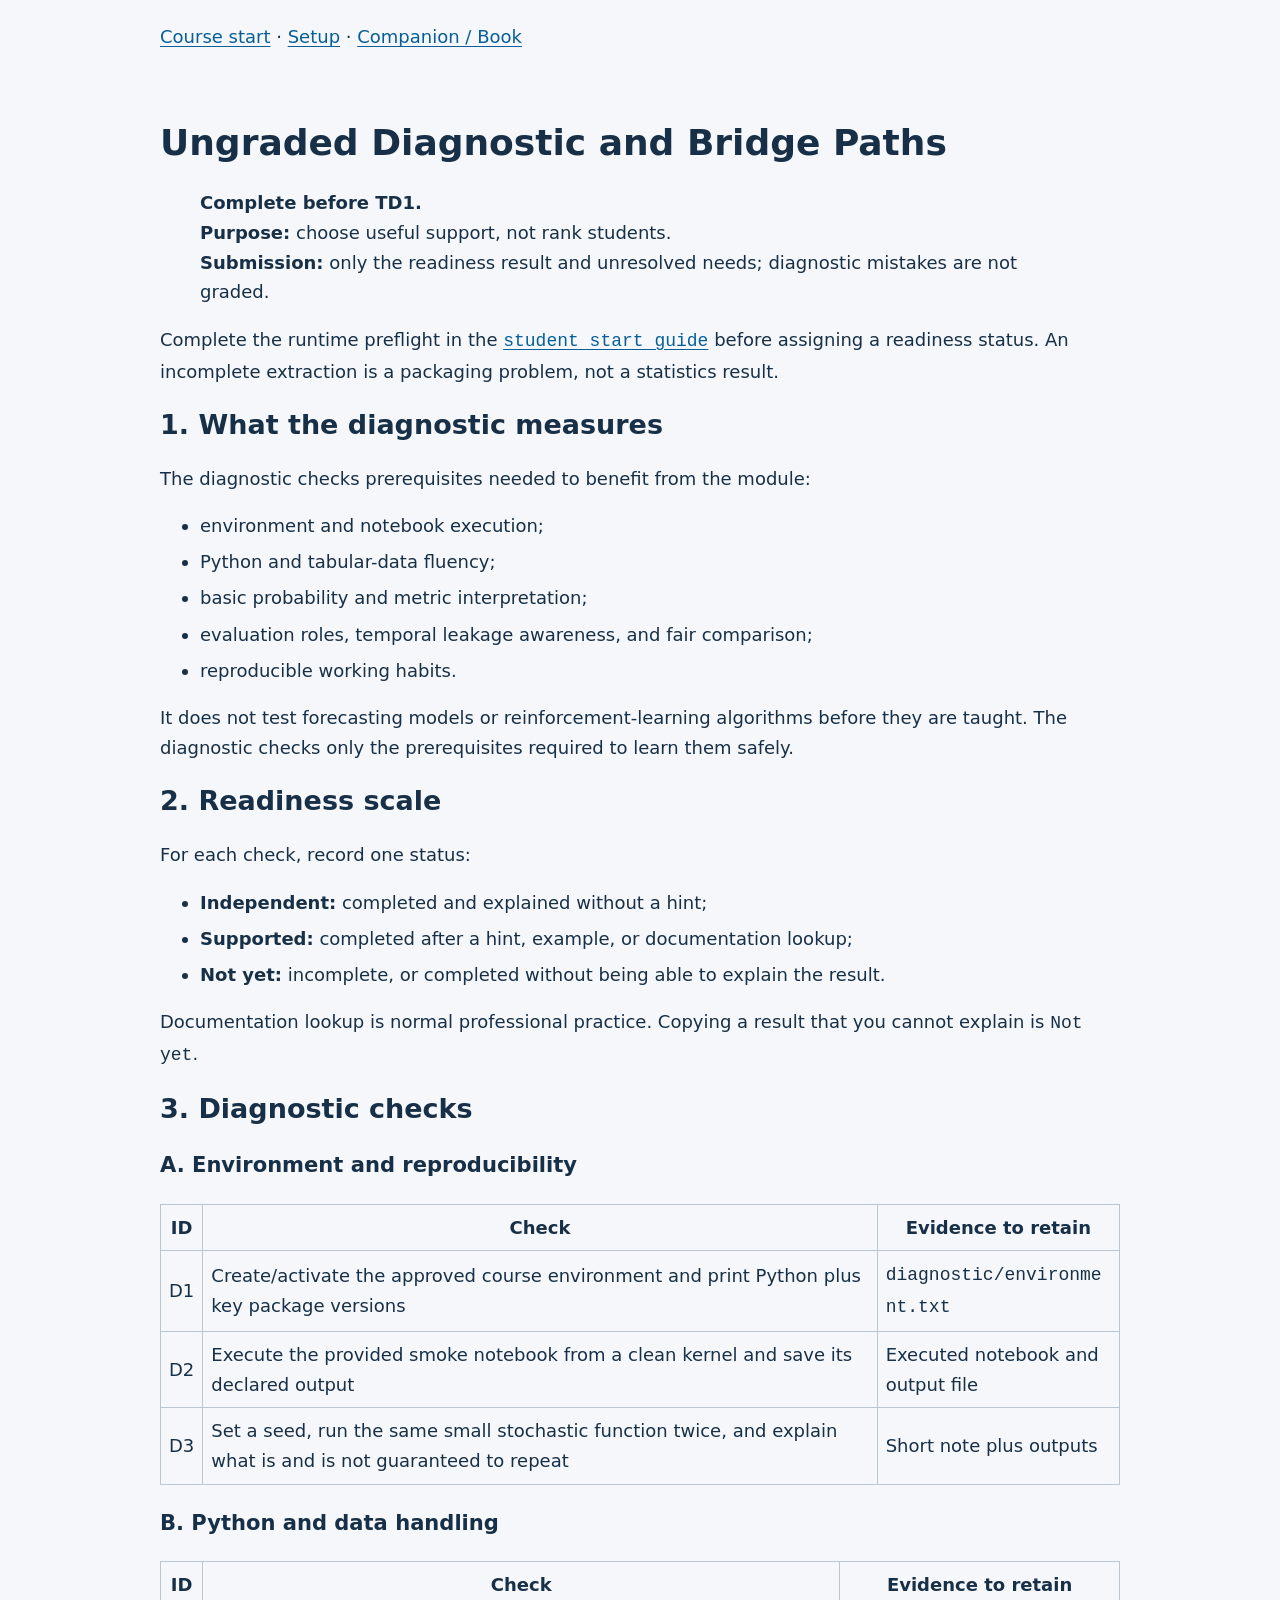
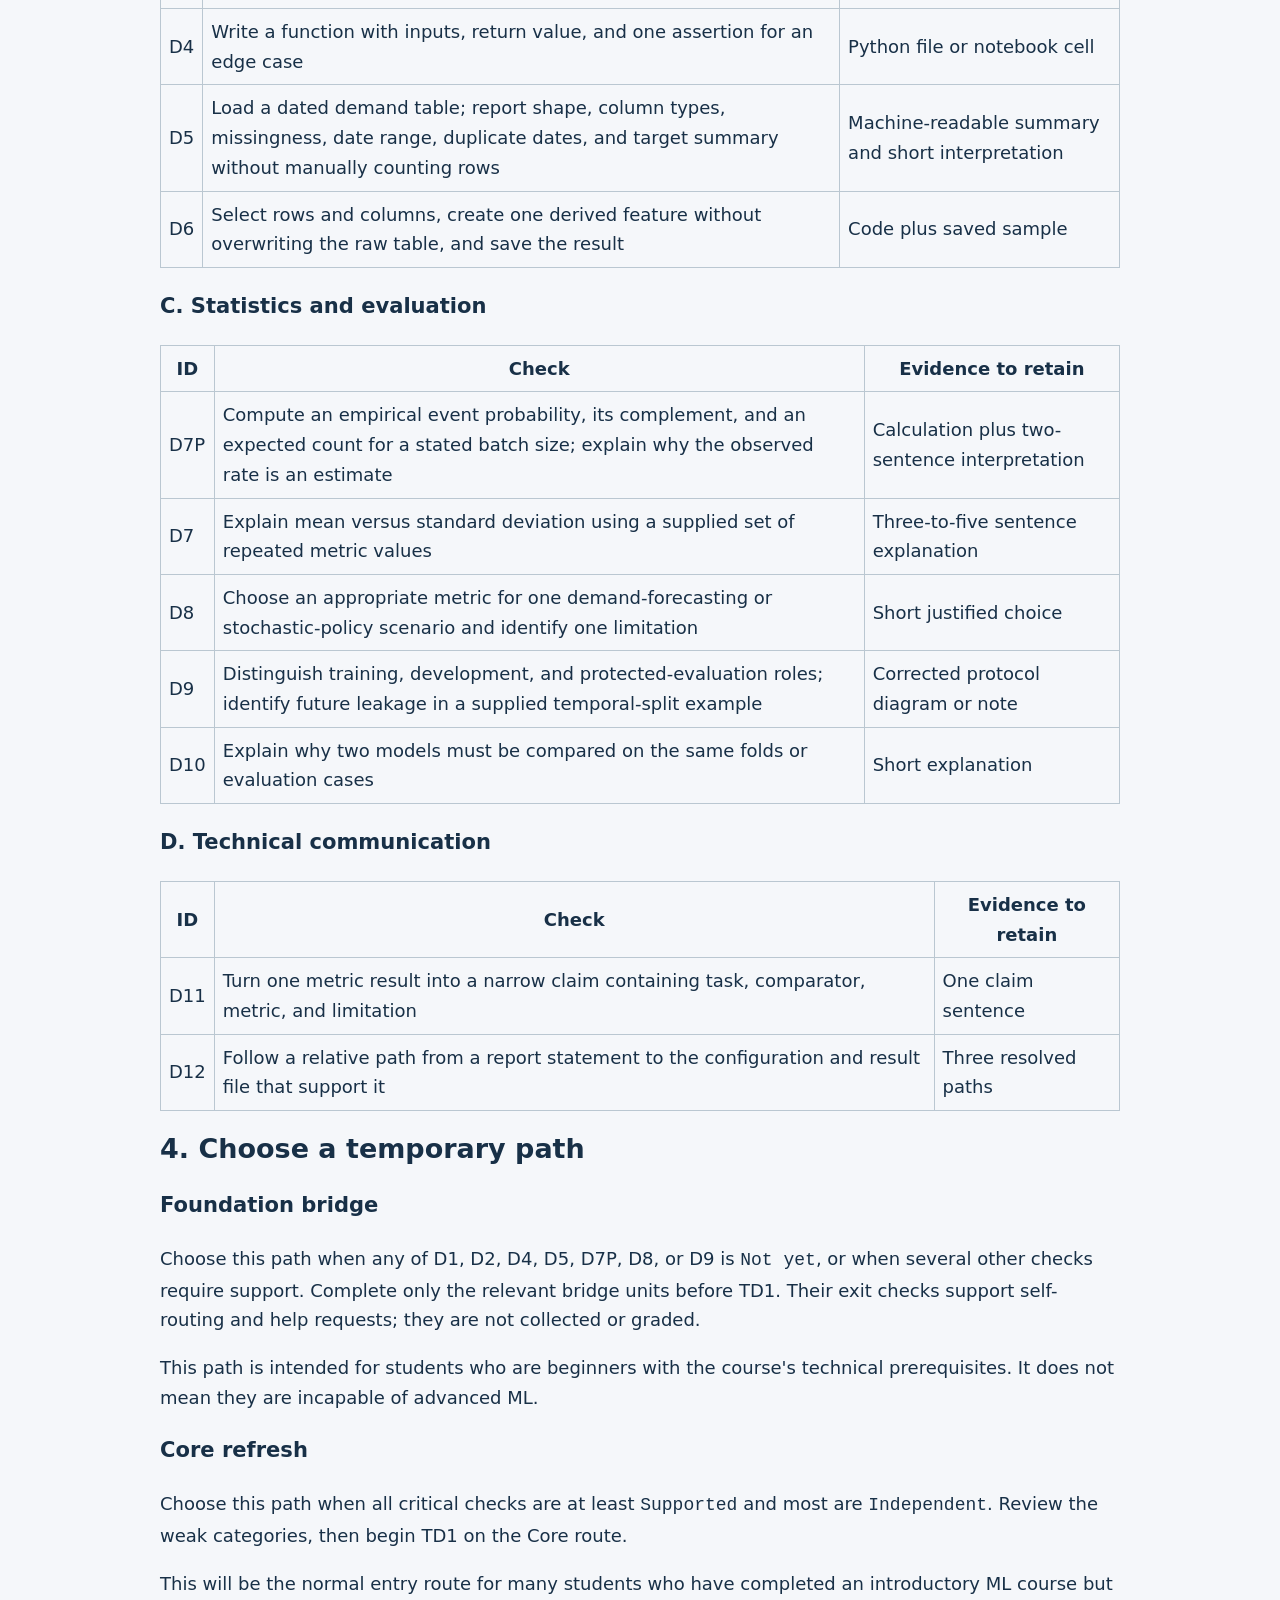
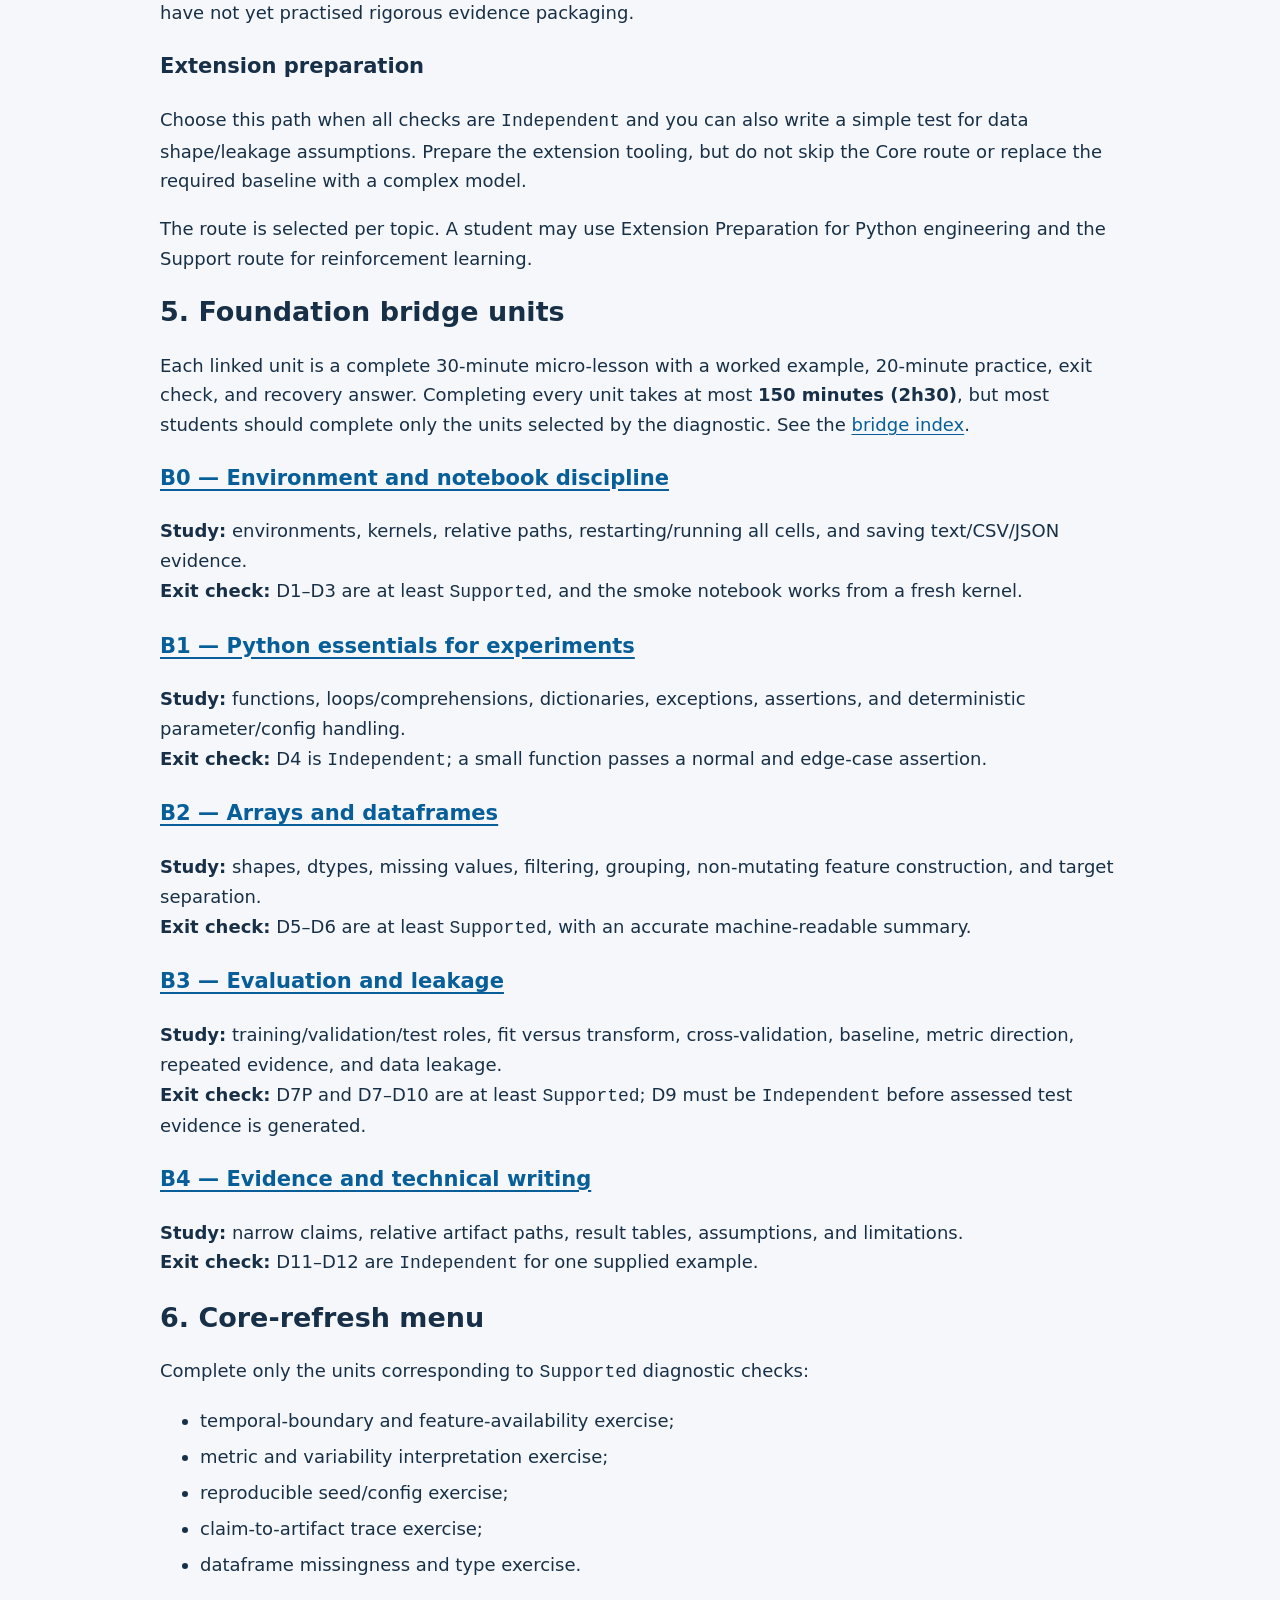
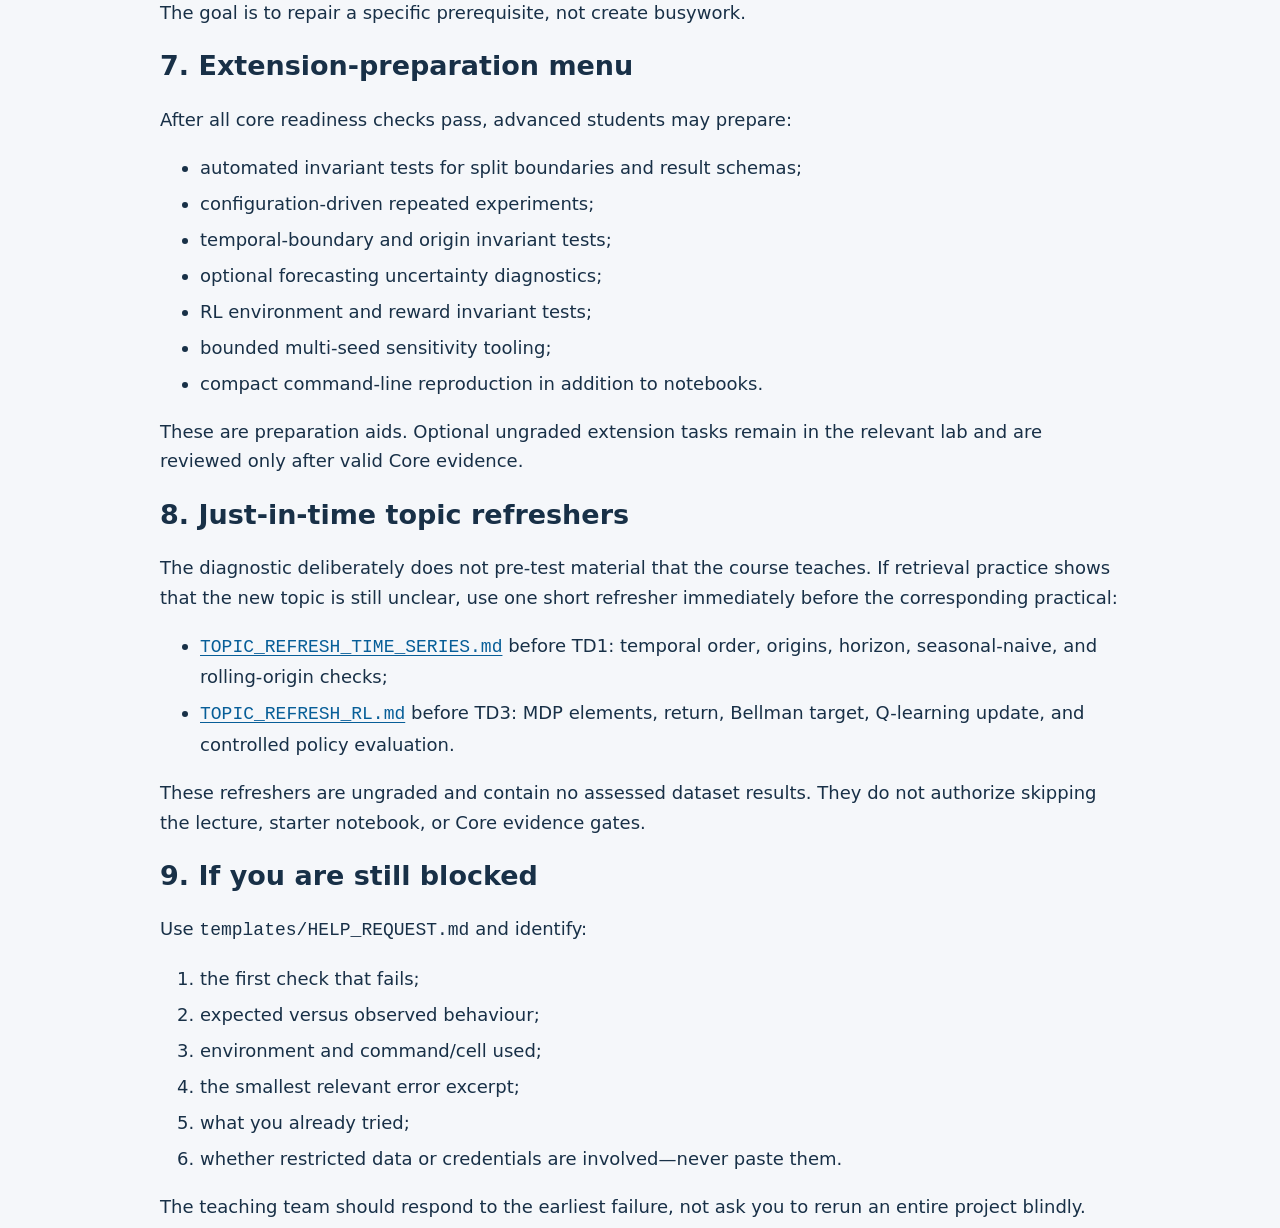
<file: 04_student_support/DIAGNOSTIC_AND_BRIDGE_PATHS.html>
<!doctype html><html lang="en"><head><meta charset="utf-8"><meta name="viewport" content="width=device-width,initial-scale=1"><title>DIAGNOSTIC_AND_BRIDGE_PATHS</title><link rel="stylesheet" href="../student.css"></head><body><a class="skip" href="#main">Skip to content</a><nav aria-label="Course"><a href="../index.html">Course start</a> · <a href="../00_start/SETUP.html">Setup</a> · <a href="../interactive/index.html">Companion / Book</a></nav><main id="main" tabindex="-1"><h1 id="ungraded-diagnostic-and-bridge-paths">Ungraded Diagnostic and Bridge Paths</h1>
<blockquote>
<p><strong>Complete before TD1.</strong><br/>
<strong>Purpose:</strong> choose useful support, not rank students.<br/>
<strong>Submission:</strong> only the readiness result and unresolved needs; diagnostic
mistakes are not graded.</p>
</blockquote>
<p>Complete the runtime preflight in the
<a href="../00_start/START_HERE.html"><code>student start guide</code></a> before assigning
a readiness status. An incomplete extraction is a packaging problem, not a
statistics result.</p>
<h2 id="1-what-the-diagnostic-measures">1. What the diagnostic measures</h2>
<p>The diagnostic checks prerequisites needed to benefit from the module:</p>
<ul>
<li>environment and notebook execution;</li>
<li>Python and tabular-data fluency;</li>
<li>basic probability and metric interpretation;</li>
<li>evaluation roles, temporal leakage awareness, and fair comparison;</li>
<li>reproducible working habits.</li>
</ul>
<p>It does not test forecasting models or reinforcement-learning algorithms before
they are taught. The diagnostic checks only the prerequisites required to learn
them safely.</p>
<h2 id="2-readiness-scale">2. Readiness scale</h2>
<p>For each check, record one status:</p>
<ul>
<li><strong>Independent:</strong> completed and explained without a hint;</li>
<li><strong>Supported:</strong> completed after a hint, example, or documentation lookup;</li>
<li><strong>Not yet:</strong> incomplete, or completed without being able to explain the result.</li>
</ul>
<p>Documentation lookup is normal professional practice. Copying a result that you
cannot explain is <code>Not yet</code>.</p>
<h2 id="3-diagnostic-checks">3. Diagnostic checks</h2>
<h3 id="a-environment-and-reproducibility">A. Environment and reproducibility</h3>
<table>
<thead>
<tr>
<th>ID</th>
<th>Check</th>
<th>Evidence to retain</th>
</tr>
</thead>
<tbody>
<tr>
<td>D1</td>
<td>Create/activate the approved course environment and print Python plus key package versions</td>
<td><code>diagnostic/environment.txt</code></td>
</tr>
<tr>
<td>D2</td>
<td>Execute the provided smoke notebook from a clean kernel and save its declared output</td>
<td>Executed notebook and output file</td>
</tr>
<tr>
<td>D3</td>
<td>Set a seed, run the same small stochastic function twice, and explain what is and is not guaranteed to repeat</td>
<td>Short note plus outputs</td>
</tr>
</tbody>
</table>
<h3 id="b-python-and-data-handling">B. Python and data handling</h3>
<table>
<thead>
<tr>
<th>ID</th>
<th>Check</th>
<th>Evidence to retain</th>
</tr>
</thead>
<tbody>
<tr>
<td>D4</td>
<td>Write a function with inputs, return value, and one assertion for an edge case</td>
<td>Python file or notebook cell</td>
</tr>
<tr>
<td>D5</td>
<td>Load a dated demand table; report shape, column types, missingness, date range, duplicate dates, and target summary without manually counting rows</td>
<td>Machine-readable summary and short interpretation</td>
</tr>
<tr>
<td>D6</td>
<td>Select rows and columns, create one derived feature without overwriting the raw table, and save the result</td>
<td>Code plus saved sample</td>
</tr>
</tbody>
</table>
<h3 id="c-statistics-and-evaluation">C. Statistics and evaluation</h3>
<table>
<thead>
<tr>
<th>ID</th>
<th>Check</th>
<th>Evidence to retain</th>
</tr>
</thead>
<tbody>
<tr>
<td>D7P</td>
<td>Compute an empirical event probability, its complement, and an expected count for a stated batch size; explain why the observed rate is an estimate</td>
<td>Calculation plus two-sentence interpretation</td>
</tr>
<tr>
<td>D7</td>
<td>Explain mean versus standard deviation using a supplied set of repeated metric values</td>
<td>Three-to-five sentence explanation</td>
</tr>
<tr>
<td>D8</td>
<td>Choose an appropriate metric for one demand-forecasting or stochastic-policy scenario and identify one limitation</td>
<td>Short justified choice</td>
</tr>
<tr>
<td>D9</td>
<td>Distinguish training, development, and protected-evaluation roles; identify future leakage in a supplied temporal-split example</td>
<td>Corrected protocol diagram or note</td>
</tr>
<tr>
<td>D10</td>
<td>Explain why two models must be compared on the same folds or evaluation cases</td>
<td>Short explanation</td>
</tr>
</tbody>
</table>
<h3 id="d-technical-communication">D. Technical communication</h3>
<table>
<thead>
<tr>
<th>ID</th>
<th>Check</th>
<th>Evidence to retain</th>
</tr>
</thead>
<tbody>
<tr>
<td>D11</td>
<td>Turn one metric result into a narrow claim containing task, comparator, metric, and limitation</td>
<td>One claim sentence</td>
</tr>
<tr>
<td>D12</td>
<td>Follow a relative path from a report statement to the configuration and result file that support it</td>
<td>Three resolved paths</td>
</tr>
</tbody>
</table>
<h2 id="4-choose-a-temporary-path">4. Choose a temporary path</h2>
<h3 id="foundation-bridge">Foundation bridge</h3>
<p>Choose this path when any of D1, D2, D4, D5, D7P, D8, or D9 is <code>Not yet</code>, or when
several other checks require support. Complete only the relevant bridge units
before TD1. Their exit checks support self-routing and help requests; they are
not collected or graded.</p>
<p>This path is intended for students who are beginners with the course's technical
prerequisites. It does not mean they are incapable of advanced ML.</p>
<h3 id="core-refresh">Core refresh</h3>
<p>Choose this path when all critical checks are at least <code>Supported</code> and most are
<code>Independent</code>. Review the weak categories, then begin TD1 on the Core route.</p>
<p>This will be the normal entry route for many students who have completed an
introductory ML course but have not yet practised rigorous evidence packaging.</p>
<h3 id="extension-preparation">Extension preparation</h3>
<p>Choose this path when all checks are <code>Independent</code> and you can also write a
simple test for data shape/leakage assumptions. Prepare the extension tooling,
but do not skip the Core route or replace the required baseline with a complex
model.</p>
<p>The route is selected per topic. A student may use Extension Preparation for
Python engineering and the Support route for reinforcement learning.</p>
<h2 id="5-foundation-bridge-units">5. Foundation bridge units</h2>
<p>Each linked unit is a complete 30-minute micro-lesson with a worked example,
20-minute practice, exit check, and recovery answer. Completing every unit takes
at most <strong>150 minutes (2h30)</strong>, but most students should complete only the units
selected by the diagnostic. See the <a href="bridge/README.html">bridge index</a>.</p>
<h3 id="b0--environment-and-notebook-discipline"><a href="bridge/B0_ENVIRONMENT_AND_NOTEBOOK_DISCIPLINE.html">B0 — Environment and notebook discipline</a></h3>
<p><strong>Study:</strong> environments, kernels, relative paths, restarting/running all cells,
and saving text/CSV/JSON evidence.<br/>
<strong>Exit check:</strong> D1–D3 are at least <code>Supported</code>, and the smoke notebook works from
a fresh kernel.</p>
<h3 id="b1--python-essentials-for-experiments"><a href="bridge/B1_PYTHON_FOR_EXPERIMENTS.html">B1 — Python essentials for experiments</a></h3>
<p><strong>Study:</strong> functions, loops/comprehensions, dictionaries, exceptions, assertions,
and deterministic parameter/config handling.<br/>
<strong>Exit check:</strong> D4 is <code>Independent</code>; a small function passes a normal and edge-case
assertion.</p>
<h3 id="b2--arrays-and-dataframes"><a href="bridge/B2_ARRAYS_AND_DATAFRAMES.html">B2 — Arrays and dataframes</a></h3>
<p><strong>Study:</strong> shapes, dtypes, missing values, filtering, grouping, non-mutating
feature construction, and target separation.<br/>
<strong>Exit check:</strong> D5–D6 are at least <code>Supported</code>, with an accurate machine-readable
summary.</p>
<h3 id="b3--evaluation-and-leakage"><a href="bridge/B3_EVALUATION_AND_LEAKAGE.html">B3 — Evaluation and leakage</a></h3>
<p><strong>Study:</strong> training/validation/test roles, fit versus transform, cross-validation,
baseline, metric direction, repeated evidence, and data leakage.<br/>
<strong>Exit check:</strong> D7P and D7–D10 are at least <code>Supported</code>; D9 must be <code>Independent</code> before
assessed test evidence is generated.</p>
<h3 id="b4--evidence-and-technical-writing"><a href="bridge/B4_EVIDENCE_AND_TECHNICAL_WRITING.html">B4 — Evidence and technical writing</a></h3>
<p><strong>Study:</strong> narrow claims, relative artifact paths, result tables, assumptions,
and limitations.<br/>
<strong>Exit check:</strong> D11–D12 are <code>Independent</code> for one supplied example.</p>
<h2 id="6-core-refresh-menu">6. Core-refresh menu</h2>
<p>Complete only the units corresponding to <code>Supported</code> diagnostic checks:</p>
<ul>
<li>temporal-boundary and feature-availability exercise;</li>
<li>metric and variability interpretation exercise;</li>
<li>reproducible seed/config exercise;</li>
<li>claim-to-artifact trace exercise;</li>
<li>dataframe missingness and type exercise.</li>
</ul>
<p>The goal is to repair a specific prerequisite, not create busywork.</p>
<h2 id="7-extension-preparation-menu">7. Extension-preparation menu</h2>
<p>After all core readiness checks pass, advanced students may prepare:</p>
<ul>
<li>automated invariant tests for split boundaries and result schemas;</li>
<li>configuration-driven repeated experiments;</li>
<li>temporal-boundary and origin invariant tests;</li>
<li>optional forecasting uncertainty diagnostics;</li>
<li>RL environment and reward invariant tests;</li>
<li>bounded multi-seed sensitivity tooling;</li>
<li>compact command-line reproduction in addition to notebooks.</li>
</ul>
<p>These are preparation aids. Optional ungraded extension tasks remain in the
relevant lab and are reviewed only after valid Core evidence.</p>
<h2 id="8-just-in-time-topic-refreshers">8. Just-in-time topic refreshers</h2>
<p>The diagnostic deliberately does not pre-test material that the course teaches.
If retrieval practice shows that the new topic is still unclear, use one short
refresher immediately before the corresponding practical:</p>
<ul>
<li><a href="TOPIC_REFRESH_TIME_SERIES.html"><code>TOPIC_REFRESH_TIME_SERIES.md</code></a> before TD1:
temporal order, origins, horizon, seasonal-naive, and rolling-origin checks;</li>
<li><a href="TOPIC_REFRESH_RL.html"><code>TOPIC_REFRESH_RL.md</code></a> before TD3: MDP elements,
return, Bellman target, Q-learning update, and controlled policy evaluation.</li>
</ul>
<p>These refreshers are ungraded and contain no assessed dataset results. They do
not authorize skipping the lecture, starter notebook, or Core evidence gates.</p>
<h2 id="9-if-you-are-still-blocked">9. If you are still blocked</h2>
<p>Use <code>templates/HELP_REQUEST.md</code> and identify:</p>
<ol>
<li>the first check that fails;</li>
<li>expected versus observed behaviour;</li>
<li>environment and command/cell used;</li>
<li>the smallest relevant error excerpt;</li>
<li>what you already tried;</li>
<li>whether restricted data or credentials are involved—never paste them.</li>
</ol>
<p>The teaching team should respond to the earliest failure, not ask you to rerun an
entire project blindly.</p>
</main></body></html>
</file>
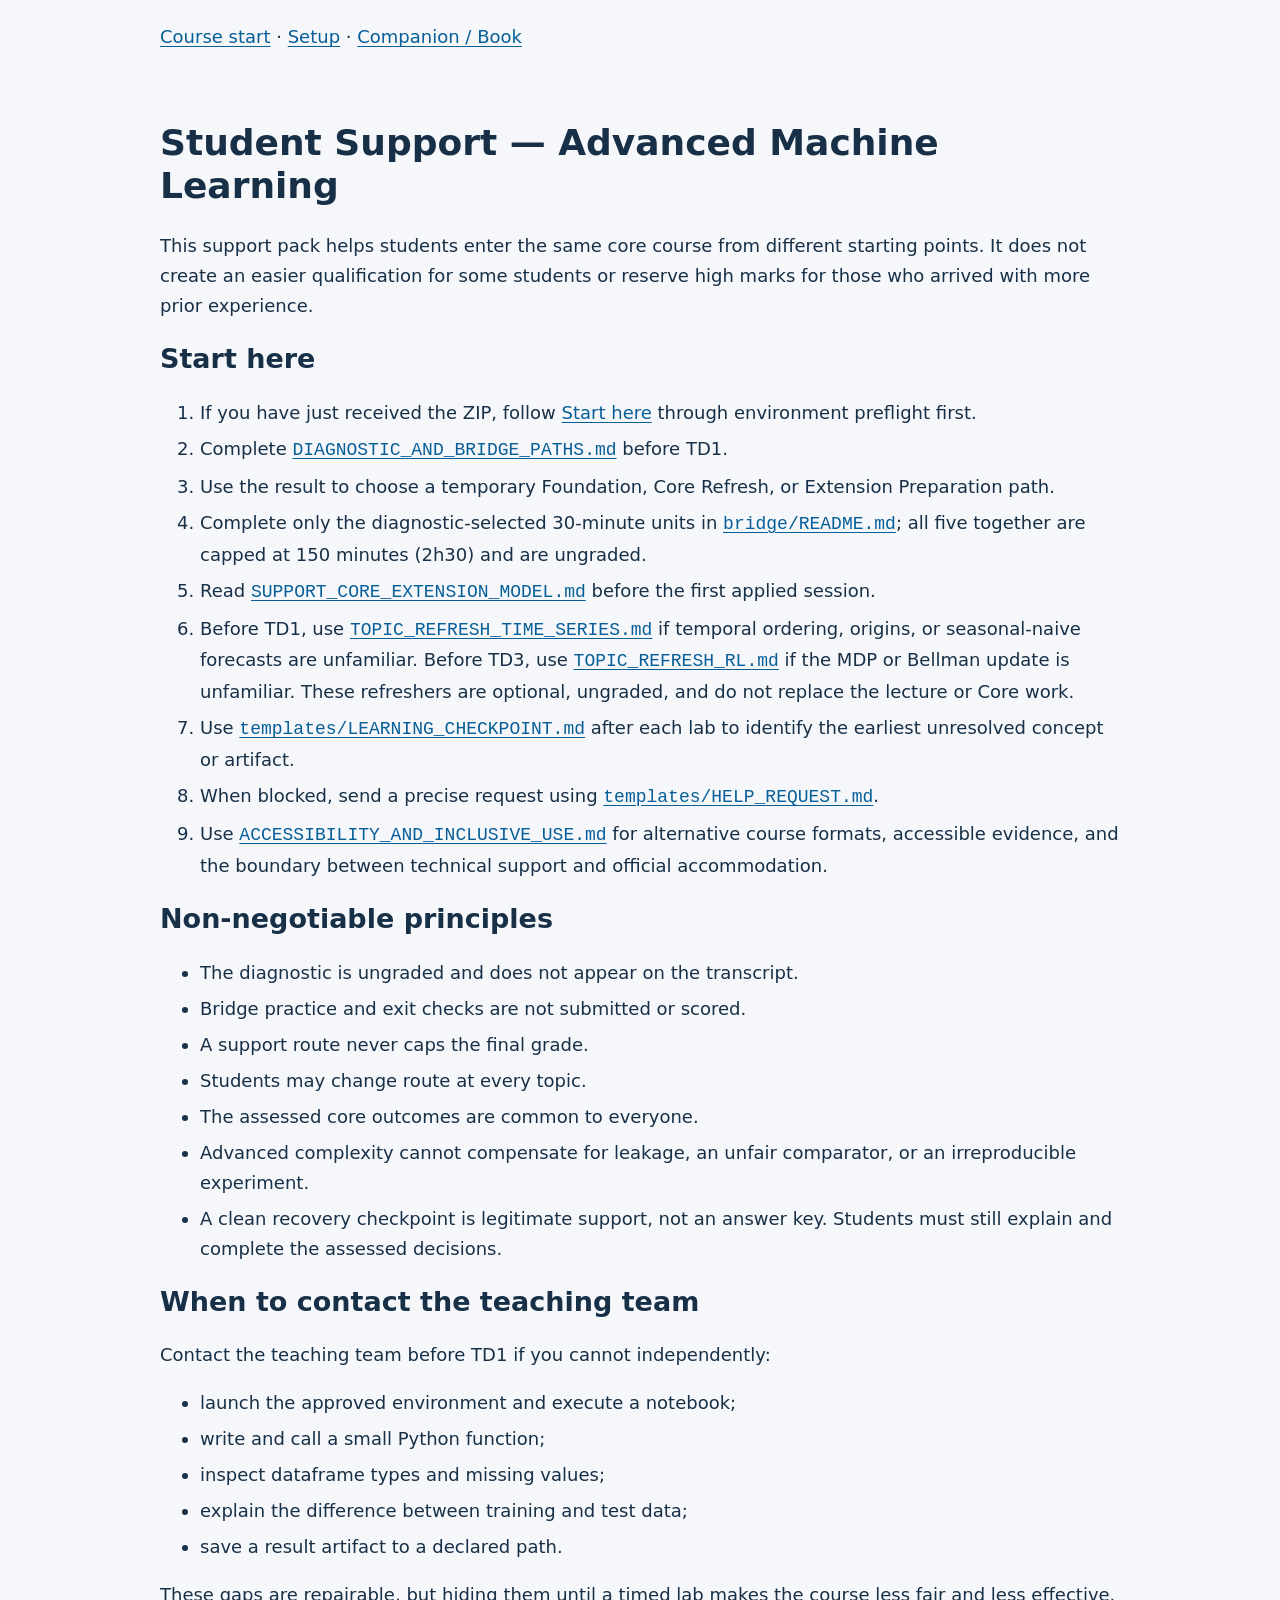
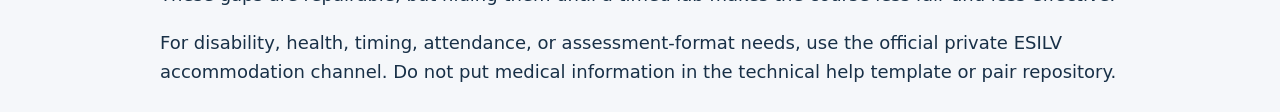
<file: 04_student_support/README.html>
<!doctype html><html lang="en"><head><meta charset="utf-8"><meta name="viewport" content="width=device-width,initial-scale=1"><title>README</title><link rel="stylesheet" href="../student.css"></head><body><a class="skip" href="#main">Skip to content</a><nav aria-label="Course"><a href="../index.html">Course start</a> · <a href="../00_start/SETUP.html">Setup</a> · <a href="../interactive/index.html">Companion / Book</a></nav><main id="main" tabindex="-1"><h1 id="student-support--advanced-machine-learning">Student Support — Advanced Machine Learning</h1>
<p>This support pack helps students enter the same core course from different
starting points. It does not create an easier qualification for some students or
reserve high marks for those who arrived with more prior experience.</p>
<h2 id="start-here">Start here</h2>
<ol>
<li>If you have just received the ZIP, follow
<a href="../00_start/START_HERE.html">Start here</a>
through environment preflight first.</li>
<li>Complete <a href="DIAGNOSTIC_AND_BRIDGE_PATHS.html"><code>DIAGNOSTIC_AND_BRIDGE_PATHS.md</code></a>
before TD1.</li>
<li>Use the result to choose a temporary Foundation, Core Refresh, or Extension
Preparation path.</li>
<li>Complete only the diagnostic-selected 30-minute units in
<a href="bridge/README.html"><code>bridge/README.md</code></a>; all five together are capped at 150
minutes (2h30) and are ungraded.</li>
<li>Read <a href="SUPPORT_CORE_EXTENSION_MODEL.html"><code>SUPPORT_CORE_EXTENSION_MODEL.md</code></a>
before the first applied session.</li>
<li>Before TD1, use
<a href="TOPIC_REFRESH_TIME_SERIES.html"><code>TOPIC_REFRESH_TIME_SERIES.md</code></a> if temporal
ordering, origins, or seasonal-naive forecasts are unfamiliar. Before TD3,
use <a href="TOPIC_REFRESH_RL.html"><code>TOPIC_REFRESH_RL.md</code></a> if the MDP or Bellman update
is unfamiliar. These refreshers are optional, ungraded, and do not replace
the lecture or Core work.</li>
<li>Use <a href="templates/LEARNING_CHECKPOINT.html"><code>templates/LEARNING_CHECKPOINT.md</code></a>
after each lab to identify the earliest
unresolved concept or artifact.</li>
<li>When blocked, send a precise request using
<a href="templates/HELP_REQUEST.html"><code>templates/HELP_REQUEST.md</code></a>.</li>
<li>Use <a href="ACCESSIBILITY_AND_INCLUSIVE_USE.html"><code>ACCESSIBILITY_AND_INCLUSIVE_USE.md</code></a>
for alternative course formats, accessible evidence, and the boundary
between technical support and official accommodation.</li>
</ol>
<h2 id="non-negotiable-principles">Non-negotiable principles</h2>
<ul>
<li>The diagnostic is ungraded and does not appear on the transcript.</li>
<li>Bridge practice and exit checks are not submitted or scored.</li>
<li>A support route never caps the final grade.</li>
<li>Students may change route at every topic.</li>
<li>The assessed core outcomes are common to everyone.</li>
<li>Advanced complexity cannot compensate for leakage, an unfair comparator, or
an irreproducible experiment.</li>
<li>A clean recovery checkpoint is legitimate support, not an answer key. Students
must still explain and complete the assessed decisions.</li>
</ul>
<h2 id="when-to-contact-the-teaching-team">When to contact the teaching team</h2>
<p>Contact the teaching team before TD1 if you cannot independently:</p>
<ul>
<li>launch the approved environment and execute a notebook;</li>
<li>write and call a small Python function;</li>
<li>inspect dataframe types and missing values;</li>
<li>explain the difference between training and test data;</li>
<li>save a result artifact to a declared path.</li>
</ul>
<p>These gaps are repairable, but hiding them until a timed lab makes the course
less fair and less effective.</p>
<p>For disability, health, timing, attendance, or assessment-format needs, use the
official private ESILV accommodation channel. Do not put medical information in
the technical help template or pair repository.</p>
</main></body></html>
</file>
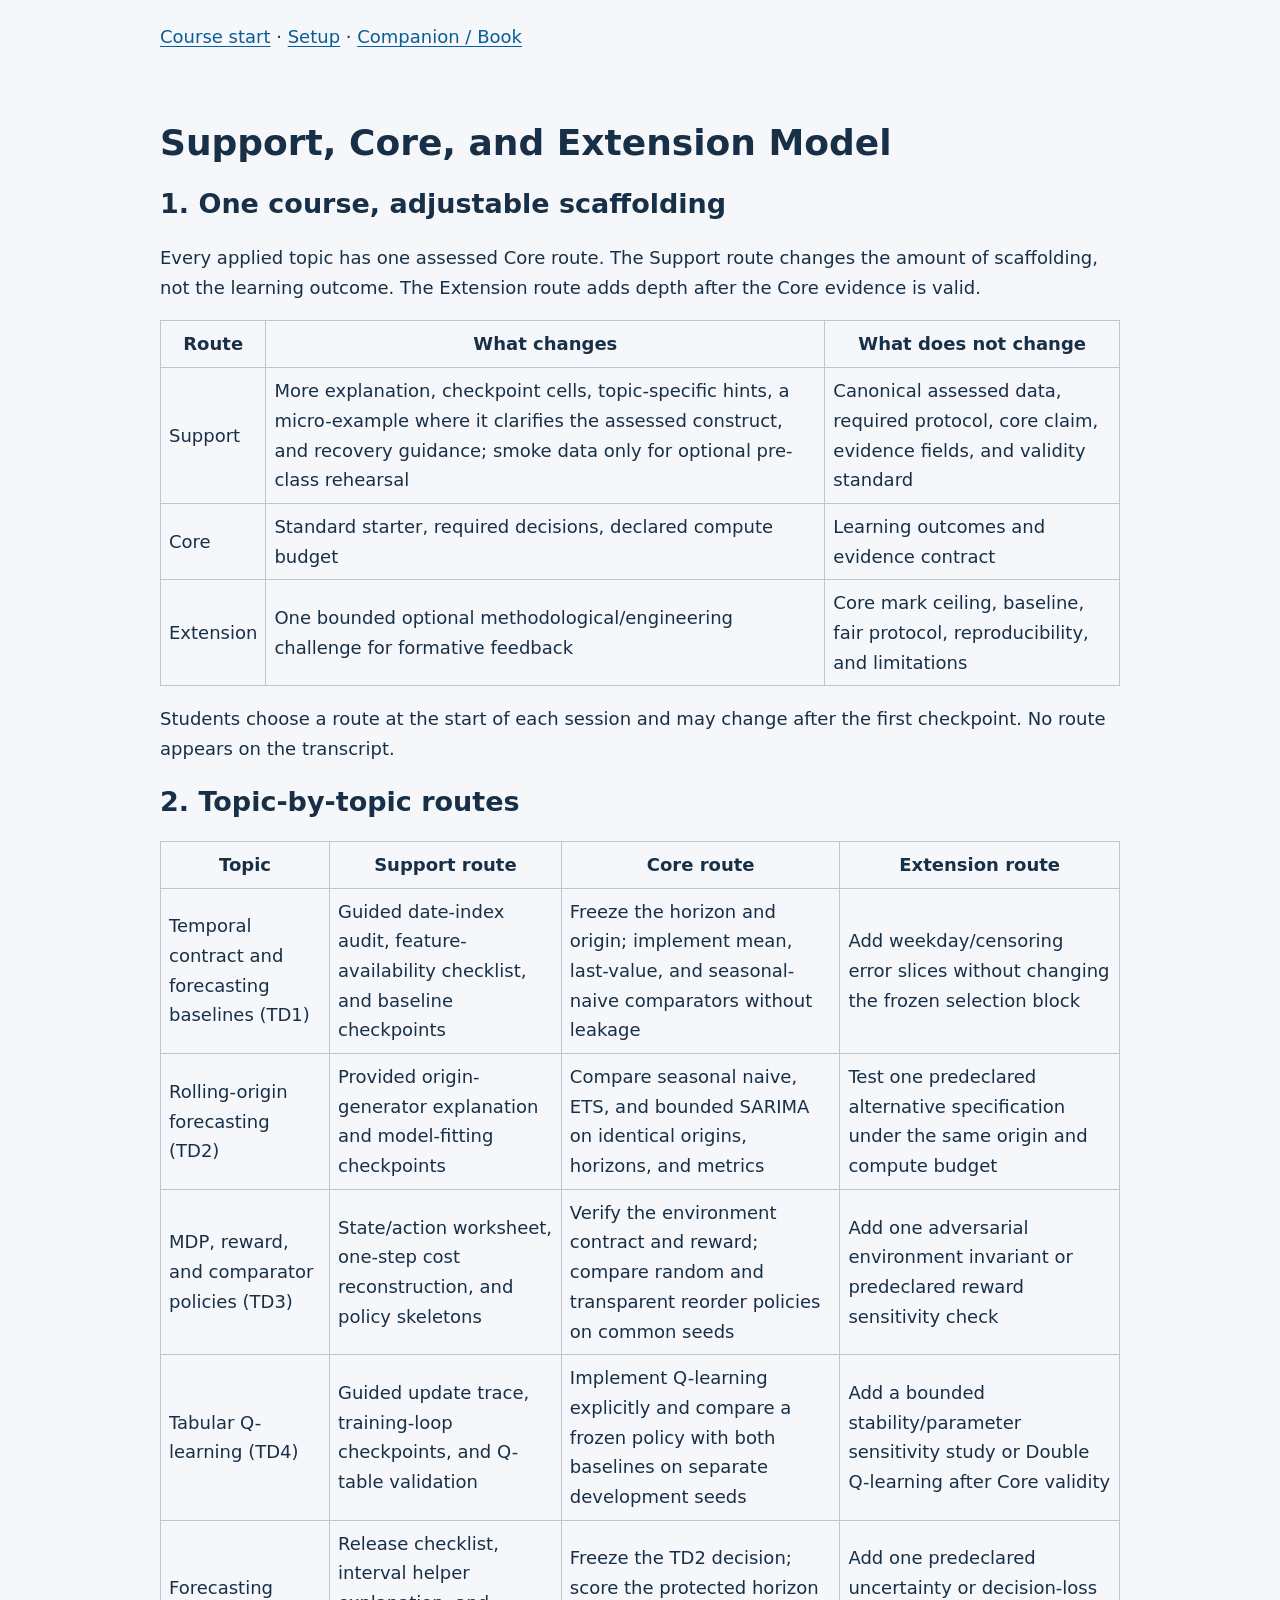
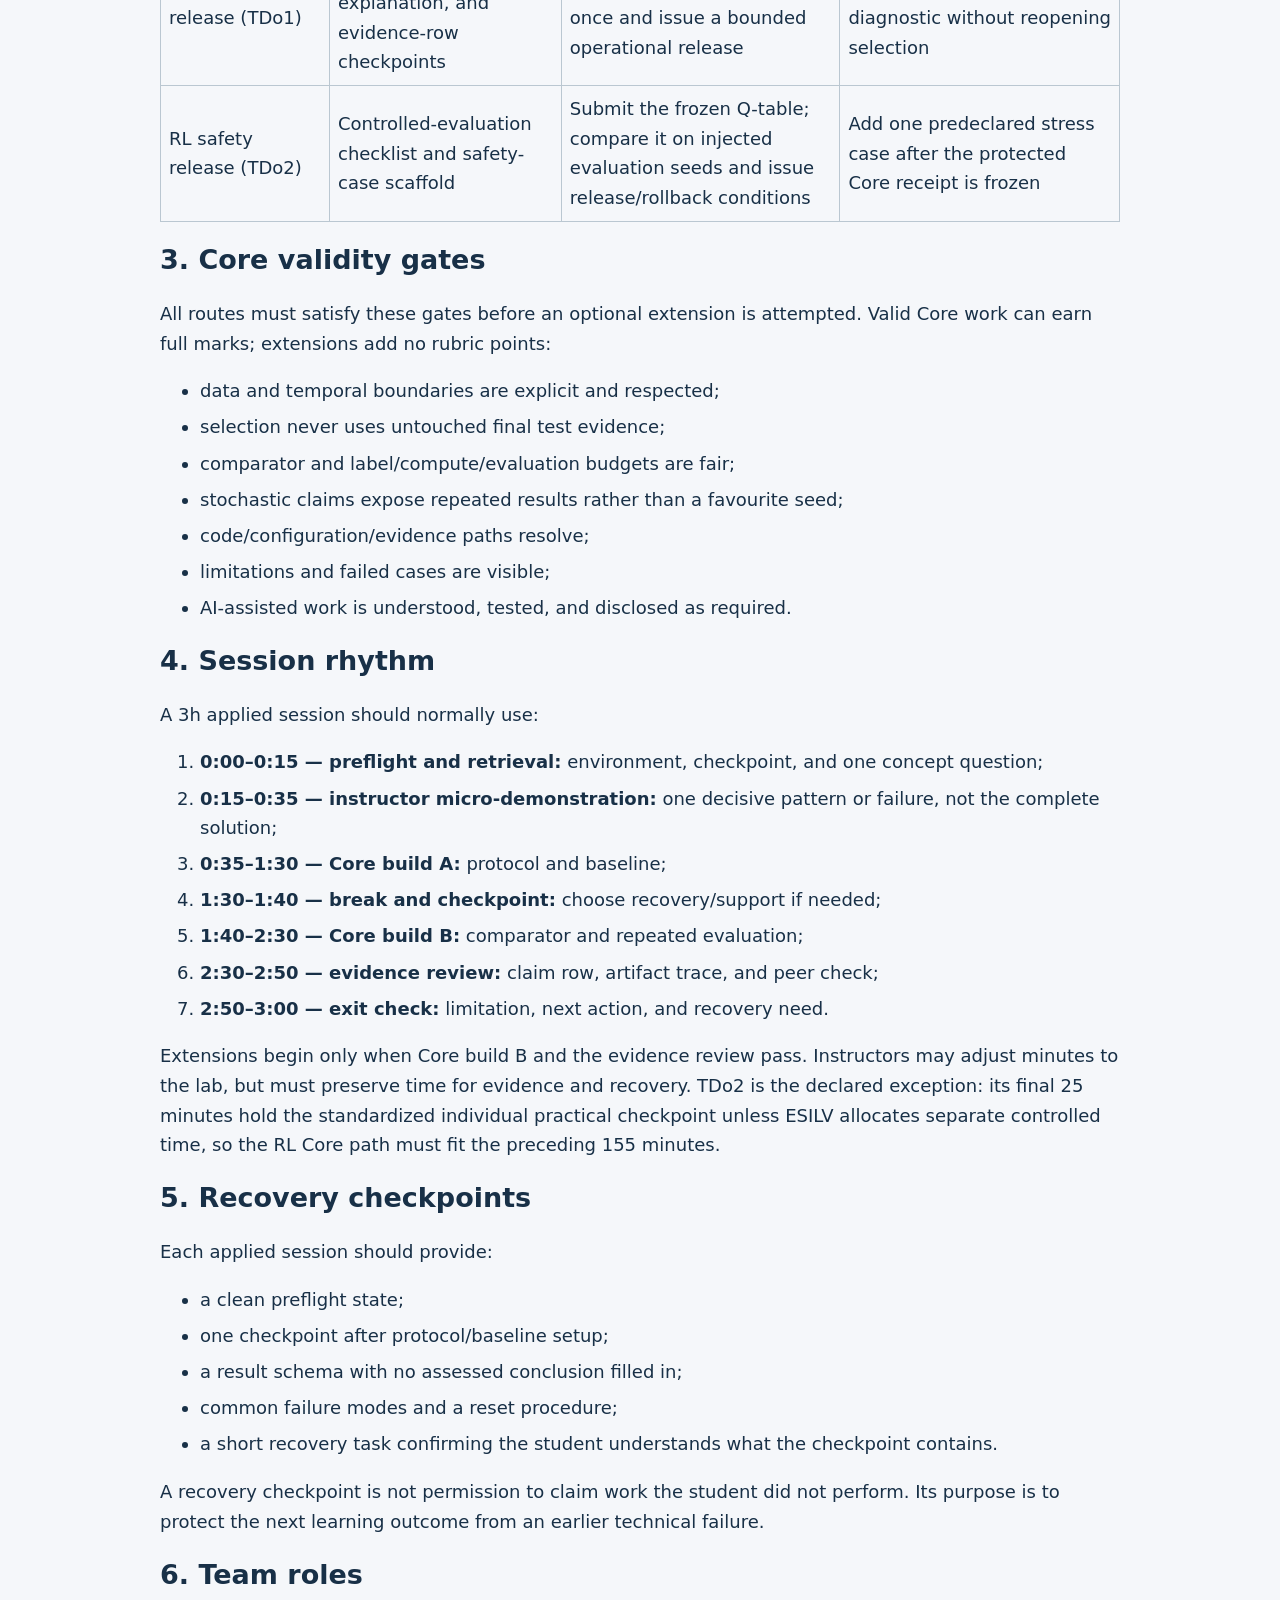
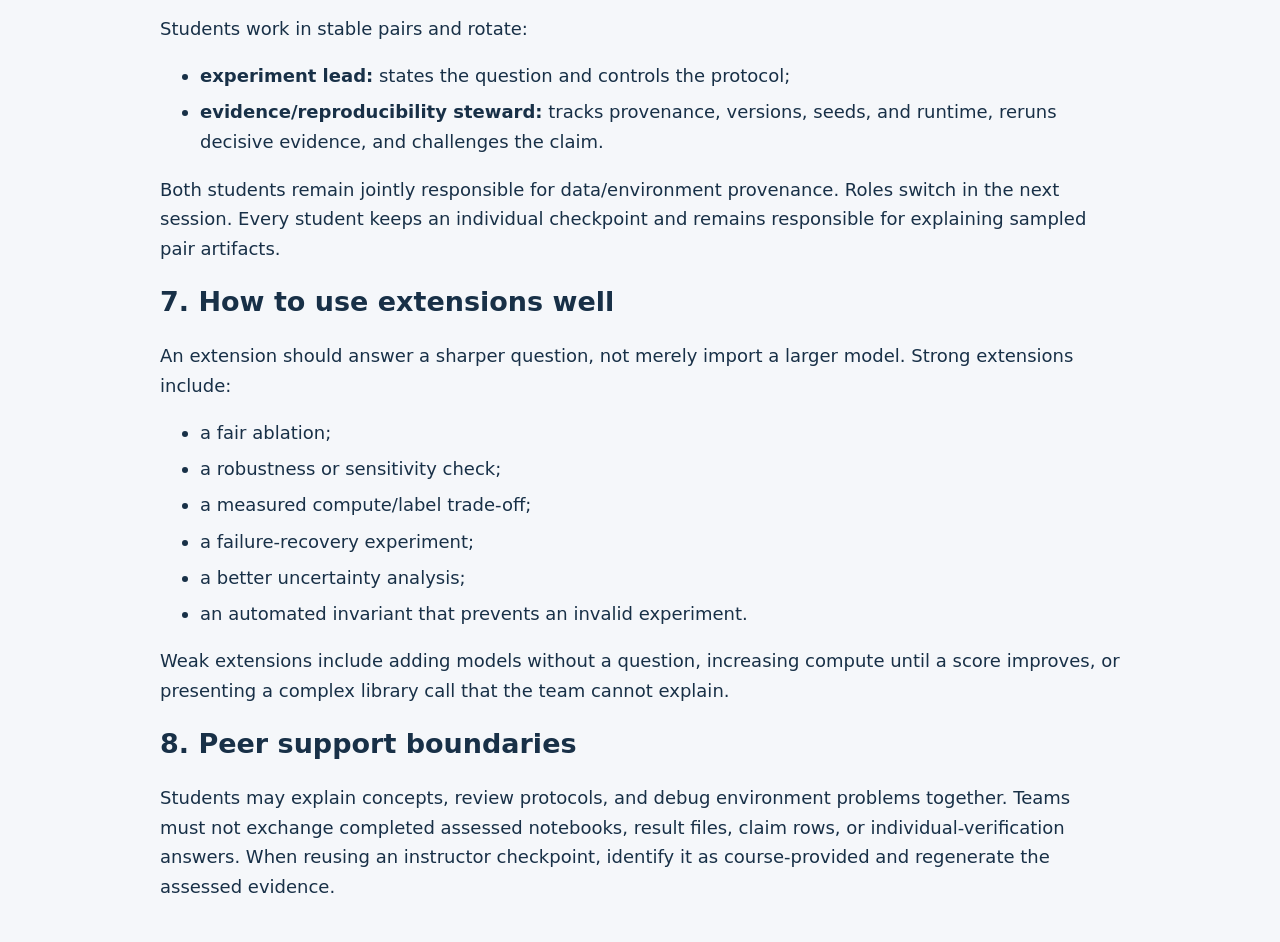
<file: 04_student_support/SUPPORT_CORE_EXTENSION_MODEL.html>
<!doctype html><html lang="en"><head><meta charset="utf-8"><meta name="viewport" content="width=device-width,initial-scale=1"><title>SUPPORT_CORE_EXTENSION_MODEL</title><link rel="stylesheet" href="../student.css"></head><body><a class="skip" href="#main">Skip to content</a><nav aria-label="Course"><a href="../index.html">Course start</a> · <a href="../00_start/SETUP.html">Setup</a> · <a href="../interactive/index.html">Companion / Book</a></nav><main id="main" tabindex="-1"><h1 id="support-core-and-extension-model">Support, Core, and Extension Model</h1>
<h2 id="1-one-course-adjustable-scaffolding">1. One course, adjustable scaffolding</h2>
<p>Every applied topic has one assessed Core route. The Support route changes the
amount of scaffolding, not the learning outcome. The Extension route adds depth
after the Core evidence is valid.</p>
<table>
<thead>
<tr>
<th>Route</th>
<th>What changes</th>
<th>What does not change</th>
</tr>
</thead>
<tbody>
<tr>
<td>Support</td>
<td>More explanation, checkpoint cells, topic-specific hints, a micro-example where it clarifies the assessed construct, and recovery guidance; smoke data only for optional pre-class rehearsal</td>
<td>Canonical assessed data, required protocol, core claim, evidence fields, and validity standard</td>
</tr>
<tr>
<td>Core</td>
<td>Standard starter, required decisions, declared compute budget</td>
<td>Learning outcomes and evidence contract</td>
</tr>
<tr>
<td>Extension</td>
<td>One bounded optional methodological/engineering challenge for formative feedback</td>
<td>Core mark ceiling, baseline, fair protocol, reproducibility, and limitations</td>
</tr>
</tbody>
</table>
<p>Students choose a route at the start of each session and may change after the
first checkpoint. No route appears on the transcript.</p>
<h2 id="2-topic-by-topic-routes">2. Topic-by-topic routes</h2>
<table>
<thead>
<tr>
<th>Topic</th>
<th>Support route</th>
<th>Core route</th>
<th>Extension route</th>
</tr>
</thead>
<tbody>
<tr>
<td>Temporal contract and forecasting baselines (TD1)</td>
<td>Guided date-index audit, feature-availability checklist, and baseline checkpoints</td>
<td>Freeze the horizon and origin; implement mean, last-value, and seasonal-naive comparators without leakage</td>
<td>Add weekday/censoring error slices without changing the frozen selection block</td>
</tr>
<tr>
<td>Rolling-origin forecasting (TD2)</td>
<td>Provided origin-generator explanation and model-fitting checkpoints</td>
<td>Compare seasonal naive, ETS, and bounded SARIMA on identical origins, horizons, and metrics</td>
<td>Test one predeclared alternative specification under the same origin and compute budget</td>
</tr>
<tr>
<td>MDP, reward, and comparator policies (TD3)</td>
<td>State/action worksheet, one-step cost reconstruction, and policy skeletons</td>
<td>Verify the environment contract and reward; compare random and transparent reorder policies on common seeds</td>
<td>Add one adversarial environment invariant or predeclared reward sensitivity check</td>
</tr>
<tr>
<td>Tabular Q-learning (TD4)</td>
<td>Guided update trace, training-loop checkpoints, and Q-table validation</td>
<td>Implement Q-learning explicitly and compare a frozen policy with both baselines on separate development seeds</td>
<td>Add a bounded stability/parameter sensitivity study or Double Q-learning after Core validity</td>
</tr>
<tr>
<td>Forecasting release (TDo1)</td>
<td>Release checklist, interval helper explanation, and evidence-row checkpoints</td>
<td>Freeze the TD2 decision; score the protected horizon once and issue a bounded operational release</td>
<td>Add one predeclared uncertainty or decision-loss diagnostic without reopening selection</td>
</tr>
<tr>
<td>RL safety release (TDo2)</td>
<td>Controlled-evaluation checklist and safety-case scaffold</td>
<td>Submit the frozen Q-table; compare it on injected evaluation seeds and issue release/rollback conditions</td>
<td>Add one predeclared stress case after the protected Core receipt is frozen</td>
</tr>
</tbody>
</table>
<h2 id="3-core-validity-gates">3. Core validity gates</h2>
<p>All routes must satisfy these gates before an optional extension is attempted.
Valid Core work can earn full marks; extensions add no rubric points:</p>
<ul>
<li>data and temporal boundaries are explicit and respected;</li>
<li>selection never uses untouched final test evidence;</li>
<li>comparator and label/compute/evaluation budgets are fair;</li>
<li>stochastic claims expose repeated results rather than a favourite seed;</li>
<li>code/configuration/evidence paths resolve;</li>
<li>limitations and failed cases are visible;</li>
<li>AI-assisted work is understood, tested, and disclosed as required.</li>
</ul>
<h2 id="4-session-rhythm">4. Session rhythm</h2>
<p>A 3h applied session should normally use:</p>
<ol>
<li><strong>0:00–0:15 — preflight and retrieval:</strong> environment, checkpoint, and one
concept question;</li>
<li><strong>0:15–0:35 — instructor micro-demonstration:</strong> one decisive pattern or
failure, not the complete solution;</li>
<li><strong>0:35–1:30 — Core build A:</strong> protocol and baseline;</li>
<li><strong>1:30–1:40 — break and checkpoint:</strong> choose recovery/support if needed;</li>
<li><strong>1:40–2:30 — Core build B:</strong> comparator and repeated evaluation;</li>
<li><strong>2:30–2:50 — evidence review:</strong> claim row, artifact trace, and peer check;</li>
<li><strong>2:50–3:00 — exit check:</strong> limitation, next action, and recovery need.</li>
</ol>
<p>Extensions begin only when Core build B and the evidence review pass. Instructors
may adjust minutes to the lab, but must preserve time for evidence and recovery.
TDo2 is the declared exception: its final 25 minutes hold the standardized
individual practical checkpoint unless ESILV allocates separate controlled
time, so the RL Core path must fit the preceding 155 minutes.</p>
<h2 id="5-recovery-checkpoints">5. Recovery checkpoints</h2>
<p>Each applied session should provide:</p>
<ul>
<li>a clean preflight state;</li>
<li>one checkpoint after protocol/baseline setup;</li>
<li>a result schema with no assessed conclusion filled in;</li>
<li>common failure modes and a reset procedure;</li>
<li>a short recovery task confirming the student understands what the checkpoint
contains.</li>
</ul>
<p>A recovery checkpoint is not permission to claim work the student did not
perform. Its purpose is to protect the next learning outcome from an earlier
technical failure.</p>
<h2 id="6-team-roles">6. Team roles</h2>
<p>Students work in stable pairs and rotate:</p>
<ul>
<li><strong>experiment lead:</strong> states the question and controls the protocol;</li>
<li><strong>evidence/reproducibility steward:</strong> tracks provenance, versions, seeds, and
runtime, reruns decisive evidence, and challenges the claim.</li>
</ul>
<p>Both students remain jointly responsible for data/environment provenance. Roles
switch in the next session. Every student keeps an individual checkpoint and
remains responsible for explaining sampled pair artifacts.</p>
<h2 id="7-how-to-use-extensions-well">7. How to use extensions well</h2>
<p>An extension should answer a sharper question, not merely import a larger model.
Strong extensions include:</p>
<ul>
<li>a fair ablation;</li>
<li>a robustness or sensitivity check;</li>
<li>a measured compute/label trade-off;</li>
<li>a failure-recovery experiment;</li>
<li>a better uncertainty analysis;</li>
<li>an automated invariant that prevents an invalid experiment.</li>
</ul>
<p>Weak extensions include adding models without a question, increasing compute
until a score improves, or presenting a complex library call that the team
cannot explain.</p>
<h2 id="8-peer-support-boundaries">8. Peer support boundaries</h2>
<p>Students may explain concepts, review protocols, and debug environment problems
together. Teams must not exchange completed assessed notebooks, result files,
claim rows, or individual-verification answers. When reusing an instructor
checkpoint, identify it as course-provided and regenerate the assessed evidence.</p>
</main></body></html>
</file>
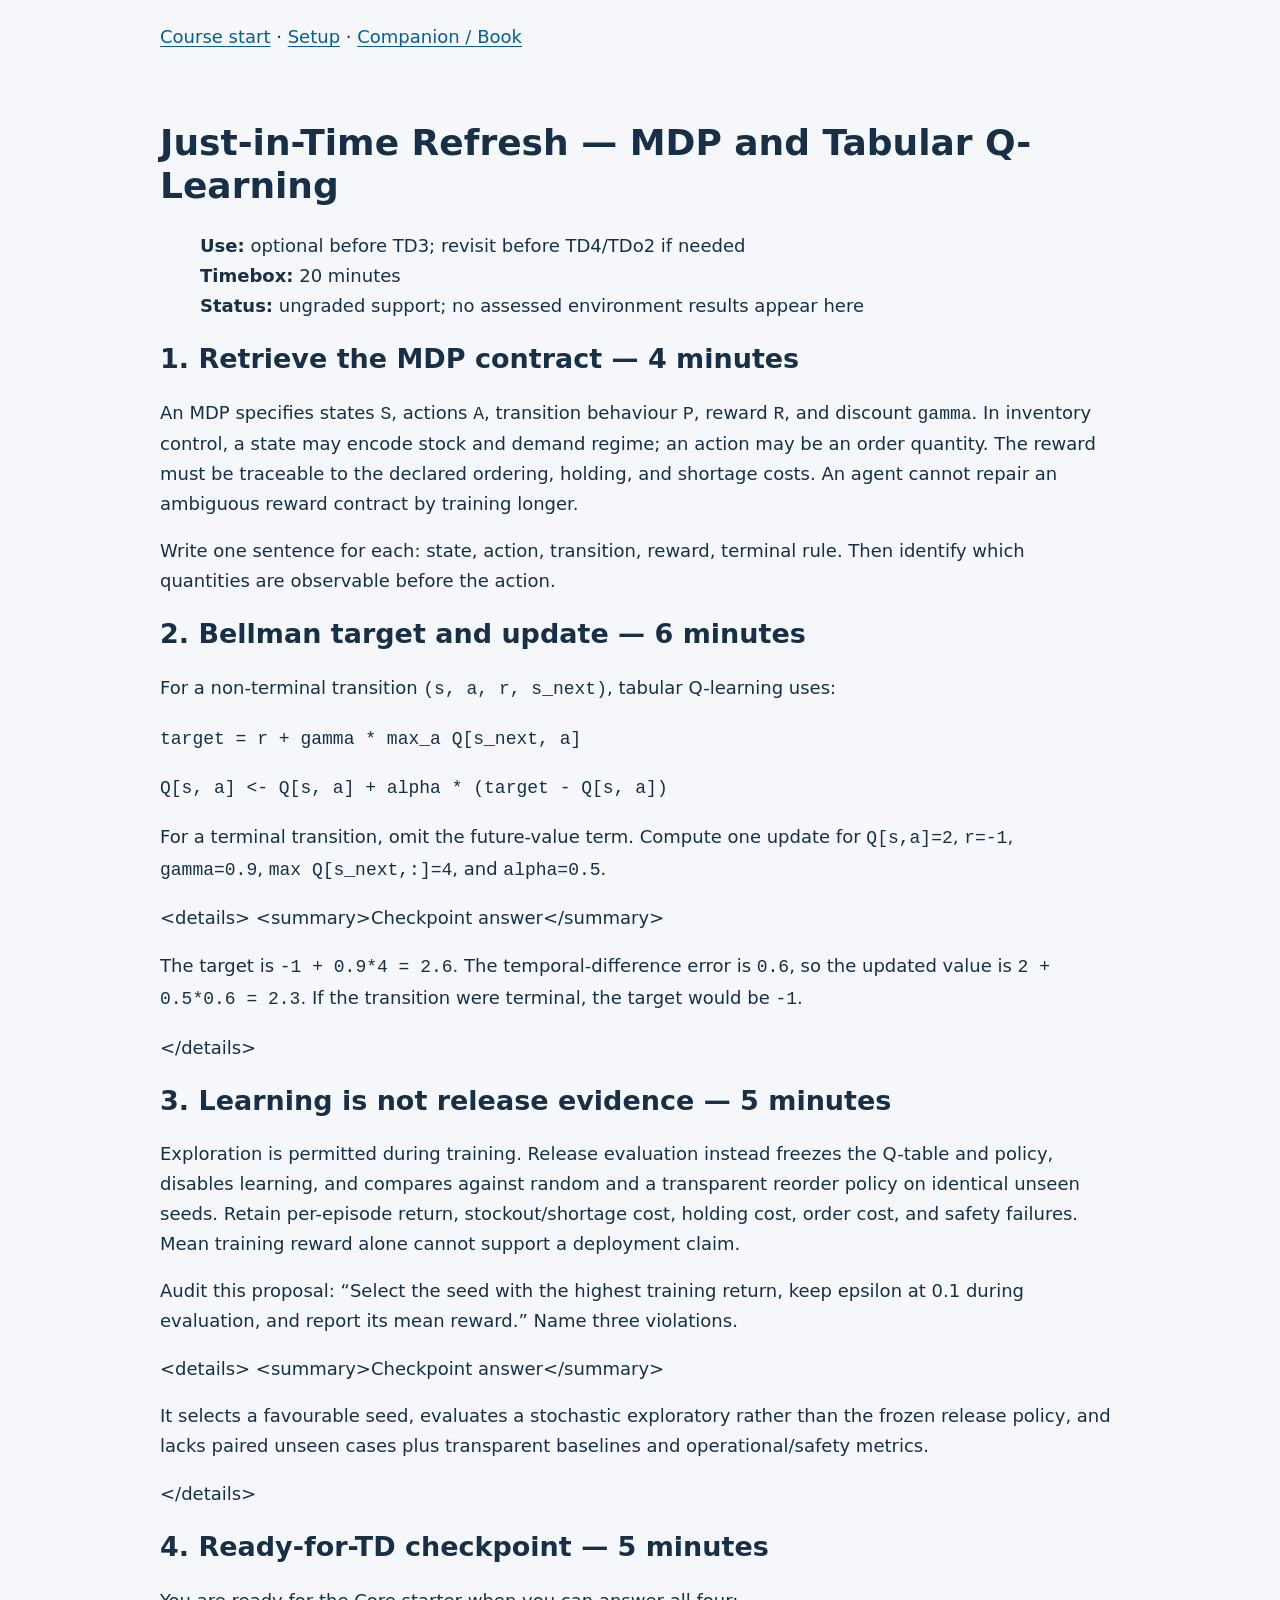
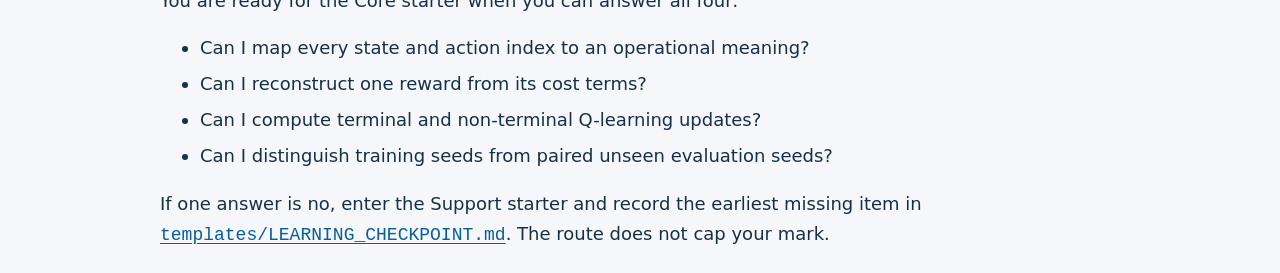
<file: 04_student_support/TOPIC_REFRESH_RL.html>
<!doctype html><html lang="en"><head><meta charset="utf-8"><meta name="viewport" content="width=device-width,initial-scale=1"><title>TOPIC_REFRESH_RL</title><link rel="stylesheet" href="../student.css"></head><body><a class="skip" href="#main">Skip to content</a><nav aria-label="Course"><a href="../index.html">Course start</a> · <a href="../00_start/SETUP.html">Setup</a> · <a href="../interactive/index.html">Companion / Book</a></nav><main id="main" tabindex="-1"><h1 id="just-in-time-refresh--mdp-and-tabular-q-learning">Just-in-Time Refresh — MDP and Tabular Q-Learning</h1>
<blockquote>
<p><strong>Use:</strong> optional before TD3; revisit before TD4/TDo2 if needed<br/>
<strong>Timebox:</strong> 20 minutes<br/>
<strong>Status:</strong> ungraded support; no assessed environment results appear here</p>
</blockquote>
<h2 id="1-retrieve-the-mdp-contract--4-minutes">1. Retrieve the MDP contract — 4 minutes</h2>
<p>An MDP specifies states <code>S</code>, actions <code>A</code>, transition behaviour <code>P</code>, reward <code>R</code>,
and discount <code>gamma</code>. In inventory control, a state may encode stock and demand
regime; an action may be an order quantity. The reward must be traceable to the
declared ordering, holding, and shortage costs. An agent cannot repair an
ambiguous reward contract by training longer.</p>
<p>Write one sentence for each: state, action, transition, reward, terminal rule.
Then identify which quantities are observable before the action.</p>
<h2 id="2-bellman-target-and-update--6-minutes">2. Bellman target and update — 6 minutes</h2>
<p>For a non-terminal transition <code>(s, a, r, s_next)</code>, tabular Q-learning uses:</p>
<p><code>target = r + gamma * max_a Q[s_next, a]</code></p>
<p><code>Q[s, a] &lt;- Q[s, a] + alpha * (target - Q[s, a])</code></p>
<p>For a terminal transition, omit the future-value term. Compute one update for
<code>Q[s,a]=2</code>, <code>r=-1</code>, <code>gamma=0.9</code>, <code>max Q[s_next,:]=4</code>, and <code>alpha=0.5</code>.</p>
<p>&lt;details&gt;
&lt;summary&gt;Checkpoint answer&lt;/summary&gt;</p>
<p>The target is <code>-1 + 0.9*4 = 2.6</code>. The temporal-difference error is <code>0.6</code>, so the
updated value is <code>2 + 0.5*0.6 = 2.3</code>. If the transition were terminal, the target
would be <code>-1</code>.</p>
<p>&lt;/details&gt;</p>
<h2 id="3-learning-is-not-release-evidence--5-minutes">3. Learning is not release evidence — 5 minutes</h2>
<p>Exploration is permitted during training. Release evaluation instead freezes
the Q-table and policy, disables learning, and compares against random and a
transparent reorder policy on identical unseen seeds. Retain per-episode return,
stockout/shortage cost, holding cost, order cost, and safety failures. Mean
training reward alone cannot support a deployment claim.</p>
<p>Audit this proposal: “Select the seed with the highest training return, keep
epsilon at 0.1 during evaluation, and report its mean reward.” Name three
violations.</p>
<p>&lt;details&gt;
&lt;summary&gt;Checkpoint answer&lt;/summary&gt;</p>
<p>It selects a favourable seed, evaluates a stochastic exploratory rather than
the frozen release policy, and lacks paired unseen cases plus transparent
baselines and operational/safety metrics.</p>
<p>&lt;/details&gt;</p>
<h2 id="4-ready-for-td-checkpoint--5-minutes">4. Ready-for-TD checkpoint — 5 minutes</h2>
<p>You are ready for the Core starter when you can answer all four:</p>
<ul>
<li>Can I map every state and action index to an operational meaning?</li>
<li>Can I reconstruct one reward from its cost terms?</li>
<li>Can I compute terminal and non-terminal Q-learning updates?</li>
<li>Can I distinguish training seeds from paired unseen evaluation seeds?</li>
</ul>
<p>If one answer is no, enter the Support starter and record the earliest missing
item in <a href="templates/LEARNING_CHECKPOINT.html"><code>templates/LEARNING_CHECKPOINT.md</code></a>.
The route does not cap your mark.</p>
</main></body></html>
</file>
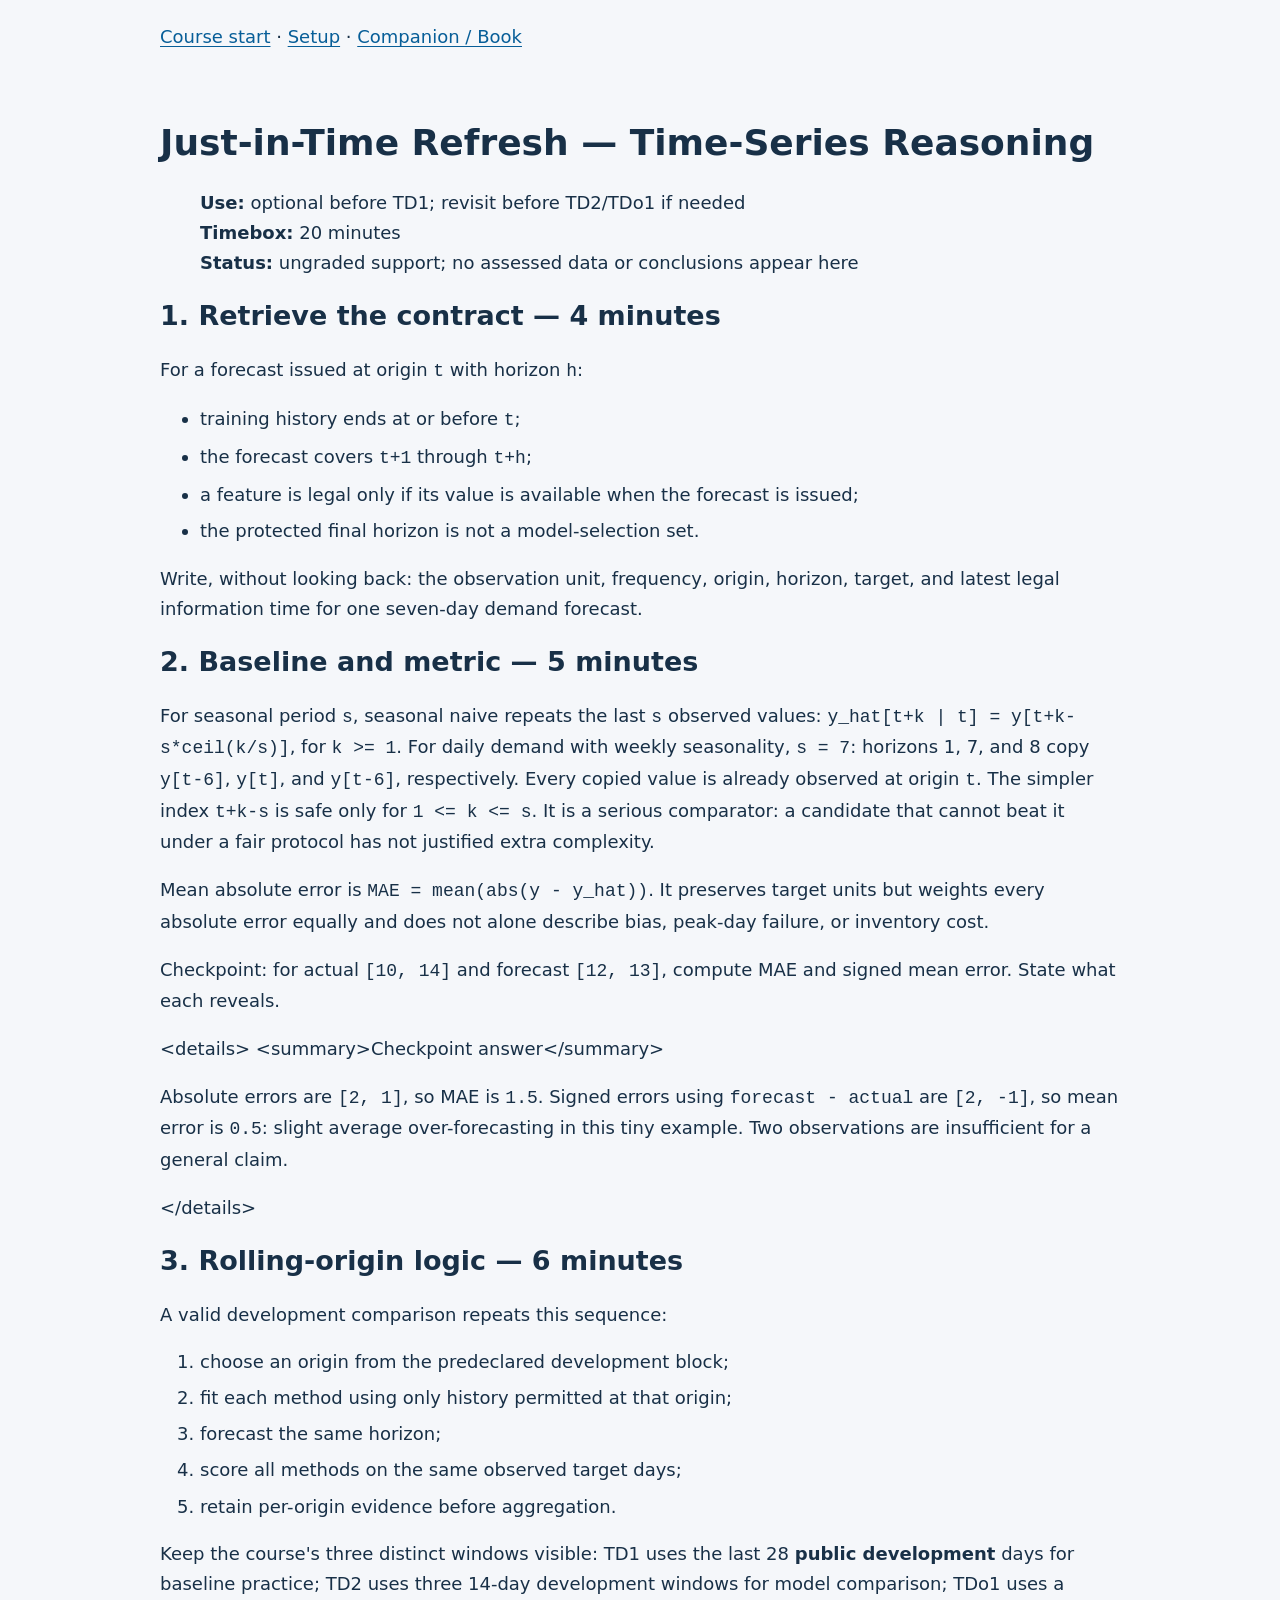
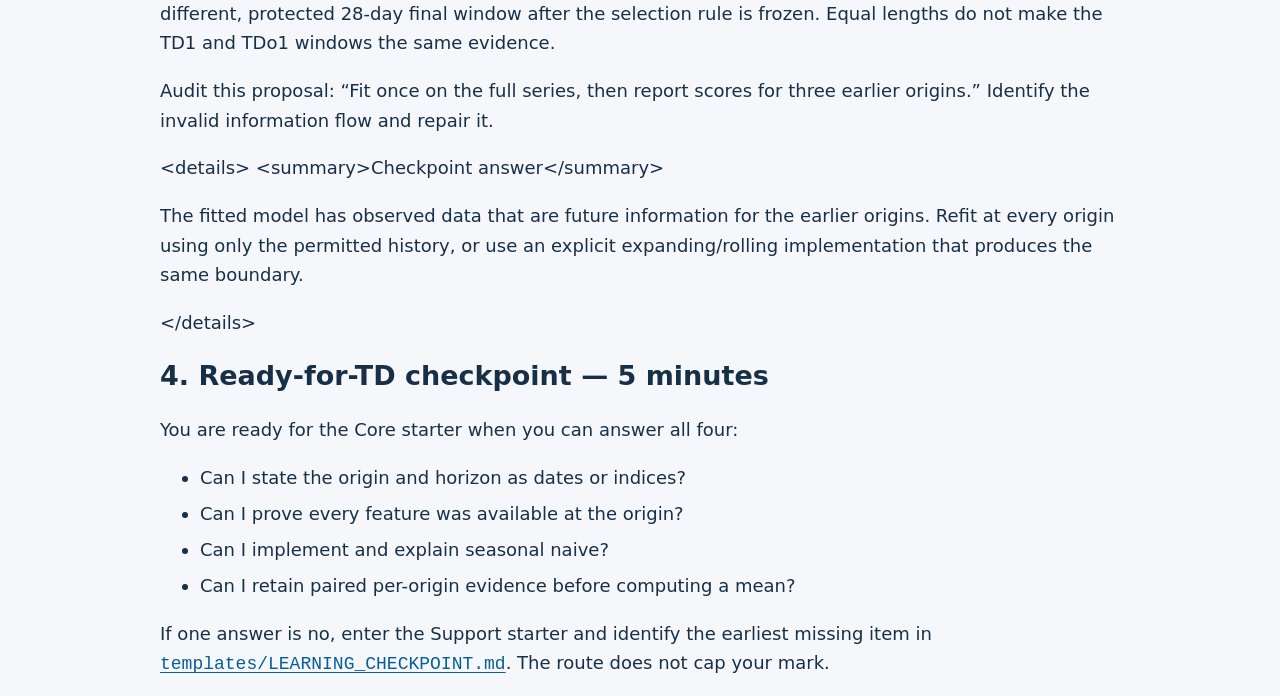
<file: 04_student_support/TOPIC_REFRESH_TIME_SERIES.html>
<!doctype html><html lang="en"><head><meta charset="utf-8"><meta name="viewport" content="width=device-width,initial-scale=1"><title>TOPIC_REFRESH_TIME_SERIES</title><link rel="stylesheet" href="../student.css"></head><body><a class="skip" href="#main">Skip to content</a><nav aria-label="Course"><a href="../index.html">Course start</a> · <a href="../00_start/SETUP.html">Setup</a> · <a href="../interactive/index.html">Companion / Book</a></nav><main id="main" tabindex="-1"><h1 id="just-in-time-refresh--time-series-reasoning">Just-in-Time Refresh — Time-Series Reasoning</h1>
<blockquote>
<p><strong>Use:</strong> optional before TD1; revisit before TD2/TDo1 if needed<br/>
<strong>Timebox:</strong> 20 minutes<br/>
<strong>Status:</strong> ungraded support; no assessed data or conclusions appear here</p>
</blockquote>
<h2 id="1-retrieve-the-contract--4-minutes">1. Retrieve the contract — 4 minutes</h2>
<p>For a forecast issued at origin <code>t</code> with horizon <code>h</code>:</p>
<ul>
<li>training history ends at or before <code>t</code>;</li>
<li>the forecast covers <code>t+1</code> through <code>t+h</code>;</li>
<li>a feature is legal only if its value is available when the forecast is issued;</li>
<li>the protected final horizon is not a model-selection set.</li>
</ul>
<p>Write, without looking back: the observation unit, frequency, origin, horizon,
target, and latest legal information time for one seven-day demand forecast.</p>
<h2 id="2-baseline-and-metric--5-minutes">2. Baseline and metric — 5 minutes</h2>
<p>For seasonal period <code>s</code>, seasonal naive repeats the last <code>s</code> observed values:
<code>y_hat[t+k | t] = y[t+k-s*ceil(k/s)]</code>, for <code>k &gt;= 1</code>.
For daily demand with weekly seasonality, <code>s = 7</code>: horizons 1, 7, and 8 copy
<code>y[t-6]</code>, <code>y[t]</code>, and <code>y[t-6]</code>, respectively. Every copied value is already
observed at origin <code>t</code>. The simpler index <code>t+k-s</code> is safe only for <code>1 &lt;= k &lt;= s</code>.
It is a serious comparator: a candidate that cannot beat it under a fair protocol
has not justified extra complexity.</p>
<p>Mean absolute error is
<code>MAE = mean(abs(y - y_hat))</code>. It preserves target units but weights every absolute
error equally and does not alone describe bias, peak-day failure, or inventory
cost.</p>
<p>Checkpoint: for actual <code>[10, 14]</code> and forecast <code>[12, 13]</code>, compute MAE and signed
mean error. State what each reveals.</p>
<p>&lt;details&gt;
&lt;summary&gt;Checkpoint answer&lt;/summary&gt;</p>
<p>Absolute errors are <code>[2, 1]</code>, so MAE is <code>1.5</code>. Signed errors using
<code>forecast - actual</code> are <code>[2, -1]</code>, so mean error is <code>0.5</code>: slight average
over-forecasting in this tiny example. Two observations are insufficient for a
general claim.</p>
<p>&lt;/details&gt;</p>
<h2 id="3-rolling-origin-logic--6-minutes">3. Rolling-origin logic — 6 minutes</h2>
<p>A valid development comparison repeats this sequence:</p>
<ol>
<li>choose an origin from the predeclared development block;</li>
<li>fit each method using only history permitted at that origin;</li>
<li>forecast the same horizon;</li>
<li>score all methods on the same observed target days;</li>
<li>retain per-origin evidence before aggregation.</li>
</ol>
<p>Keep the course's three distinct windows visible: TD1 uses the last 28 <strong>public
development</strong> days for baseline practice; TD2 uses three 14-day development
windows for model comparison; TDo1 uses a different, protected 28-day final
window after the selection rule is frozen. Equal lengths do not make the TD1
and TDo1 windows the same evidence.</p>
<p>Audit this proposal: “Fit once on the full series, then report scores for three
earlier origins.” Identify the invalid information flow and repair it.</p>
<p>&lt;details&gt;
&lt;summary&gt;Checkpoint answer&lt;/summary&gt;</p>
<p>The fitted model has observed data that are future information for the earlier
origins. Refit at every origin using only the permitted history, or use an
explicit expanding/rolling implementation that produces the same boundary.</p>
<p>&lt;/details&gt;</p>
<h2 id="4-ready-for-td-checkpoint--5-minutes">4. Ready-for-TD checkpoint — 5 minutes</h2>
<p>You are ready for the Core starter when you can answer all four:</p>
<ul>
<li>Can I state the origin and horizon as dates or indices?</li>
<li>Can I prove every feature was available at the origin?</li>
<li>Can I implement and explain seasonal naive?</li>
<li>Can I retain paired per-origin evidence before computing a mean?</li>
</ul>
<p>If one answer is no, enter the Support starter and identify the earliest missing
item in <a href="templates/LEARNING_CHECKPOINT.html"><code>templates/LEARNING_CHECKPOINT.md</code></a>.
The route does not cap your mark.</p>
</main></body></html>
</file>
<file: home.css>
:root {
  color-scheme: light;
  --paper: #f6f4ed;
  --surface: #fffefa;
  --surface-soft: #eeefe5;
  --ink: #10283f;
  --muted: #5a685f;
  --line: #d3d8cb;
  --line-strong: #aeb9aa;
  --accent: #206b61;
  --accent-soft: #e6eeea;
  --teal: #206b61;
  --teal-soft: #e6eeea;
  --lavender: #565394;
  --serif: Georgia, Cambria, "Times New Roman", serif;
  --sans: "Avenir Next", Avenir, "Segoe UI", Arial, sans-serif;
}

* { box-sizing: border-box; }
html { scroll-behavior: smooth; scroll-padding-top: 24px; }
body { min-width: 280px; margin: 0; background: var(--paper); color: var(--ink); font: 16px/1.58 var(--sans); }
body, button, a { -webkit-tap-highlight-color: transparent; }
a { color: var(--teal); text-underline-offset: 4px; }
a:hover { color: var(--accent); }
button { font: inherit; }
button, a { touch-action: manipulation; }
:focus-visible { outline: 3px solid var(--accent); outline-offset: 4px; }
::selection { background: #dfe9e2; color: var(--ink); }

.skip-link { position: fixed; z-index: 20; top: -80px; left: 16px; padding: 12px 16px; border: 1px solid var(--line); border-radius: 6px; background: var(--surface); color: var(--ink); font-weight: 700; }
.skip-link:focus { top: 12px; }
.site-header { display: grid; grid-template-columns: minmax(220px,1fr) auto minmax(260px,1fr); align-items: center; gap: 28px; max-width: 1520px; margin: 0 auto; padding: 22px 44px; border-bottom: 1px solid var(--line); }
.brand { display: inline-flex; align-items: center; gap: 12px; width: fit-content; color: var(--ink); text-decoration: none; }
.brand-mark { display: grid; place-items: center; width: 42px; height: 42px; border: 1px solid var(--ink); border-radius: 50%; color: var(--teal); font: italic 29px/1 var(--serif); }
.brand-name { font-size: 12px; font-weight: 800; letter-spacing: 1.25px; line-height: 1.35; }
.course-credit { margin: 0; color: var(--muted); font-size: 12px; text-align: center; white-space: nowrap; }
.course-credit span { padding: 0 5px; color: var(--accent); }
.site-nav { display: flex; justify-content: flex-end; flex-wrap: wrap; gap: 21px; }
.site-nav a { color: var(--ink); font-size: 12px; font-weight: 700; text-decoration: none; }
.site-nav a:hover { color: var(--teal); }

main { max-width: 1520px; margin: 0 auto; padding: 0 44px; }
.hero { display: grid; grid-template-columns: minmax(0, .94fr) minmax(0, 1.06fr); align-items: center; gap: clamp(35px, 5vw, 76px); padding: 69px 0 53px; border-bottom: 1px solid var(--line); }
.hero-copy { min-width: 0; padding: 4px 0; }
.eyebrow { margin: 0 0 12px; color: var(--accent); font-size: 12px; font-weight: 800; letter-spacing: .16em; line-height: 1.4; text-transform: uppercase; }
.hero .eyebrow span { padding: 0 4px; color: var(--line-strong); }
.hero h1 { margin: 0; font: 400 clamp(44px, 5.1vw, 76px)/.98 var(--serif); letter-spacing: -.045em; }
h1 em, .section-heading h2 em { color: var(--teal); font-style: normal; }
.hero-mantra { margin: 23px 0 9px; color: var(--ink); font: italic 22px/1.25 var(--serif); letter-spacing: .005em; }
.hero-description { max-width: 600px; margin: 0; color: var(--muted); font-size: clamp(15px, 1.35vw, 18px); line-height: 1.65; }
.hero-actions { display: flex; align-items: center; flex-wrap: wrap; gap: 18px 23px; margin-top: 26px; }
.button { display: inline-flex; min-height: 48px; align-items: center; justify-content: center; gap: 20px; padding: 11px 17px; border: 1px solid transparent; border-radius: 7px; font-size: 12px; font-weight: 800; text-decoration: none; transition: background-color .16s ease, border-color .16s ease, transform .16s ease; }
.button span { font-size: 17px; line-height: .9; }
.button-primary { background: var(--ink); color: var(--surface); }
.button-primary:hover { transform: translateY(-1px); background: var(--teal); color: var(--surface); }
.button-outline { border-color: var(--line-strong); background: var(--surface); color: var(--ink); }
.button-outline:hover { border-color: var(--teal); background: var(--teal-soft); color: var(--ink); }
.text-link { display: inline-flex; align-items: center; gap: 8px; color: var(--teal); font-size: 12px; font-weight: 800; text-decoration-thickness: 1px; }
.text-link span { font-size: 16px; }

.learning-map { min-width: 0; margin: 0; padding: clamp(20px, 2.3vw, 31px); border: 1px solid var(--line); border-radius: 16px; background: var(--surface); box-shadow: 0 16px 38px #243b330a; }
.map-heading { display: flex; align-items: flex-start; justify-content: space-between; gap: 15px; padding-bottom: 19px; }
.map-heading .eyebrow { margin-bottom: 6px; font-size: 12px; }
.map-heading h2 { margin: 0; font: 400 clamp(23px, 2.15vw, 31px)/1.1 var(--serif); letter-spacing: -.025em; }
.map-index { padding: 2px 0 0 12px; border-left: 1px solid var(--line); color: var(--muted); font: italic 14px/1.1 var(--serif); text-align: center; }
.phase-headings { display: grid; grid-template-columns: minmax(120px,.83fr) minmax(0,.95fr) minmax(0,1.32fr) minmax(0,1fr); gap: 13px; padding: 11px 0 8px; border-top: 1px solid var(--line); color: var(--muted); font-size: 12px; font-weight: 800; letter-spacing: .1em; text-transform: uppercase; }
.phase-headings span:not(:first-child) { padding-left: 5px; }
.strand-row { display: grid; grid-template-columns: minmax(120px,.83fr) minmax(0,3.27fr); align-items: stretch; gap: 13px; padding: 13px 0; border-top: 1px solid #e6e8e0; }
.strand-name { display: flex; align-items: center; gap: 8px; min-width: 0; font: 700 13px/1.25 var(--serif); }
.strand-glyph { display: grid; flex: 0 0 31px; place-items: center; width: 31px; height: 31px; border: 1px solid #b6cec5; border-radius: 50%; background: var(--teal-soft); color: var(--teal); font: 19px/1 var(--serif); }
.glyph-rl { border-color: #ded1c7; background: var(--accent-soft); color: var(--accent); }
.route-stages { display: grid; grid-template-columns: minmax(0,.95fr) minmax(0,1.32fr) minmax(0,1fr); gap: 13px; margin: 0; padding: 0; list-style: none; }
.route-stage { position: relative; display: flex; min-width: 0; flex-direction: column; justify-content: center; min-height: 62px; padding: 9px 10px; border: 1px solid var(--line); border-radius: 7px; background: #fbfaf5; }
.route-stage:not(:last-child)::after { position: absolute; z-index: 1; top: 50%; right: -14px; width: 14px; color: var(--accent); content: "›"; font: 700 18px/1 var(--serif); text-align: center; transform: translateY(-50%); }
.route-stage strong { overflow-wrap: anywhere; color: var(--ink); font-size: 12px; line-height: 1.25; }
.route-stage strong i { padding: 0 2px; color: var(--accent); font-style: normal; }
.route-stage small { margin-top: 3px; color: var(--muted); font-size: 12px; line-height: 1.3; }
.mobile-phase { display: none; }
.strand-row-rl .route-stage:first-child { border-color: #d8c9bc; background: #fdf9f4; }
.strand-row-rl .route-stage:last-child { border-color: #d8c9bc; }
.map-convergence { display: flex; align-items: center; justify-content: center; gap: 13px; margin-top: 3px; padding: 12px 15px; border-top: 1px solid var(--line); background: linear-gradient(90deg,transparent,#f2f2e9 18%,#f2f2e9 82%,transparent); text-align: left; }
.convergence-mark { color: var(--accent); font: 25px/.7 var(--serif); }
.map-convergence p { display: flex; align-items: baseline; flex-wrap: wrap; gap: 4px 11px; margin: 0; }
.map-convergence strong { font: 700 16px/1.2 var(--serif); }
.map-convergence p span { color: var(--muted); font-size: 12px; }
.learning-map figcaption { margin-top: 13px; color: var(--muted); font-size: 12px; line-height: 1.5; text-align: center; }

.start-section { display: grid; grid-template-columns: minmax(190px,.7fr) minmax(0,1.3fr); column-gap: 34px; row-gap: 17px; align-items: center; padding: 30px 0; border-bottom: 1px solid var(--line); }
.start-intro { grid-row: span 2; }
.start-intro .eyebrow { margin-bottom: 8px; }
.start-intro h2 { margin: 0 0 6px; font: 400 31px/1.05 var(--serif); letter-spacing: -.03em; }
.start-intro > p:last-child { max-width: 290px; margin: 0; color: var(--muted); font-size: 12px; }
.kickoff-card { display: grid; grid-template-columns: 43px minmax(0,1fr) auto; align-items: center; gap: 13px; padding: 13px 16px; border: 1px solid var(--line); border-radius: 11px; background: var(--surface); }
.kickoff-symbol { display: grid; place-items: center; width: 39px; height: 39px; border-radius: 50%; background: var(--teal-soft); color: var(--teal); font: italic 15px/1 var(--serif); }
.card-overline { margin: 0 0 2px; color: var(--accent); font-size: 12px; font-weight: 800; letter-spacing: .13em; text-transform: uppercase; }
.kickoff-copy h3 { margin: 0; font: 700 17px/1.2 var(--serif); }
.kickoff-copy > p:last-child { margin: 3px 0 0; color: var(--muted); font-size: 12px; }
.kickoff-card .button { min-height: 42px; padding: 8px 11px; font-size: 12px; }
.start-links { display: grid; grid-template-columns: repeat(4,minmax(0,1fr)); gap: 8px; }
.start-links a { position: relative; display: flex; min-width: 0; flex-direction: column; gap: 2px; padding: 8px 24px 8px 11px; border: 1px solid transparent; border-radius: 6px; color: var(--ink); text-decoration: none; transition: border-color .16s ease, background-color .16s ease; }
.start-links a:hover { border-color: var(--line); background: var(--surface); }
.start-links span { color: var(--muted); font-size: 12px; }
.start-links strong { font-size: 12px; line-height: 1.35; }
.start-links b { position: absolute; top: 50%; right: 8px; color: var(--teal); font-size: 12px; transform: translateY(-50%); }

.journeys-section { padding: 70px 0 76px; border-bottom: 1px solid var(--line); }
.section-heading { display: flex; align-items: flex-end; justify-content: space-between; gap: 30px; margin-bottom: 26px; }
.section-heading .eyebrow { margin-bottom: 10px; }
.section-heading h2 { max-width: 700px; margin: 0; font: 400 clamp(34px, 4vw, 54px)/1.02 var(--serif); letter-spacing: -.04em; }
.section-heading > p { max-width: 460px; margin: 0 0 3px; color: var(--muted); font-size: 14px; }
.journey-controls { display: flex; flex-wrap: wrap; gap: 7px; margin: 0 0 20px; padding: 5px; border: 1px solid var(--line); border-radius: 9px; background: #efeee6; }
.journey-controls button { display: inline-flex; min-height: 43px; align-items: center; gap: 10px; padding: 8px 14px; border: 1px solid transparent; border-radius: 6px; background: transparent; color: var(--muted); font-size: 12px; font-weight: 700; cursor: pointer; }
.journey-controls button span { color: var(--accent); font: italic 13px/1 var(--serif); }
.journey-controls button:hover { background: #faf9f4; color: var(--ink); }
.journey-controls button[aria-pressed="true"] { border-color: var(--ink); background: var(--ink); color: var(--surface); box-shadow: 0 3px 9px #243b3315; }
.journey-controls button[aria-pressed="true"] span { color: #e9b99e; }
.journey-panel { min-width: 0; }
.journey-panel[hidden] { display: none !important; }
.journey-panel-heading { display: flex; align-items: center; justify-content: space-between; gap: 20px; margin-bottom: 20px; padding: 0 0 15px; border-bottom: 1px solid var(--line); }
.journey-title-group { display: flex; align-items: center; gap: 13px; min-width: 0; }
.journey-title-group .strand-glyph, .capstone-symbol { flex-basis: 43px; width: 43px; height: 43px; font-size: 24px; }
.journey-title-group .eyebrow { margin: 0 0 4px; font-size: 12px; }
.journey-panel-heading h3 { margin: 0; font: 400 clamp(23px, 2.6vw, 35px)/1.1 var(--serif); letter-spacing: -.03em; }
.lecture-link { flex: 0 0 auto; padding: 9px 0; font-size: 12px; font-weight: 800; }
.lecture-link span { margin-left: 5px; font-size: 14px; }
.work-grid { display: grid; grid-template-columns: repeat(2,minmax(0,1fr)); gap: 15px; margin: 0; padding: 0; list-style: none; }
.work-grid > li { min-width: 0; }
.work-card { display: flex; height: 100%; min-width: 0; flex-direction: column; padding: 20px; border: 1px solid var(--line); border-radius: 12px; background: var(--surface); box-shadow: 0 10px 25px #243b3308; }
.work-card-header { display: flex; align-items: flex-start; justify-content: space-between; gap: 10px; }
.work-code { margin: 0 0 5px; color: var(--teal); font-size: 12px; font-weight: 800; letter-spacing: .11em; text-transform: uppercase; }
.work-code span { color: var(--muted); font-weight: 600; letter-spacing: .03em; }
.work-card h4 { margin: 0; font: 700 clamp(18px, 2vw, 22px)/1.14 var(--serif); letter-spacing: -.015em; }
.duration { display: flex; flex: 0 0 auto; align-items: baseline; gap: 4px; margin: 0; padding: 4px 7px; border: 1px solid var(--line); border-radius: 5px; color: var(--muted); }
.duration strong { color: var(--ink); font: italic 15px/1 var(--serif); }
.duration span { font-size: 12px; font-weight: 800; letter-spacing: .07em; text-transform: uppercase; }
.work-goal { min-height: 43px; margin: 10px 0 14px; color: var(--muted); font-size: 12px; line-height: 1.5; }
.resource-actions { display: grid; grid-template-columns: repeat(3,minmax(0,1fr)); gap: 7px; margin-top: auto; }
.resource-action { display: flex; min-width: 0; min-height: 68px; flex-direction: column; justify-content: space-between; gap: 6px; padding: 9px 10px; border: 1px solid var(--line); border-radius: 7px; background: #fbfaf5; color: var(--ink); text-decoration: none; transition: border-color .15s ease, background-color .15s ease, transform .15s ease; }
.resource-action:hover { transform: translateY(-1px); border-color: var(--teal); background: var(--teal-soft); color: var(--ink); }
.resource-action strong { font-size: 12px; line-height: 1.3; }
.resource-action span { display: flex; align-items: center; justify-content: space-between; gap: 5px; color: var(--muted); font-size: 12px; line-height: 1.3; }
.resource-action b { color: var(--teal); font-size: 12px; }
.action-guide { border-color: #b7cbc3; background: #f0f5f1; }
.action-support { border-color: #e3cdbd; background: #fcf7f2; }
.action-support:hover { border-color: var(--accent); background: var(--accent-soft); }
.action-support b { color: var(--accent); }
.support-note { margin: 9px 0 0; color: var(--muted); font-size: 12px; line-height: 1.4; }
.more-resources { margin-top: 9px; padding-top: 8px; border-top: 1px solid #e6e8e0; }
.more-resources summary { color: var(--teal); font-size: 12px; font-weight: 800; cursor: pointer; }
.more-resources div { display: flex; flex-wrap: wrap; gap: 9px 16px; padding-top: 8px; }
.more-resources a { font-size: 12px; }

.capstone-panel { padding: 25px; border: 1px solid #c4cabe; border-radius: 13px; background: linear-gradient(135deg,#fffefa 0%,#f0f0e8 100%); }
.capstone-symbol { display: grid; flex: 0 0 43px; place-items: center; border: 1px solid #cbb5a4; border-radius: 50%; background: var(--accent-soft); color: var(--accent); font: 24px/1 var(--serif); }
.capstone-panel .journey-panel-heading { margin-bottom: 17px; }
.capstone-lede { max-width: 880px; margin: 0 0 22px; color: var(--muted); font-size: 15px; line-height: 1.65; }
.capstone-components { display: grid; grid-template-columns: minmax(0,1fr) 26px minmax(0,1fr) 26px minmax(0,1fr); align-items: stretch; gap: 8px; }
.capstone-components article { min-width: 0; padding: 16px; border: 1px solid var(--line); border-radius: 8px; background: var(--surface); }
.capstone-components article > span { color: var(--accent); font-size: 12px; font-weight: 800; letter-spacing: .12em; }
.capstone-components h4 { margin: 8px 0 5px; font: 700 17px/1.2 var(--serif); }
.capstone-components article p { margin: 0; color: var(--muted); font-size: 12px; line-height: 1.5; }
.plus-mark { display: grid; place-items: center; color: var(--teal); font: 24px/1 var(--serif); }
.capstone-actions { display: flex; align-items: center; flex-wrap: wrap; gap: 12px 21px; margin-top: 20px; }
.capstone-actions .button { min-height: 44px; }

.support-section { padding: 68px 0 74px; }
.support-heading { margin-bottom: 22px; }
.support-heading h2 { max-width: 720px; }
.support-grid { display: grid; grid-template-columns: repeat(2,minmax(0,1fr)); gap: 16px; }
.support-card { display: flex; min-width: 0; flex-direction: column; padding: 23px 25px 20px; border: 1px solid var(--line); border-radius: 12px; background: var(--surface); }
.companion-card { border-top: 3px solid var(--teal); }
.book-card { border-top: 3px solid var(--lavender); }
.support-card-top { display: flex; align-items: center; justify-content: space-between; gap: 12px; color: var(--muted); font-size: 12px; font-weight: 800; letter-spacing: .09em; text-transform: uppercase; }
.support-mark { display: grid; place-items: center; width: 35px; height: 35px; border-radius: 50%; background: var(--teal-soft); color: var(--teal); font: 18px/1 var(--serif); }
.book-card .support-mark { background: #eeedf5; color: var(--lavender); }
.support-question { margin: 18px 0 5px; color: var(--muted); font: italic 15px/1.35 var(--serif); }
.support-card h3 { margin: 0; font: 400 clamp(24px, 3vw, 34px)/1.1 var(--serif); letter-spacing: -.025em; }
.support-card > p:not(.support-question) { max-width: 560px; margin: 10px 0 18px; color: var(--muted); font-size: 13px; }
.support-cta { display: flex; align-items: center; justify-content: space-between; gap: 14px; margin-top: auto; padding-top: 12px; border-top: 1px solid var(--line); font-size: 12px; font-weight: 800; text-decoration: none; }
.support-cta span { font-size: 17px; }

.site-footer { display: grid; grid-template-columns: minmax(0,1fr) auto; gap: 7px 24px; align-items: center; max-width: 1520px; margin: 0 auto; padding: 22px 44px 29px; border-top: 1px solid var(--line); }
.footer-brand { color: var(--ink); font: 700 14px/1.3 var(--serif); text-decoration: none; }
.footer-brand span { padding-left: 10px; color: var(--muted); font: 400 10px/1.4 var(--sans); }
.site-footer p { grid-column: 1; margin: 0; color: var(--muted); font-size: 12px; }
.site-footer > a:last-of-type { grid-column: 2; grid-row: 1 / span 2; font-size: 12px; font-weight: 800; }
.site-footer small { grid-column: 1; color: var(--muted); font-size: 12px; }
.no-script-note { margin: 10px auto; max-width: 1440px; padding: 0 24px; color: var(--muted); font-size: 12px; }

@media (max-width: 1180px) {
  .site-header { grid-template-columns: minmax(190px,1fr) auto; gap: 9px 20px; padding: 18px 30px; }
  .course-credit { grid-column: 2; grid-row: 1; text-align: right; }
  .site-nav { grid-column: 1 / -1; justify-content: center; gap: 28px; padding-top: 8px; }
  main { padding-right: 30px; padding-left: 30px; }
  .hero { grid-template-columns: minmax(0,1fr); gap: 32px; padding: 47px 0 40px; }
  .hero-copy { max-width: 760px; }
  .hero h1 { font-size: clamp(48px,7.4vw,70px); }
  .learning-map { max-width: 920px; }
  .start-section { grid-template-columns: minmax(170px,.6fr) minmax(0,1.4fr); column-gap: 22px; }
}

@media (max-width: 820px) {
  .site-header { padding: 16px 24px; }
  .course-credit { font-size: 12px; }
  main { padding: 0 24px; }
  .hero { gap: 27px; padding: 39px 0 33px; }
  .hero h1 { font-size: clamp(45px,8vw,64px); }
  .hero-mantra { margin-top: 17px; font-size: 20px; }
  .phase-headings { grid-template-columns: minmax(108px,.8fr) minmax(0,.95fr) minmax(0,1.32fr) minmax(0,.95fr); gap: 9px; font-size: 12px; letter-spacing: .06em; }
  .strand-row { grid-template-columns: minmax(108px,.8fr) minmax(0,3.22fr); gap: 9px; }
  .route-stages { grid-template-columns: minmax(0,.95fr) minmax(0,1.32fr) minmax(0,.95fr); gap: 9px; }
  .route-stage { padding: 8px; }
  .route-stage:not(:last-child)::after { right: -10px; width: 10px; }
  .route-stage strong { font-size: 12px; }
  .route-stage small { font-size: 12px; }
  .start-section { grid-template-columns: 1fr; row-gap: 13px; }
  .start-intro { grid-row: auto; }
  .start-intro > p:last-child { max-width: 620px; }
  .start-links { grid-template-columns: repeat(4,minmax(0,1fr)); }
  .section-heading { align-items: flex-start; flex-direction: column; gap: 11px; }
  .section-heading > p { max-width: 700px; }
  .work-grid { grid-template-columns: 1fr; }
  .work-card { padding: 18px; }
  .work-goal { min-height: 0; }
  .journeys-section, .support-section { padding: 56px 0; }
  .journey-panel-heading { align-items: flex-start; flex-direction: column; gap: 8px; }
  .lecture-link { padding: 0; }
}

@media (max-width: 560px) {
  html { scroll-padding-top: 12px; }
  body { font-size: 15px; }
  .site-header { grid-template-columns: 1fr; gap: 10px; padding: 13px 20px 10px; }
  .brand-mark { width: 36px; height: 36px; font-size: 25px; }
  .brand-name { font-size: 12px; }
  .course-credit { display: none; }
  .site-nav { grid-column: 1; justify-content: space-between; gap: 8px; padding-top: 2px; }
  .site-nav a { padding: 6px 0; font-size: 12px; }
  main { padding: 0 20px; }
  .hero { gap: 25px; padding: 33px 0 27px; }
  .hero .eyebrow { max-width: 310px; font-size: 12px; }
  .hero h1 { font-size: clamp(42px,12vw,55px); line-height: .99; }
  .hero-mantra { margin: 15px 0 6px; font-size: 19px; }
  .hero-description { font-size: 14px; }
  .hero-actions { align-items: flex-start; flex-direction: column; gap: 13px; margin-top: 19px; }
  .learning-map { padding: 17px; border-radius: 11px; }
  .map-heading { padding-bottom: 13px; }
  .map-heading h2 { max-width: 245px; font-size: 23px; }
  .map-index { font-size: 12px; }
  .phase-headings { display: none; }
  .strand-row { display: block; padding: 12px 0 13px; }
  .strand-name { margin-bottom: 9px; font-size: 12px; }
  .strand-glyph { flex-basis: 27px; width: 27px; height: 27px; font-size: 17px; }
  .route-stages { display: flex; flex-direction: column; gap: 0; margin-left: 13px; padding-left: 16px; border-left: 1px solid #b9c5b8; }
  .route-stage { min-height: 53px; margin-bottom: 8px; padding: 7px 10px; }
  .route-stage:last-child { margin-bottom: 0; }
  .route-stage:not(:last-child)::after { top: auto; right: auto; bottom: -12px; left: 50%; width: 16px; content: "⌄"; font-size: 15px; transform: translateX(-50%); }
  .route-stage strong { font-size: 12px; }
  .route-stage small { font-size: 12px; }
  .mobile-phase { display: block; margin-bottom: 2px; color: var(--accent); font-size: 12px; font-weight: 800; letter-spacing: .12em; text-transform: uppercase; }
  .map-convergence { justify-content: flex-start; padding: 10px 7px; }
  .map-convergence p { display: block; }
  .map-convergence p span { display: block; margin-top: 2px; }
  .learning-map figcaption { text-align: left; }
  .start-section { padding: 26px 0; }
  .start-intro h2 { font-size: 29px; }
  .kickoff-card { grid-template-columns: 34px minmax(0,1fr); gap: 10px; padding: 12px; }
  .kickoff-symbol { width: 33px; height: 33px; font-size: 13px; }
  .kickoff-card .button { grid-column: 2; justify-self: start; }
  .kickoff-copy h3 { font-size: 16px; }
  .start-links { grid-template-columns: repeat(2,minmax(0,1fr)); gap: 4px; }
  .start-links a { min-height: 51px; padding: 7px 22px 7px 8px; }
  .start-links span { font-size: 12px; }
  .start-links strong { font-size: 12px; }
  .section-heading h2 { font-size: 36px; }
  .section-heading > p { font-size: 13px; }
  .journeys-section, .support-section { padding: 43px 0; }
  .journey-controls { display: grid; grid-template-columns: 1fr; gap: 4px; padding: 5px; }
  .journey-controls button { justify-content: flex-start; min-height: 43px; text-align: left; }
  .journey-panel-heading { margin-bottom: 15px; }
  .journey-title-group { align-items: flex-start; gap: 10px; }
  .journey-title-group .strand-glyph, .capstone-symbol { flex-basis: 36px; width: 36px; height: 36px; font-size: 21px; }
  .journey-panel-heading h3 { font-size: 25px; }
  .lecture-link { font-size: 12px; }
  .work-card { padding: 15px; }
  .work-card h4 { font-size: 19px; }
  .work-goal { margin: 9px 0 12px; font-size: 12px; }
  .resource-actions { grid-template-columns: 1fr; gap: 6px; }
  .resource-action { min-height: 51px; flex-direction: row; align-items: center; gap: 8px; padding: 8px 10px; }
  .resource-action strong { max-width: 53%; font-size: 12px; }
  .resource-action span { justify-content: flex-end; font-size: 12px; }
  .resource-action b { margin-left: 5px; }
  .support-note { font-size: 12px; }
  .capstone-panel { padding: 16px; }
  .capstone-lede { font-size: 13px; }
  .capstone-components { grid-template-columns: 1fr; gap: 6px; }
  .capstone-components article { padding: 12px; }
  .plus-mark { min-height: 15px; font-size: 18px; }
  .capstone-actions { align-items: flex-start; flex-direction: column; gap: 10px; }
  .support-grid { grid-template-columns: 1fr; gap: 11px; }
  .support-card { padding: 18px; }
  .support-card h3 { font-size: 27px; }
  .site-footer { grid-template-columns: 1fr; gap: 5px; padding: 19px 20px 24px; }
  .footer-brand { font-size: 13px; }
  .footer-brand span { display: block; padding: 3px 0 0; font-size: 12px; }
  .site-footer p, .site-footer small, .site-footer > a:last-of-type { grid-column: 1; grid-row: auto; }
  .site-footer p { font-size: 12px; }
  .site-footer > a:last-of-type { padding-top: 6px; }
}

@media (prefers-reduced-motion: reduce) {
  *, *::before, *::after { scroll-behavior: auto !important; transition-duration: .01ms !important; animation-duration: .01ms !important; animation-iteration-count: 1 !important; }
}

@media print {
  body { background: #fff; color: #1f2f28; }
  .site-header, .hero-actions, .start-links, .journey-controls, .resource-actions, .support-card, .site-footer > a:last-of-type { display: none !important; }
  main { max-width: none; padding: 0; }
  .hero, .start-section, .journeys-section, .support-section { padding: 20px 0; }
  .hero { grid-template-columns: 1fr 1fr; }
  .journey-panel[hidden] { display: block !important; }
  .work-grid { grid-template-columns: 1fr 1fr; }
  .capstone-panel, .learning-map, .work-card { break-inside: avoid; box-shadow: none; }
  details:not([open]) > *:not(summary) { display: block !important; }
}

/* Final reading-size floor: essential navigation and teaching copy stay legible. */
.site-nav a, .button, .kickoff-card .button, .text-link, .journey-controls button,
.lecture-link, .resource-action strong, .start-links strong, .support-cta { font-size: 14px; }
.hero-description, .work-goal, .capstone-lede, .support-card > p:not(.support-question),
.start-intro > p:last-child, .section-heading > p { font-size: 16px; }
.capstone-components article p, .kickoff-copy > p:last-child { font-size: 15px; }
.support-note, .more-resources summary, .more-resources a { font-size: 13px; }
.site-nav a, .more-resources summary, .more-resources a, .support-cta { min-height: 44px; display: inline-flex; align-items: center; }
.hero-support { display:flex; flex-wrap:wrap; gap:12px 24px; margin:18px 0 0; }
.hero-support a { font-size:14px; min-height:44px; display:inline-flex; align-items:center; }
.lecture-card { background:var(--teal-soft); }
.lecture-card .button { align-self:flex-start; margin-top:auto; }
.lecture-edition-note { margin:0 0 23px; padding:13px 17px; border:1px solid var(--line); border-left:4px solid var(--teal); border-radius:8px; background:var(--surface); color:var(--muted); font-size:14px; line-height:1.5; }
.lecture-edition-note p { margin:0; }
.lecture-edition-note p+p { margin-top:7px; }
.lecture-editions { display:grid; grid-template-columns:repeat(2,minmax(0,1fr)); align-items:stretch; gap:9px; margin-top:auto; }
.lecture-edition { display:flex; min-width:0; min-height:154px; flex-direction:column; gap:8px; padding:12px; border:1px solid var(--line-strong); border-radius:8px; background:var(--surface); color:var(--ink); text-decoration:none; transition:border-color .15s ease,background-color .15s ease,transform .15s ease; }
.edition-visual { border-color:#d8c9bc; background:#fdf9f4; }
.lecture-edition:hover { transform:translateY(-1px); border-color:var(--teal); background:#fffefa; color:var(--ink); }
.lecture-edition:focus-visible { outline:3px solid var(--accent); outline-offset:3px; }
.edition-label { color:var(--ink); font:700 15px/1.25 var(--serif); }
.edition-description { color:var(--muted); font-size:13px; line-height:1.45; }
.edition-action { display:flex; min-height:38px; align-items:center; justify-content:center; margin-top:auto; padding:7px 9px; border-radius:5px; background:var(--ink); color:var(--surface); font-size:12px; font-weight:800; letter-spacing:.045em; line-height:1.3; text-align:center; }
.edition-visual .edition-action { background:var(--teal); }
@media(max-width:560px){
 .resource-action { align-items:flex-start; flex-direction:column; }
 .resource-action strong { max-width:none; }
 .start-links a { padding:12px 22px 12px 8px; }
 .route-stage strong { font-size:15px; }
 .route-stage small { font-size:13px; }
 .hero-support { flex-direction:column; gap:0; }
 .lecture-editions { grid-template-columns:1fr; }
 .lecture-edition { min-height:0; }
}
/* Keep long strand names clear of the first stage at compact desktop widths. */
@media(min-width:561px){.strand-name{flex-direction:column;align-items:flex-start;justify-content:center;gap:7px;}.strand-name>span:last-child{max-width:100%;overflow-wrap:anywhere;}}
.hero .eyebrow span{color:var(--muted);}
.skip-link{opacity:0;pointer-events:none;}.skip-link:focus{opacity:1;pointer-events:auto;}
</file>
<file: interactive/book.css>
@charset "UTF-8";
.print-reader-note{display:none}
@media print{.workshop header,.workshop .intro{break-after:avoid}.workshop details:has(tbody:empty){display:none}}
@media print{.page .chapter{break-before:auto!important;margin-top:25pt;padding-top:18pt;border-top:1px solid #d3d8cb}.page #welcome{margin-top:0;padding-top:0;border-top:0}.page .chapter.library{break-before:page!important}.chapter-heading{break-inside:avoid}}
@media print{main .prose{font-size:10pt;line-height:1.5}.chapter .prose p{margin:9pt 0}.chapter .prose h2{font-size:18pt;margin:18pt 0 8pt}.chapter .prose details{margin:11pt 0;padding:9pt 11pt}.chapter-heading h1{font-size:31pt}.chapter-heading .standfirst{font-size:11pt}.chapter .workshop{break-inside:auto}.chapter-heading,.chapter-meta{break-after:avoid}.workshop .plot,.workshop header,.workshop .intro,.workshop .formula,.workshop .values{break-inside:avoid}}
@media print{.print-reader-note{display:block;font-size:8pt;color:#5a685f;border-bottom:1px solid #d3d8cb;padding-bottom:10pt}.workshop button{display:none!important}#welcome{break-before:auto}}
:root{--paper:#f6f4ed;--white:#fffefa;--ink:#243b33;--muted:#5a685f;--line:#d3d8cb;--accent:#b64c26;--teal:#206b61;--lavender:#565394;--soft:#e8ecdc;--sidebar:266px;color-scheme:light}
*{box-sizing:border-box}html{scroll-behavior:smooth;scroll-padding-top:76px}body{margin:0;background:var(--paper);color:var(--ink);font-family:Arial,Helvetica,sans-serif;font-size:16px;line-height:1.65}a{color:var(--teal);text-underline-offset:4px}a:hover{color:var(--accent)}button,input,select,textarea{font:inherit}button{cursor:pointer;color:var(--ink);background:transparent;border:1px solid var(--line);border-radius:4px;padding:.45rem .8rem;line-height:1.4}button:hover{background:var(--soft)}button:disabled{opacity:.5;cursor:default}button[aria-pressed=true]{background:var(--ink);color:var(--white)}:focus-visible{outline:3px solid var(--accent);outline-offset:4px}input[type=range]{accent-color:var(--teal);width:100%;min-height:28px}input[type=number],select{width:100%;padding:8px;background:var(--white);border:1px solid #9daa9b;border-radius:3px}textarea{resize:vertical;width:100%;padding:12px;background:var(--white);border:1px solid var(--line)}[hidden]{display:none!important}.skip-link{position:fixed;top:-80px;left:20px;padding:12px;background:var(--white);z-index:99}.skip-link:focus{top:12px}.sidebar{width:var(--sidebar);position:fixed;inset:0 auto 0 0;border-right:1px solid var(--line);padding:28px 25px 20px;display:flex;flex-direction:column;background:#eeeede;z-index:20;overflow-y:auto}.brand{display:flex;align-items:center;gap:12px;text-decoration:none;color:var(--ink);font-size:11px;line-height:1.5}.brand-mark{font-family:Georgia,serif;font-weight:bold;font-size:48px;line-height:1;letter-spacing:-4px}.brand strong{font-size:10px;font-weight:normal}.book-label{font-size:9px;letter-spacing:1.6px;margin:30px 0 20px}.search-label{font-size:11px;font-weight:bold}.sidebar input{width:100%;margin:7px 0 20px;padding:9px 10px;background:transparent;border:1px solid #a9b4a1;border-radius:3px;font-size:12px}.sidebar nav{display:flex;flex-direction:column;gap:2px}.nav-link{display:flex;gap:11px;padding:7px 9px;text-decoration:none;font-size:12px;line-height:1.5;border-left:2px solid transparent;color:var(--ink)}.nav-link span{color:var(--muted);font-size:10px;min-width:16px;padding-top:2px}.nav-link[aria-current=page]{background:var(--white);border-left-color:var(--accent);font-weight:600}.sidebar-bottom{margin-top:auto;padding-top:20px;font-size:11px}.sidebar-bottom>a{display:block;font-weight:bold}.sidebar-bottom span{display:block;margin-top:12px;font-size:10px;color:var(--muted)}.page{margin-left:var(--sidebar)}.toolbar{position:sticky;top:0;z-index:10;background:rgba(246,244,237,.97);border-bottom:1px solid var(--line);height:65px;padding:0 42px;display:flex;justify-content:space-between;align-items:center}.toolbar-title{font-size:10px;letter-spacing:2px}.toolbar-actions{display:flex;gap:8px}.toolbar button{font-size:11px;padding:6px 10px}#menu-toggle{display:none}main{max-width:1240px;margin:auto;padding:60px 65px 10px}.chapter{margin-bottom:80px}.js .chapter:not(.current){display:none}.chapter-heading{max-width:910px}.eyebrow{font-size:10px;letter-spacing:2px;color:var(--accent);font-weight:bold;display:block;margin-bottom:22px}h1{font-family:Georgia,'Times New Roman',serif;font-weight:normal;line-height:1.02;letter-spacing:-2.6px;font-size:clamp(42px,4.9vw,74px);margin:0 0 27px;max-width:900px}.standfirst{max-width:650px;font-size:18px;color:var(--muted);line-height:1.65;margin:0}.chapter-meta{display:flex;gap:20px;align-items:center;font-size:10px;letter-spacing:.6px;margin:25px 0 32px;border-bottom:1px solid var(--line);padding-bottom:25px}.chapter-meta .read-mark{margin-left:auto;font-size:11px}.hero-art{margin:35px 0 45px;background:var(--ink);color:var(--white);padding:28px 32px;border-radius:2px;display:grid;grid-template-columns:1fr 1.2fr;align-items:center;gap:20px}.hero-art h2{font-family:Georgia,serif;font-size:35px;font-weight:normal;line-height:1.15;margin:0 0 16px}.hero-art p{font-size:13px;line-height:1.7;max-width:310px;color:#dce5d9}.hero-art svg{width:100%;height:auto}.prose{max-width:760px;font-size:16px}.prose h2{font-family:Georgia,serif;font-weight:normal;font-size:31px;letter-spacing:-.6px;line-height:1.2;margin:44px 0 16px}.prose h3{font-size:17px;margin-top:30px}.prose p{margin:15px 0}.prose li{margin:.5rem 0}.prose table,table{border-collapse:collapse;width:100%;font-size:13px;margin:20px 0}caption{text-align:left;color:var(--muted);font-size:12px;padding:10px 0}th,td{text-align:left;padding:10px 11px;border-bottom:1px solid var(--line);vertical-align:top}th{font-weight:600;background:var(--soft)}.table-scroll{overflow-x:auto}pre{white-space:pre-wrap;overflow-wrap:anywhere;background:#e8ece2;padding:18px;border-left:3px solid var(--teal);font-size:13px;line-height:1.6}code{font-family:'Courier New',monospace;font-size:.9em;overflow-wrap:anywhere}.prose details{padding:16px 18px;border-top:1px solid var(--line);margin:22px 0;background:#eeefe5}.prose details.support{border-left:3px solid var(--teal)}.prose details.extension{border-left:3px solid var(--lavender);background:#edebf3}summary{cursor:pointer;font-size:14px;font-weight:600}summary::marker{color:var(--accent)}blockquote{margin:28px 0;padding:4px 22px;border-left:3px solid var(--accent);font-family:Georgia,serif;font-size:21px}.workshop{margin:32px 0 45px;background:var(--white);border:1px solid var(--line);padding:28px 32px;border-radius:3px;max-width:1000px}.workshop header{display:flex;align-items:baseline;justify-content:space-between;gap:20px}.workshop .eyebrow{margin:0 0 10px}.workshop h2{font-family:Georgia,serif;font-weight:normal;font-size:30px;margin:0 0 12px;line-height:1.2}.workshop .intro{font-size:14px;max-width:680px;margin:0 0 24px;color:var(--muted)}.controls{display:grid;grid-template-columns:repeat(auto-fit,minmax(135px,1fr));gap:16px;margin:20px 0}.control label{display:block;font-size:12px;font-weight:bold;margin-bottom:6px}.control output{float:right;font-variant-numeric:tabular-nums;color:var(--accent)}.chart{width:100%;display:block;aspect-ratio:760/290}.chart text{font:12px Arial,sans-serif;fill:var(--muted)}.chart .axis{stroke:#a9b4a1;stroke-width:1}.chart .grid{stroke:#e5e7df;stroke-width:1}.chart-line{fill:none;stroke-width:2.6;stroke-linejoin:round}.legend{display:flex;gap:24px;font-size:11px;flex-wrap:wrap;margin:10px 0}.legend span::before{content:'';width:16px;height:3px;display:inline-block;background:var(--teal);margin:0 7px 3px 0}.legend span:nth-child(2)::before{background:var(--accent)}.workshop-result{padding:17px 0 0;margin-top:15px;border-top:1px solid var(--line);font-size:14px}.workshop-result strong{color:var(--teal)}.experiment-note{font-size:11px;line-height:1.6;color:var(--muted);max-width:750px;margin-top:14px}.values{display:flex;gap:24px;flex-wrap:wrap}.value{font-family:Georgia,serif;font-size:30px;line-height:1.3}.value small{display:block;font-family:Arial,sans-serif;font-size:10px;color:var(--muted);text-transform:uppercase;letter-spacing:1px}.formula{font-family:Georgia,serif;font-size:23px;background:var(--soft);padding:17px 20px;line-height:1.6;overflow-wrap:anywhere}.inventory-layout{display:grid;grid-template-columns:1fr 1fr;gap:25px;align-items:center}.inventory-scene{height:235px;position:relative;background:#eff0e5;perspective:700px;overflow:hidden}.warehouse-floor{width:170px;height:145px;position:absolute;left:50%;top:54%;transform:translate(-50%,-50%) rotateX(54deg) rotateZ(-36deg);transform-style:preserve-3d;background:repeating-linear-gradient(0deg,#d7ddcb 0 1px,transparent 1px 35px),repeating-linear-gradient(90deg,#d7ddcb 0 1px,transparent 1px 35px);display:grid;grid-template-columns:repeat(4,34px);grid-template-rows:repeat(2,34px);gap:7px;padding:10px}.stock-cube{width:32px;height:32px;background:#80a58b;box-shadow:6px 6px 0 #567b60;transform:translateZ(12px);border:1px solid #355f44}.stock-cube.empty{background:transparent;border:1px dashed #a5b69f;box-shadow:none;transform:none}.inventory-scene>span{position:absolute;left:18px;bottom:12px;font-size:11px;color:var(--muted)}.inventory-buttons{display:flex;gap:8px;flex-wrap:wrap}.inventory-buttons button{background:var(--ink);color:var(--white)}.inventory-buttons button:last-child{background:transparent;color:var(--ink)}.recall{margin-top:24px}.reading-footer{max-width:1110px;margin:20px auto;padding:25px 65px;border-top:1px solid var(--line);display:flex;gap:20px;justify-content:space-between;font-size:12px}.reading-footer span{color:var(--muted);font-size:10px;letter-spacing:1px}.publication-note{text-align:center;color:var(--muted);font-size:10px;line-height:1.7;padding:20px 30px 40px}.notebook{position:fixed;z-index:30;right:18px;top:82px;width:360px;max-width:calc(100% - 36px);padding:28px;background:#faf8eb;border:1px solid #acb99f;box-shadow:0 16px 70px #253b3324}.notebook h2{font:26px Georgia,serif;line-height:1.25}.notebook p{font-size:12px}.notebook label{font-size:12px}.notebook>button:first-child{float:right}.notebook button{font-size:12px}.muted{color:var(--muted);font-size:11px}.reference{display:grid;grid-template-columns:100px 1fr;gap:16px;border-top:1px solid var(--line);padding:24px 0;max-width:830px}.reference .kind{font-size:10px;text-transform:uppercase;letter-spacing:1px;color:var(--accent)}.reference h2{font:23px Georgia,serif;margin:0 0 10px}.reference p{font-size:13px;margin:6px 0}.reference .byline{font-size:11px;color:var(--muted)}.resource-downloads{display:flex;flex-wrap:wrap;gap:14px;margin:35px 0}.primary-link{font-size:12px;padding:12px 0;border-bottom:1px solid var(--teal);margin-right:12px}.focus-mode .sidebar{display:none}.focus-mode .page{margin-left:0}.focus-mode main{max-width:1100px}.chapter:target{scroll-margin-top:90px}
@media(max-width:1150px){:root{--sidebar:232px}.sidebar{padding:24px 18px}main{padding:44px 38px 10px}.toolbar{padding:0 35px}.workshop{padding:25px}.hero-art{grid-template-columns:1fr}.hero-art p{max-width:100%}.hero-art svg{max-height:210px}}
@media(max-width:800px){.sidebar{display:none;top:65px;width:280px;box-shadow:12px 0 45px #253b3324}.menu-open .sidebar{display:flex}.page{margin-left:0}.toolbar{padding:0 20px}#menu-toggle{display:block}.toolbar-title{display:none}main{padding:36px 23px 10px}h1{font-size:49px;letter-spacing:-1.7px}.standfirst{font-size:16px}.workshop{padding:20px 17px;margin-left:-5px;margin-right:-5px}.inventory-layout{grid-template-columns:1fr}.inventory-scene{height:205px}.chart text{font-size:14px}.reading-footer{padding:24px}.hero-art{padding:25px}.reference{grid-template-columns:1fr;gap:5px}.chapter-meta{gap:12px}.chapter-meta .read-mark{font-size:10px}.chapter{margin-bottom:35px}}
@media(prefers-reduced-motion:reduce){html{scroll-behavior:auto}*{animation:none!important;transition:none!important}}
@media print{@page{size:A4;margin:18mm 17mm 20mm}body{background:white;color:#162b22;font-size:10.5pt;line-height:1.55}.sidebar,.toolbar,.reading-footer,.publication-note,.notebook,.read-mark,.skip-link{display:none!important}.page{margin:0}main{padding:0;max-width:none}.js .chapter:not(.current),.chapter{display:block!important;break-before:page;margin:0}.chapter:first-child{break-before:auto}h1{font-size:35pt;letter-spacing:-1px;margin-bottom:18pt}.standfirst{font-size:12pt}.chapter-heading{margin-bottom:20pt}.chapter-meta{margin:12pt 0;font-size:8pt}.prose{max-width:none;font-size:10.5pt}.prose h2{font-size:20pt;margin:22pt 0 10pt;break-after:avoid}.prose h3{font-size:12pt;break-after:avoid}.prose details{break-inside:avoid;background:#f4f5ef!important}.workshop{padding:15pt;margin:20pt 0;break-inside:avoid;border:1px solid #b8c1b3}.workshop h2{font-size:20pt}.chart{max-height:190pt}.workshop .controls,.inventory-buttons,.reset-experiment{display:none!important}.experiment-note{font-size:8pt}.hero-art{print-color-adjust:exact;-webkit-print-color-adjust:exact;break-inside:avoid;padding:20pt}.hero-art h2{font-size:25pt}.inventory-scene{display:none}.inventory-layout{display:block}.values{gap:25pt}.value{font-size:20pt}.formula{font-size:15pt;padding:10pt}.reference{break-inside:avoid}.reference h2{font-size:15pt}.reference p{font-size:9pt}table{font-size:8pt}th,td{padding:6pt}.prose pre{font-size:8pt}.prose p,.prose li{orphans:3;widows:3}a{color:#1a4f43;text-decoration:underline}.resource-downloads{display:none}.prose details:not([open])>*:not(summary){display:block!important}.chapter:nth-of-type(1) .hero-art{grid-template-columns:1fr 1fr}}
</file>
<file: student.css>
body{font:18px/1.65 system-ui,sans-serif;color:#183047;background:#f5f7fa;margin:0}main,nav{max-width:960px;margin:auto;padding:1.4rem}a{color:#075e98;text-underline-offset:.18em}a:focus-visible,button:focus-visible{outline:3px solid #aa5300;outline-offset:4px}h1,h2{line-height:1.2}pre{padding:1rem;background:#e5edf4;overflow:auto}code{overflow-wrap:anywhere}table{display:block;overflow:auto;border-collapse:collapse}td,th{padding:.5rem;border:1px solid #bac7d1}img{max-width:100%}.skip{position:absolute;left:-9999px}.skip:focus{left:1rem;background:white;z-index:5}li{margin:.4rem 0}@media(max-width:600px){body{font-size:17px}main,nav{padding:1rem}}
</file>
